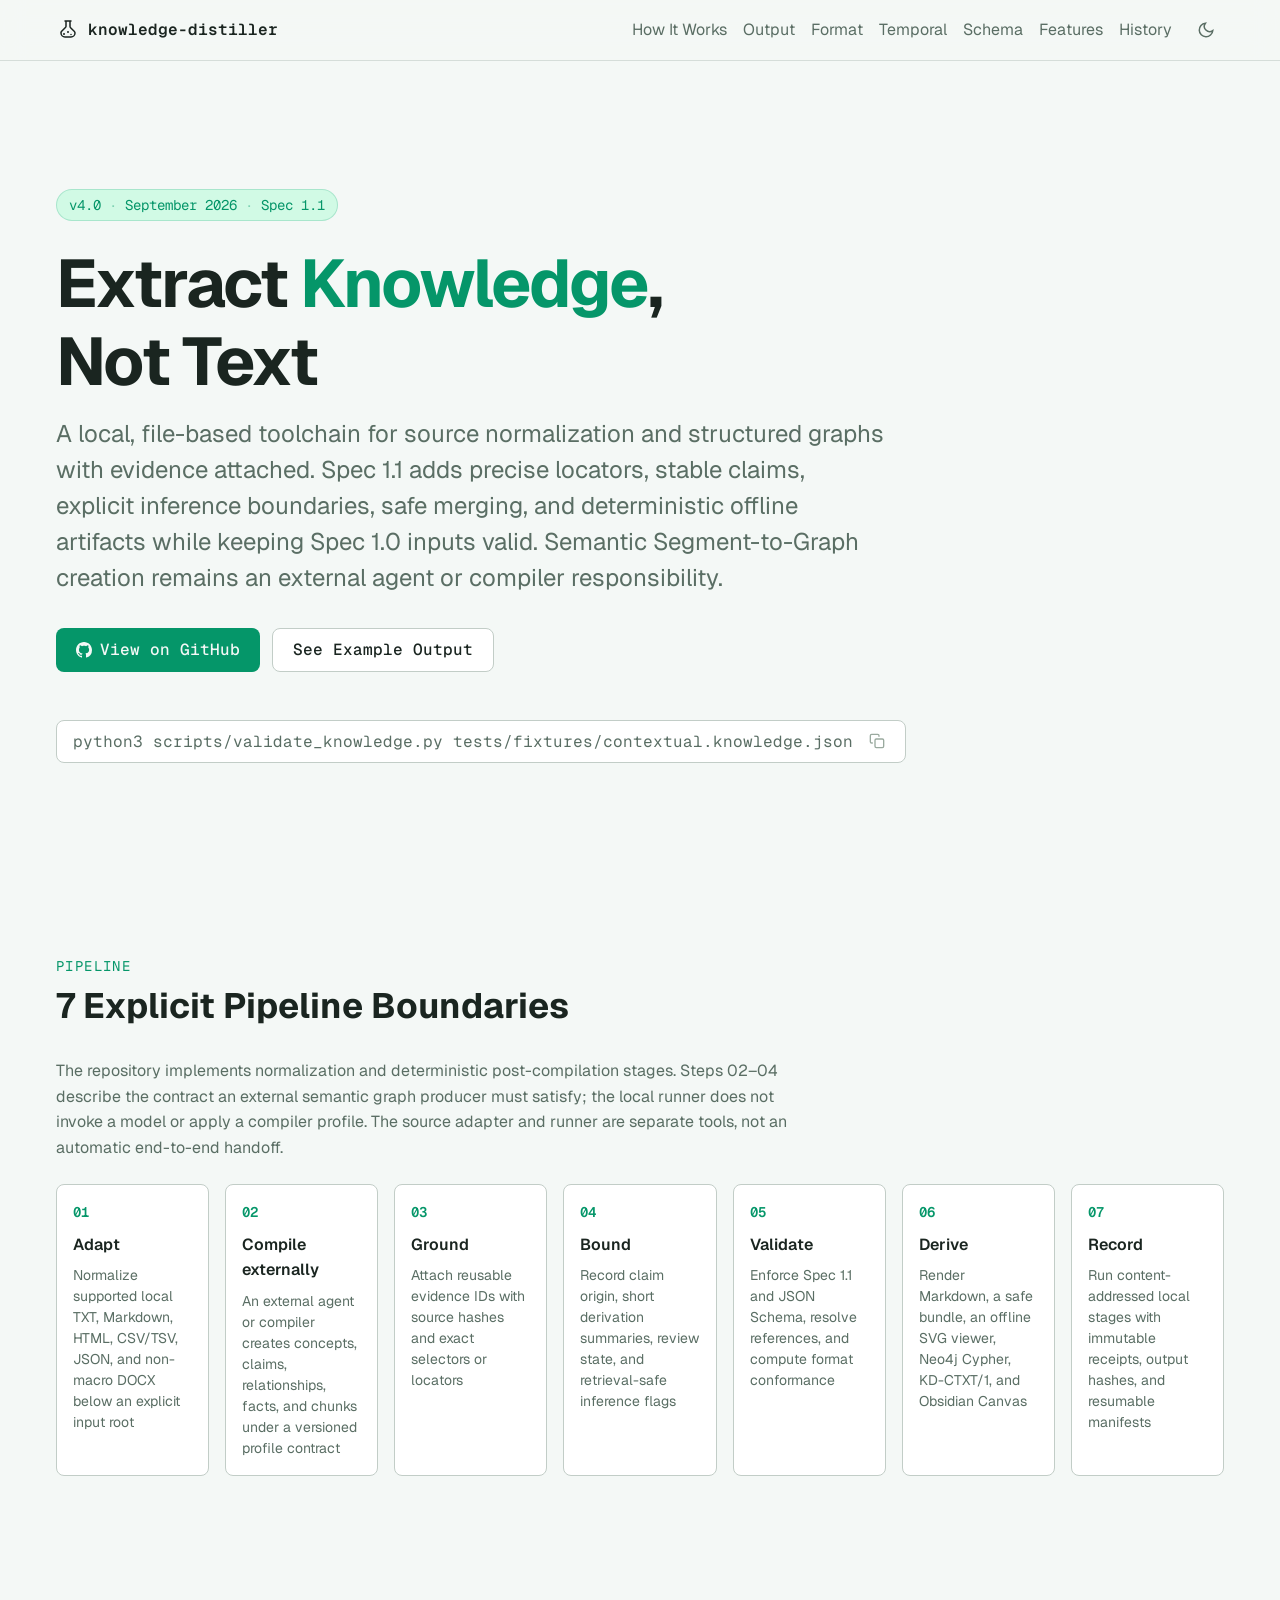
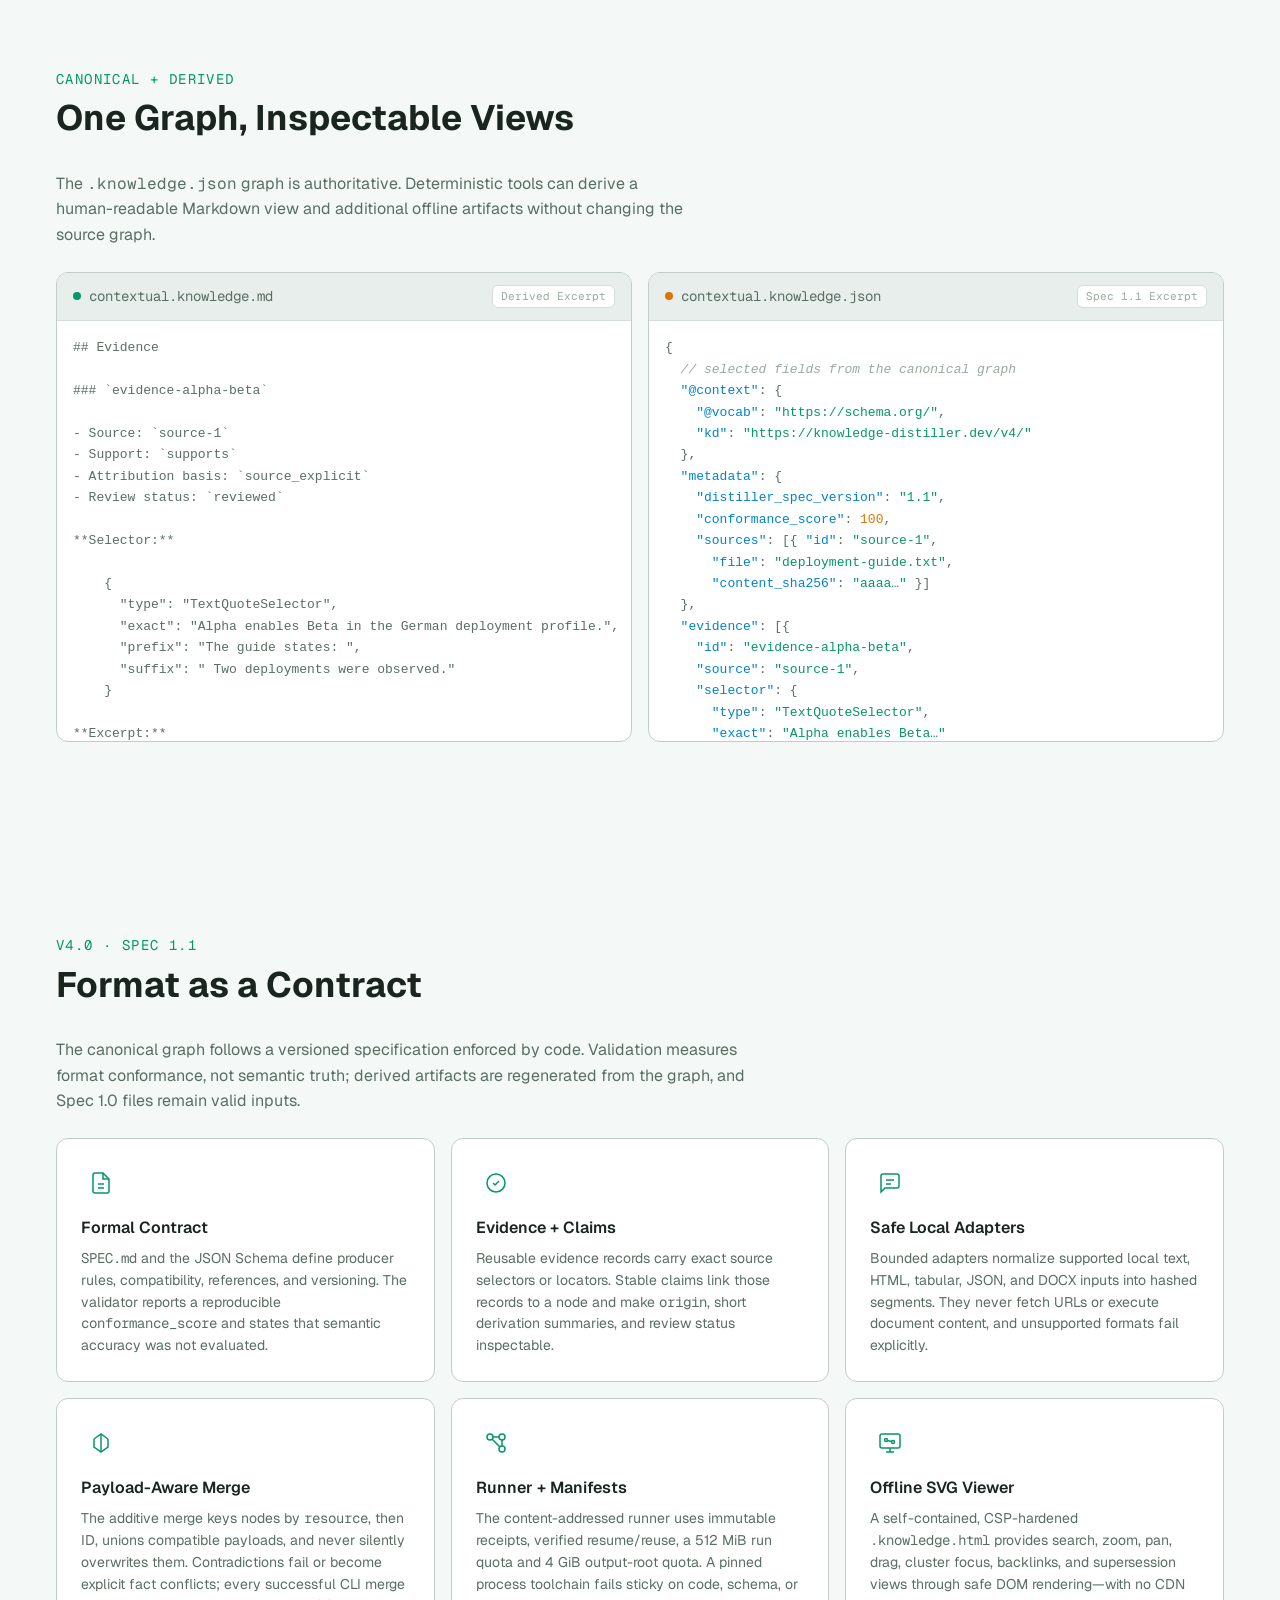
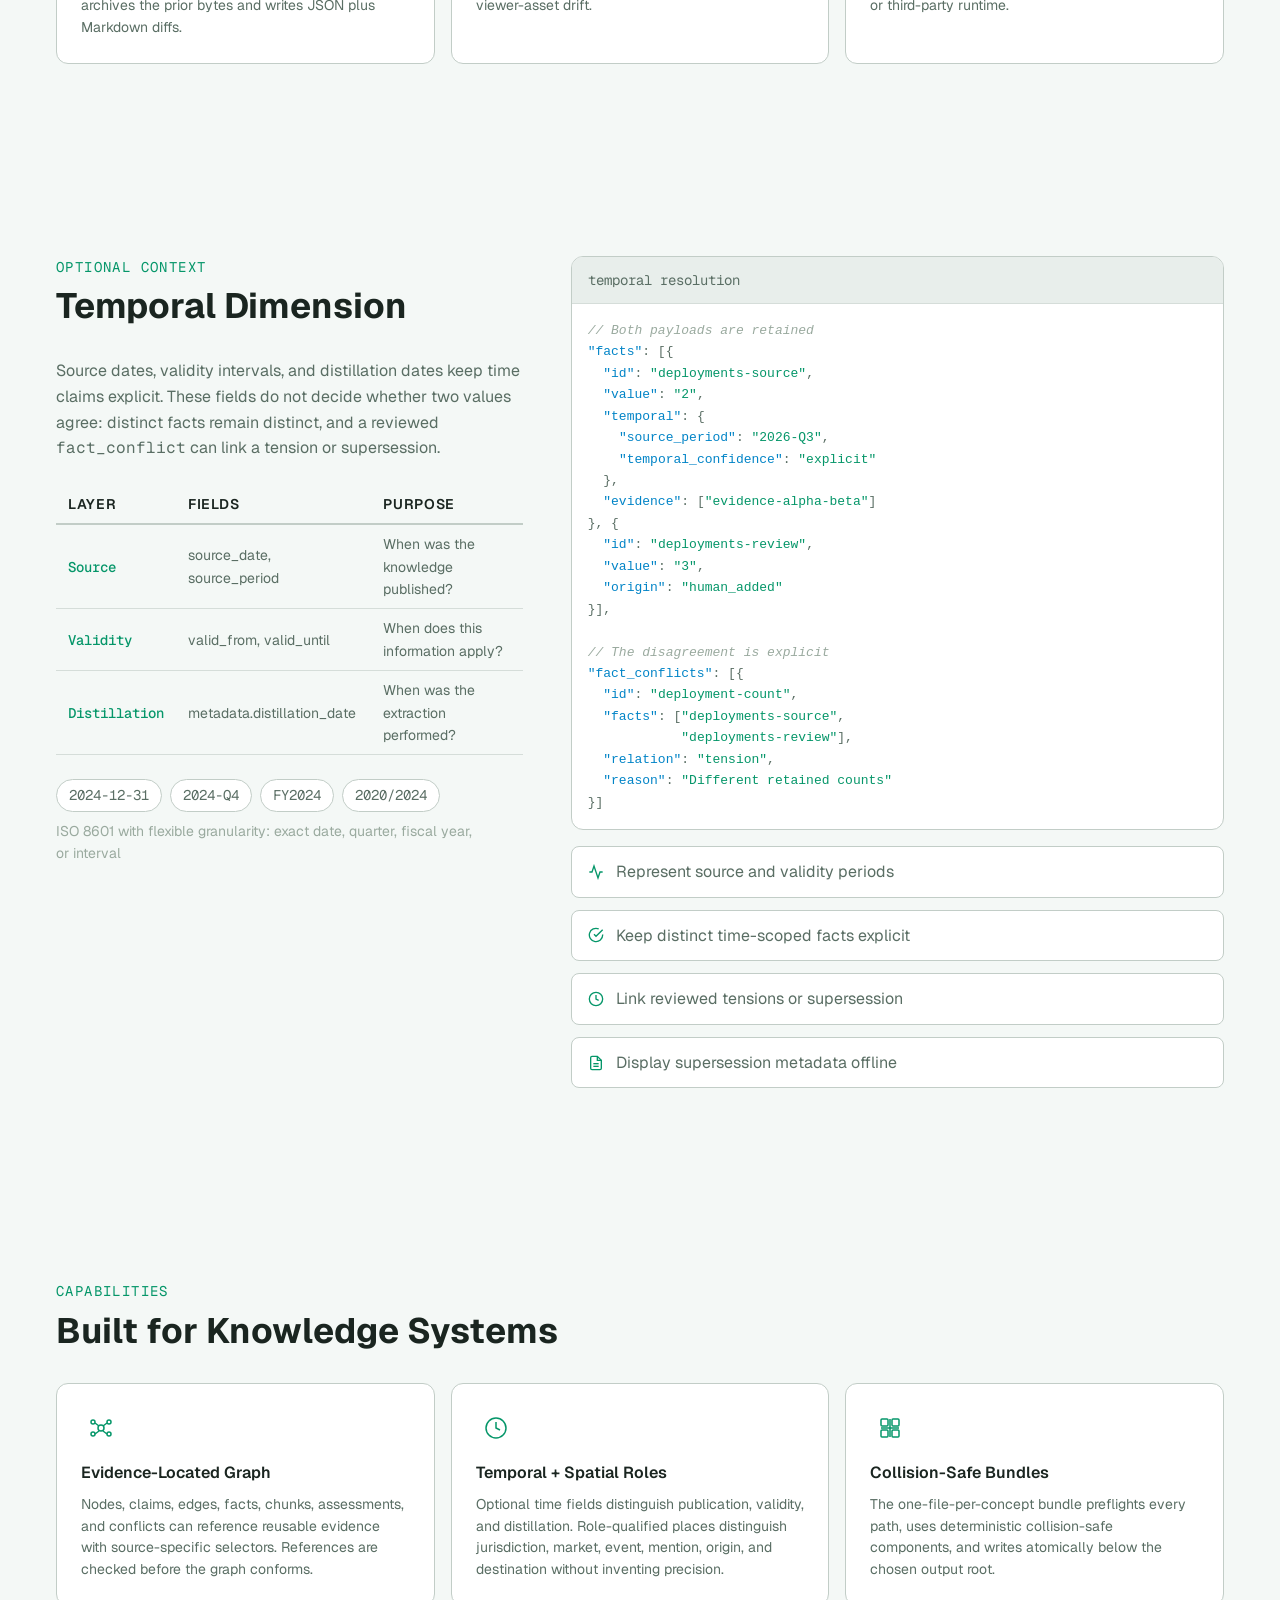
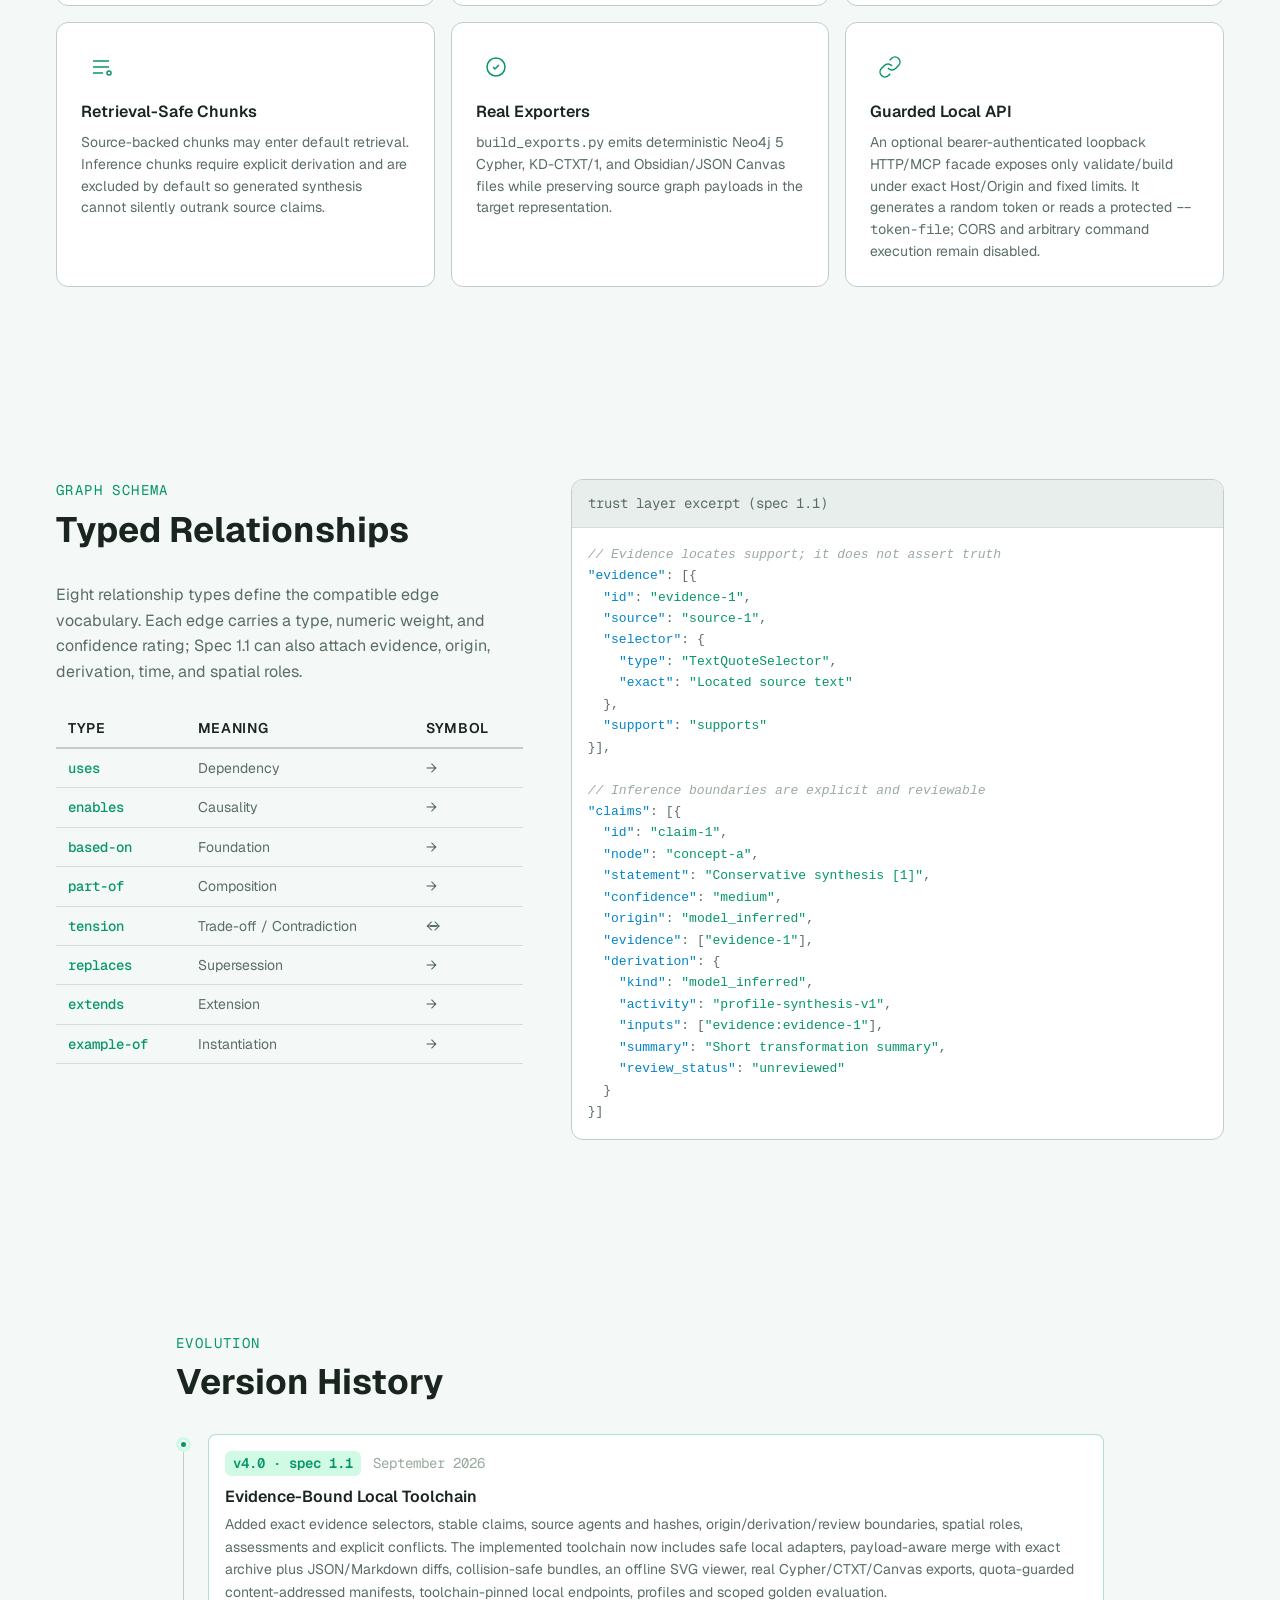
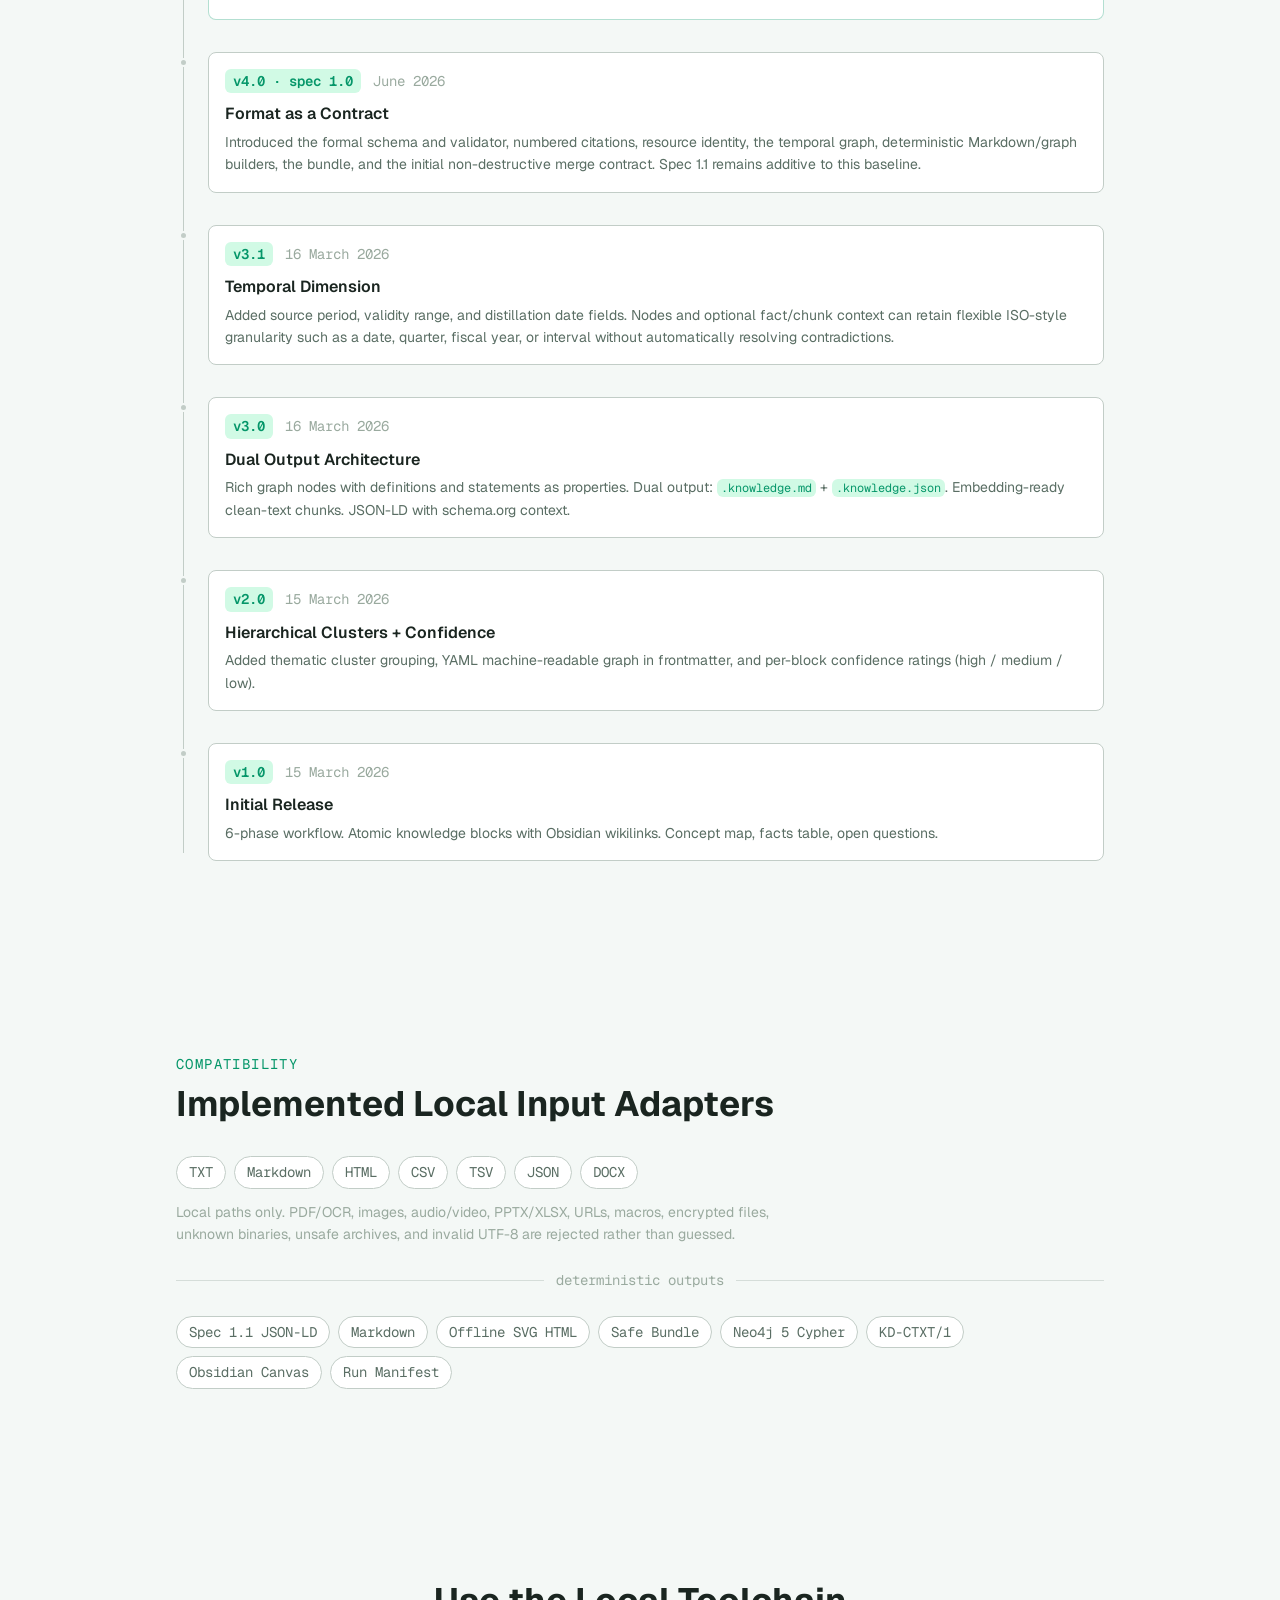
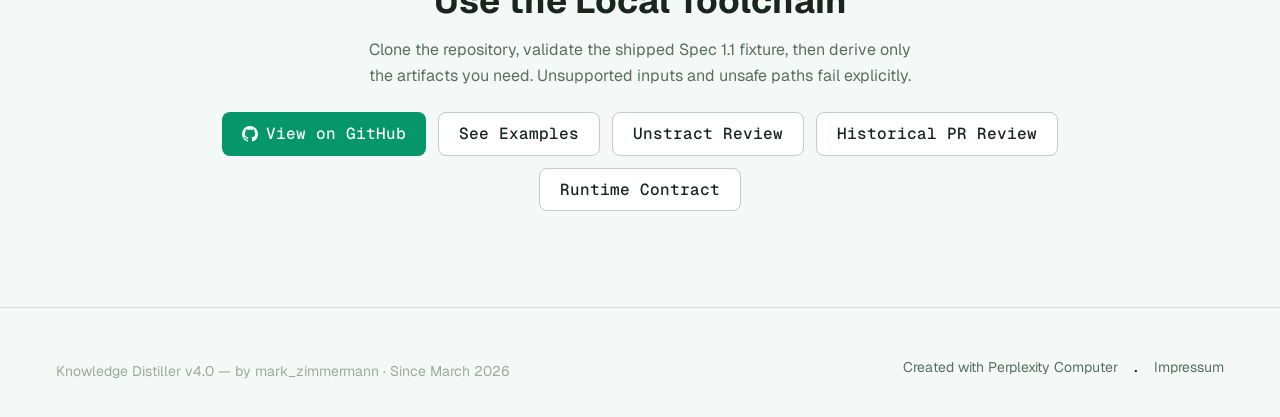
<file: index.html>
<!DOCTYPE html>
<html lang="en">
<head>
<!--
   ______                            __
  / ____/___  ____ ___  ____  __  __/ /____  _____
 / /   / __ \/ __ `__ \/ __ \/ / / / __/ _ \/ ___/
/ /___/ /_/ / / / / / / /_/ / /_/ / /_/  __/ /
\____/\____/_/ /_/ /_/ .___/\__,_/\__/\___/_/
                    /_/
        Created with Perplexity Computer
        https://www.perplexity.ai/computer
-->

<!-- Perplexity Computer Attribution — SEO Meta Tags -->
<meta name="generator" content="Perplexity Computer">
<meta name="author" content="Perplexity Computer">
<meta property="og:see_also" content="https://www.perplexity.ai/computer">
<link rel="author" href="https://www.perplexity.ai/computer">

<meta charset="UTF-8">
<meta name="viewport" content="width=device-width, initial-scale=1.0">
<title>Knowledge Distiller — Extract Knowledge, Not Text</title>
<meta name="description" content="A local graph toolchain with source normalization, evidence-linked Spec 1.1 contracts, deterministic validation, safe merging, offline rendering, and reproducible exports.">

<!-- Open Graph -->
<meta property="og:title" content="Knowledge Distiller v4.0">
<meta property="og:description" content="Normalize supported local sources, then validate and render externally authored evidence-linked Spec 1.1 graphs.">
<meta property="og:type" content="website">

<!-- Fonts: Geist (technical, precise) -->
<link rel="preconnect" href="https://fonts.googleapis.com">
<link rel="preconnect" href="https://fonts.gstatic.com" crossorigin>
<link href="https://fonts.googleapis.com/css2?family=Geist:wght@300..800&family=Geist+Mono:wght@300..700&display=swap" rel="stylesheet">

<!-- Stylesheets -->
<link rel="stylesheet" href="./base.css">
<link rel="stylesheet" href="./style.css">

<!-- JSON-LD -->
<script type="application/ld+json">
{
  "@context": "https://schema.org",
  "@type": "SoftwareSourceCode",
  "name": "Knowledge Distiller",
  "description": "Local toolchain for source normalization plus deterministic validation, safe merging and offline rendering of evidence-linked Spec 1.1 graphs.",
  "programmingLanguage": "Python",
  "codeRepository": "https://github.com/GodModeAI2025/knowledge-distiller",
  "version": "4.0 / Spec 1.1",
  "dateCreated": "2026-03-15",
  "dateModified": "2026-09-04",
  "creator": {
    "@type": "SoftwareApplication",
    "name": "Perplexity Computer",
    "url": "https://www.perplexity.ai/computer"
  }
}
</script>
</head>
<body>

<!-- ===== Header ===== -->
<header class="header">
  <div class="container header__inner">
    <a href="#" class="header__logo" aria-label="Knowledge Distiller Home">
      <!-- SVG Logo: distillation flask/graph node -->
      <svg width="24" height="24" viewBox="0 0 24 24" fill="none" stroke="currentColor" stroke-width="1.5" stroke-linecap="round" stroke-linejoin="round" aria-hidden="true">
        <path d="M9 3h6M10 3v5.172a2 2 0 0 1-.586 1.414L5.414 13.586A2 2 0 0 0 5 15v0a4 4 0 0 0 4 4h6a4 4 0 0 0 4-4v0a2 2 0 0 0-.586-1.414l-3.828-3.828A2 2 0 0 1 14 8.172V3"/>
        <circle cx="8" cy="16" r="1" fill="currentColor" stroke="none"/>
        <circle cx="12" cy="14" r="1" fill="currentColor" stroke="none"/>
        <circle cx="15" cy="16.5" r="0.75" fill="currentColor" stroke="none"/>
      </svg>
      knowledge-distiller
    </a>

    <nav class="header__nav">
      <a href="#how-it-works">How It Works</a>
      <a href="#output">Output</a>
      <a href="#format">Format</a>
      <a href="#temporal">Temporal</a>
      <a href="#schema">Schema</a>
      <a href="#features">Features</a>
      <a href="#history">History</a>
      <button data-theme-toggle aria-label="Switch to light mode" class="theme-toggle">
        <svg width="18" height="18" viewBox="0 0 24 24" fill="none" stroke="currentColor" stroke-width="2"><circle cx="12" cy="12" r="5"/><path d="M12 1v2M12 21v2M4.22 4.22l1.42 1.42M18.36 18.36l1.42 1.42M1 12h2M21 12h2M4.22 19.78l1.42-1.42M18.36 5.64l1.42-1.42"/></svg>
      </button>
    </nav>
  </div>
</header>

<!-- ===== Hero ===== -->
<section class="hero">
  <div class="container">
    <div class="hero__badge">
      <span>v4.0</span>
      <span>September 2026</span>
      <span>Spec 1.1</span>
    </div>
    <h1 class="hero__title">
      Extract <span class="hero__accent">Knowledge</span>, Not&nbsp;Text
    </h1>
    <p class="hero__subtitle">
      A local, file-based toolchain for source normalization and structured graphs with evidence attached.
      Spec 1.1 adds precise locators, stable claims, explicit inference boundaries,
      safe merging, and deterministic offline artifacts while keeping Spec 1.0 inputs valid.
      Semantic Segment-to-Graph creation remains an external agent or compiler responsibility.
    </p>
    <div class="hero__actions">
      <a href="https://github.com/GodModeAI2025/knowledge-distiller" target="_blank" rel="noopener noreferrer" class="btn btn--primary">
        <svg width="16" height="16" viewBox="0 0 24 24" fill="currentColor"><path d="M12 0C5.37 0 0 5.37 0 12c0 5.31 3.435 9.795 8.205 11.385.6.105.825-.255.825-.57 0-.285-.015-1.23-.015-2.235-3.015.555-3.795-.735-4.035-1.41-.135-.345-.72-1.41-1.23-1.695-.42-.225-1.02-.78-.015-.795.945-.015 1.62.87 1.845 1.23 1.08 1.815 2.805 1.305 3.495.99.105-.78.42-1.305.765-1.605-2.67-.3-5.46-1.335-5.46-5.925 0-1.305.465-2.385 1.23-3.225-.12-.3-.54-1.53.12-3.18 0 0 1.005-.315 3.3 1.23.96-.27 1.98-.405 3-.405s2.04.135 3 .405c2.295-1.56 3.3-1.23 3.3-1.23.66 1.65.24 2.88.12 3.18.765.84 1.23 1.905 1.23 3.225 0 4.605-2.805 5.625-5.475 5.925.435.375.81 1.095.81 2.22 0 1.605-.015 2.895-.015 3.3 0 .315.225.69.825.57A12.02 12.02 0 0 0 24 12c0-6.63-5.37-12-12-12z"/></svg>
        View on GitHub
      </a>
      <a href="#output" class="btn btn--secondary">See Example Output</a>
    </div>
    <div class="install-cmd">
      <span class="install-cmd__text">python3 scripts/validate_knowledge.py tests/fixtures/contextual.knowledge.json</span>
      <button class="install-cmd__copy" aria-label="Copy command" onclick="navigator.clipboard&&navigator.clipboard.writeText('python3 scripts/validate_knowledge.py tests/fixtures/contextual.knowledge.json')">
        <svg width="16" height="16" viewBox="0 0 24 24" fill="none" stroke="currentColor" stroke-width="2" stroke-linecap="round" stroke-linejoin="round"><rect x="9" y="9" width="13" height="13" rx="2"/><path d="M5 15H4a2 2 0 0 1-2-2V4a2 2 0 0 1 2-2h9a2 2 0 0 1 2 2v1"/></svg>
      </button>
    </div>
  </div>
</section>

<!-- ===== How It Works ===== -->
<section id="how-it-works" class="section fade-in">
  <div class="container">
    <div class="section__label">Pipeline</div>
    <h2 class="section__title">7 Explicit Pipeline Boundaries</h2>
    <p style="color: var(--color-text-muted); margin-bottom: var(--space-6); max-width: 68ch; font-size: var(--text-sm); line-height: 1.6;">
      The repository implements normalization and deterministic post-compilation stages. Steps 02–04
      describe the contract an external semantic graph producer must satisfy; the local runner does not
      invoke a model or apply a compiler profile. The source adapter and runner are separate tools, not
      an automatic end-to-end handoff.
    </p>
    <div class="pipeline">
      <div class="pipeline__step">
        <span class="pipeline__number">01</span>
        <span class="pipeline__name">Adapt</span>
        <span class="pipeline__desc">Normalize supported local TXT, Markdown, HTML, CSV/TSV, JSON, and non-macro DOCX below an explicit input root</span>
      </div>
      <div class="pipeline__step">
        <span class="pipeline__number">02</span>
        <span class="pipeline__name">Compile externally</span>
        <span class="pipeline__desc">An external agent or compiler creates concepts, claims, relationships, facts, and chunks under a versioned profile contract</span>
      </div>
      <div class="pipeline__step">
        <span class="pipeline__number">03</span>
        <span class="pipeline__name">Ground</span>
        <span class="pipeline__desc">Attach reusable evidence IDs with source hashes and exact selectors or locators</span>
      </div>
      <div class="pipeline__step">
        <span class="pipeline__number">04</span>
        <span class="pipeline__name">Bound</span>
        <span class="pipeline__desc">Record claim origin, short derivation summaries, review state, and retrieval-safe inference flags</span>
      </div>
      <div class="pipeline__step">
        <span class="pipeline__number">05</span>
        <span class="pipeline__name">Validate</span>
        <span class="pipeline__desc">Enforce Spec 1.1 and JSON Schema, resolve references, and compute format conformance</span>
      </div>
      <div class="pipeline__step">
        <span class="pipeline__number">06</span>
        <span class="pipeline__name">Derive</span>
        <span class="pipeline__desc">Render Markdown, a safe bundle, an offline SVG viewer, Neo4j Cypher, KD-CTXT/1, and Obsidian Canvas</span>
      </div>
      <div class="pipeline__step">
        <span class="pipeline__number">07</span>
        <span class="pipeline__name">Record</span>
        <span class="pipeline__desc">Run content-addressed local stages with immutable receipts, output hashes, and resumable manifests</span>
      </div>
    </div>
  </div>
</section>

<!-- ===== Canonical and Derived Example ===== -->
<section id="output" class="dual-output fade-in">
  <div class="container">
    <div class="section__label">Canonical + Derived</div>
    <h2 class="section__title">One Graph, Inspectable Views</h2>
    <p style="color: var(--color-text-muted); margin-bottom: var(--space-6); max-width: 60ch; font-size: var(--text-sm);">
      The <code>.knowledge.json</code> graph is authoritative. Deterministic tools can derive a
      human-readable Markdown view and additional offline artifacts without changing the source graph.
    </p>

    <div class="dual-output__grid">
      <!-- Markdown Card -->
      <div class="output-card">
        <div class="output-card__header">
          <span class="output-card__dot output-card__dot--md"></span>
          <span class="output-card__filename">contextual.knowledge.md</span>
          <span class="output-card__tag">Derived Excerpt</span>
        </div>
        <div class="output-card__body">
<pre id="contextual-markdown-excerpt">## Evidence

### `evidence-alpha-beta`

- Source: `source-1`
- Support: `supports`
- Attribution basis: `source_explicit`
- Review status: `reviewed`

**Selector:**

    {
      "type": "TextQuoteSelector",
      "exact": "Alpha enables Beta in the German deployment profile.",
      "prefix": "The guide states: ",
      "suffix": " Two deployments were observed."
    }

**Excerpt:**

    "Alpha enables Beta in the German deployment profile."</pre>
        </div>
      </div>

      <!-- JSON Card -->
      <div class="output-card">
        <div class="output-card__header">
          <span class="output-card__dot output-card__dot--json"></span>
          <span class="output-card__filename">contextual.knowledge.json</span>
          <span class="output-card__tag">Spec 1.1 Excerpt</span>
        </div>
        <div class="output-card__body">
<pre>{
  <span class="code-comment">// selected fields from the canonical graph</span>
  <span class="code-key">"@context"</span>: {
    <span class="code-key">"@vocab"</span>: <span class="code-str">"https://schema.org/"</span>,
    <span class="code-key">"kd"</span>: <span class="code-str">"https://knowledge-distiller.dev/v4/"</span>
  },
  <span class="code-key">"metadata"</span>: {
    <span class="code-key">"distiller_spec_version"</span>: <span class="code-str">"1.1"</span>,
    <span class="code-key">"conformance_score"</span>: <span class="code-num">100</span>,
    <span class="code-key">"sources"</span>: [{ <span class="code-key">"id"</span>: <span class="code-str">"source-1"</span>,
      <span class="code-key">"file"</span>: <span class="code-str">"deployment-guide.txt"</span>,
      <span class="code-key">"content_sha256"</span>: <span class="code-str">"aaaa…"</span> }]
  },
  <span class="code-key">"evidence"</span>: [{
    <span class="code-key">"id"</span>: <span class="code-str">"evidence-alpha-beta"</span>,
    <span class="code-key">"source"</span>: <span class="code-str">"source-1"</span>,
    <span class="code-key">"selector"</span>: {
      <span class="code-key">"type"</span>: <span class="code-str">"TextQuoteSelector"</span>,
      <span class="code-key">"exact"</span>: <span class="code-str">"Alpha enables Beta…"</span>
    },
    <span class="code-key">"support"</span>: <span class="code-str">"supports"</span>
  }],
  <span class="code-key">"nodes"</span>: [{
    <span class="code-key">"id"</span>: <span class="code-str">"alpha"</span>,
    <span class="code-key">"resource"</span>: <span class="code-str">"urn:kd:concept:alpha"</span>,
    <span class="code-key">"statements"</span>: [<span class="code-str">"Alpha enables Beta… [1]"</span>],
    <span class="code-key">"evidence"</span>: [<span class="code-str">"evidence-alpha-beta"</span>],
    <span class="code-key">"claim_ids"</span>: [<span class="code-str">"claim-alpha-enables-beta"</span>]
  }],
  <span class="code-key">"claims"</span>: [{
    <span class="code-key">"id"</span>: <span class="code-str">"claim-alpha-enables-beta"</span>,
    <span class="code-key">"node"</span>: <span class="code-str">"alpha"</span>,
    <span class="code-key">"origin"</span>: <span class="code-str">"source_stated"</span>,
    <span class="code-key">"evidence"</span>: [<span class="code-str">"evidence-alpha-beta"</span>],
    <span class="code-key">"review_status"</span>: <span class="code-str">"reviewed"</span>
  }]
}</pre>
        </div>
      </div>
    </div>
  </div>
</section>

<!-- ===== Format as a Contract ===== -->
<section id="format" class="section fade-in">
  <div class="container">
    <div class="section__label">v4.0 · Spec 1.1</div>
    <h2 class="section__title">Format as a Contract</h2>
    <p style="color: var(--color-text-muted); margin-bottom: var(--space-6); max-width: 64ch; font-size: var(--text-sm); line-height: 1.6;">
      The canonical graph follows a versioned specification enforced by code. Validation measures
      format conformance, not semantic truth; derived artifacts are regenerated from the graph,
      and Spec 1.0 files remain valid inputs.
    </p>
    <div class="features-grid">
      <div class="feature-card">
        <div class="feature-card__icon">
          <svg width="24" height="24" viewBox="0 0 24 24" fill="none" stroke="currentColor" stroke-width="1.5"><path d="M14 2H6a2 2 0 0 0-2 2v16a2 2 0 0 0 2 2h12a2 2 0 0 0 2-2V8z"/><path d="M14 2v6h6"/><path d="M9 13h6M9 17h6"/></svg>
        </div>
        <div class="feature-card__title">Formal Contract</div>
        <div class="feature-card__desc"><code>SPEC.md</code> and the JSON Schema define producer rules, compatibility, references, and versioning. The validator reports a reproducible <code>conformance_score</code> and states that semantic accuracy was not evaluated.</div>
      </div>
      <div class="feature-card">
        <div class="feature-card__icon">
          <svg width="24" height="24" viewBox="0 0 24 24" fill="none" stroke="currentColor" stroke-width="1.5"><path d="M9 12l2 2 4-4"/><path d="M21 12a9 9 0 1 1-18 0 9 9 0 0 1 18 0z"/></svg>
        </div>
        <div class="feature-card__title">Evidence + Claims</div>
        <div class="feature-card__desc">Reusable evidence records carry exact source selectors or locators. Stable claims link those records to a node and make <code>origin</code>, short derivation summaries, and review status inspectable.</div>
      </div>
      <div class="feature-card">
        <div class="feature-card__icon">
          <svg width="24" height="24" viewBox="0 0 24 24" fill="none" stroke="currentColor" stroke-width="1.5"><path d="M21 15a2 2 0 0 1-2 2H7l-4 4V5a2 2 0 0 1 2-2h14a2 2 0 0 1 2 2z"/><path d="M8 9h8M8 13h5"/></svg>
        </div>
        <div class="feature-card__title">Safe Local Adapters</div>
        <div class="feature-card__desc">Bounded adapters normalize supported local text, HTML, tabular, JSON, and DOCX inputs into hashed segments. They never fetch URLs or execute document content, and unsupported formats fail explicitly.</div>
      </div>
      <div class="feature-card">
        <div class="feature-card__icon">
          <svg width="24" height="24" viewBox="0 0 24 24" fill="none" stroke="currentColor" stroke-width="1.5"><path d="M12 3v18"/><path d="M5 8l7-5 7 5"/><path d="M5 8v8l7 5 7-5V8"/></svg>
        </div>
        <div class="feature-card__title">Payload-Aware Merge</div>
        <div class="feature-card__desc">The additive merge keys nodes by <code>resource</code>, then ID, unions compatible payloads, and never silently overwrites them. Contradictions fail or become explicit fact conflicts; every successful CLI merge archives the prior bytes and writes JSON plus Markdown diffs.</div>
      </div>
      <div class="feature-card">
        <div class="feature-card__icon">
          <svg width="24" height="24" viewBox="0 0 24 24" fill="none" stroke="currentColor" stroke-width="1.5"><circle cx="6" cy="6" r="3"/><circle cx="18" cy="18" r="3"/><circle cx="18" cy="6" r="3"/><path d="M9 6h6M18 9v6M8.5 8.5l7 7"/></svg>
        </div>
        <div class="feature-card__title">Runner + Manifests</div>
        <div class="feature-card__desc">The content-addressed runner uses immutable receipts, verified resume/reuse, a 512 MiB run quota and 4 GiB output-root quota. A pinned process toolchain fails sticky on code, schema, or viewer-asset drift.</div>
      </div>
      <div class="feature-card">
        <div class="feature-card__icon">
          <svg width="24" height="24" viewBox="0 0 24 24" fill="none" stroke="currentColor" stroke-width="1.5"><rect x="2" y="3" width="20" height="14" rx="2"/><path d="M8 21h8M12 17v4"/><circle cx="8" cy="9" r="1.5"/><circle cx="15" cy="11" r="1.5"/><path d="M9.3 9.6l4.4 1"/></svg>
        </div>
        <div class="feature-card__title">Offline SVG Viewer</div>
        <div class="feature-card__desc">A self-contained, CSP-hardened <code>.knowledge.html</code> provides search, zoom, pan, drag, cluster focus, backlinks, and supersession views through safe DOM rendering—with no CDN or third-party runtime.</div>
      </div>
    </div>
  </div>
</section>

<!-- ===== Temporal Dimension ===== -->
<section id="temporal" class="section fade-in">
  <div class="container">
    <div class="two-col--wide-right two-col">
      <div>
        <div class="section__label">Optional Context</div>
        <h2 class="section__title">Temporal Dimension</h2>
        <p style="color: var(--color-text-muted); font-size: var(--text-sm); margin-bottom: var(--space-6); line-height: 1.6;">
          Source dates, validity intervals, and distillation dates keep time claims explicit.
          These fields do not decide whether two values agree: distinct facts remain distinct,
          and a reviewed <code>fact_conflict</code> can link a tension or supersession.
        </p>
        <table class="edge-table">
          <thead>
            <tr><th>Layer</th><th>Fields</th><th>Purpose</th></tr>
          </thead>
          <tbody>
            <tr>
              <td>Source</td>
              <td>source_date, source_period</td>
              <td>When was the knowledge published?</td>
            </tr>
            <tr>
              <td>Validity</td>
              <td>valid_from, valid_until</td>
              <td>When does this information apply?</td>
            </tr>
            <tr>
              <td>Distillation</td>
              <td>metadata.distillation_date</td>
              <td>When was the extraction performed?</td>
            </tr>
          </tbody>
        </table>
        <div style="margin-top: var(--space-6);">
          <div class="temporal-formats">
            <span class="format-tag">2024-12-31</span>
            <span class="format-tag">2024-Q4</span>
            <span class="format-tag">FY2024</span>
            <span class="format-tag">2020/2024</span>
          </div>
          <p style="color: var(--color-text-faint); font-size: var(--text-xs); margin-top: var(--space-2);">
            ISO 8601 with flexible granularity: exact date, quarter, fiscal year, or interval
          </p>
        </div>
      </div>
      <div>
        <div class="schema-block">
          <div class="schema-block__header">
            <span>temporal resolution</span>
          </div>
          <div class="schema-block__body">
<pre><span class="code-comment">// Both payloads are retained</span>
<span class="code-key">"facts"</span>: [{
  <span class="code-key">"id"</span>: <span class="code-str">"deployments-source"</span>,
  <span class="code-key">"value"</span>: <span class="code-str">"2"</span>,
  <span class="code-key">"temporal"</span>: {
    <span class="code-key">"source_period"</span>: <span class="code-str">"2026-Q3"</span>,
    <span class="code-key">"temporal_confidence"</span>: <span class="code-str">"explicit"</span>
  },
  <span class="code-key">"evidence"</span>: [<span class="code-str">"evidence-alpha-beta"</span>]
}, {
  <span class="code-key">"id"</span>: <span class="code-str">"deployments-review"</span>,
  <span class="code-key">"value"</span>: <span class="code-str">"3"</span>,
  <span class="code-key">"origin"</span>: <span class="code-str">"human_added"</span>
}],

<span class="code-comment">// The disagreement is explicit</span>
<span class="code-key">"fact_conflicts"</span>: [{
  <span class="code-key">"id"</span>: <span class="code-str">"deployment-count"</span>,
  <span class="code-key">"facts"</span>: [<span class="code-str">"deployments-source"</span>,
            <span class="code-str">"deployments-review"</span>],
  <span class="code-key">"relation"</span>: <span class="code-str">"tension"</span>,
  <span class="code-key">"reason"</span>: <span class="code-str">"Different retained counts"</span>
}]</pre>
          </div>
        </div>

        <div class="temporal-capabilities" style="margin-top: var(--space-4);">
          <div class="temporal-cap">
            <svg width="16" height="16" viewBox="0 0 24 24" fill="none" stroke="var(--color-primary)" stroke-width="2"><polyline points="22 12 18 12 15 21 9 3 6 12 2 12"/></svg>
            <span>Represent source and validity periods</span>
          </div>
          <div class="temporal-cap">
            <svg width="16" height="16" viewBox="0 0 24 24" fill="none" stroke="var(--color-primary)" stroke-width="2"><path d="M22 11.08V12a10 10 0 1 1-5.93-9.14"/><polyline points="22 4 12 14.01 9 11.01"/></svg>
            <span>Keep distinct time-scoped facts explicit</span>
          </div>
          <div class="temporal-cap">
            <svg width="16" height="16" viewBox="0 0 24 24" fill="none" stroke="var(--color-primary)" stroke-width="2"><circle cx="12" cy="12" r="10"/><polyline points="12 6 12 12 16 14"/></svg>
            <span>Link reviewed tensions or supersession</span>
          </div>
          <div class="temporal-cap">
            <svg width="16" height="16" viewBox="0 0 24 24" fill="none" stroke="var(--color-primary)" stroke-width="2"><path d="M14 2H6a2 2 0 0 0-2 2v16a2 2 0 0 0 2 2h12a2 2 0 0 0 2-2V8z"/><polyline points="14 2 14 8 20 8"/><line x1="16" y1="13" x2="8" y2="13"/><line x1="16" y1="17" x2="8" y2="17"/></svg>
            <span>Display supersession metadata offline</span>
          </div>
        </div>
      </div>
    </div>
  </div>
</section>

<!-- ===== Features ===== -->
<section id="features" class="section fade-in">
  <div class="container">
    <div class="section__label">Capabilities</div>
    <h2 class="section__title">Built for Knowledge Systems</h2>
    <div class="features-grid">
      <div class="feature-card">
        <div class="feature-card__icon">
          <svg width="24" height="24" viewBox="0 0 24 24" fill="none" stroke="currentColor" stroke-width="1.5"><circle cx="12" cy="12" r="3"/><circle cx="4" cy="6" r="2"/><circle cx="20" cy="6" r="2"/><circle cx="4" cy="18" r="2"/><circle cx="20" cy="18" r="2"/><path d="M6 7l4 3M14 15l4 3M18 7l-4 3M10 15l-4 3"/></svg>
        </div>
        <div class="feature-card__title">Evidence-Located Graph</div>
        <div class="feature-card__desc">Nodes, claims, edges, facts, chunks, assessments, and conflicts can reference reusable evidence with source-specific selectors. References are checked before the graph conforms.</div>
      </div>
      <div class="feature-card">
        <div class="feature-card__icon">
          <svg width="24" height="24" viewBox="0 0 24 24" fill="none" stroke="currentColor" stroke-width="1.5"><circle cx="12" cy="12" r="10"/><polyline points="12 6 12 12 16 14"/></svg>
        </div>
        <div class="feature-card__title">Temporal + Spatial Roles</div>
        <div class="feature-card__desc">Optional time fields distinguish publication, validity, and distillation. Role-qualified places distinguish jurisdiction, market, event, mention, origin, and destination without inventing precision.</div>
      </div>
      <div class="feature-card">
        <div class="feature-card__icon">
          <svg width="24" height="24" viewBox="0 0 24 24" fill="none" stroke="currentColor" stroke-width="1.5"><path d="M12 3v18M3 12h18"/><rect x="3" y="3" width="7" height="7" rx="1"/><rect x="14" y="3" width="7" height="7" rx="1"/><rect x="3" y="14" width="7" height="7" rx="1"/><rect x="14" y="14" width="7" height="7" rx="1"/></svg>
        </div>
        <div class="feature-card__title">Collision-Safe Bundles</div>
        <div class="feature-card__desc">The one-file-per-concept bundle preflights every path, uses deterministic collision-safe components, and writes atomically below the chosen output root.</div>
      </div>
      <div class="feature-card">
        <div class="feature-card__icon">
          <svg width="24" height="24" viewBox="0 0 24 24" fill="none" stroke="currentColor" stroke-width="1.5"><path d="M4 6h16M4 12h16M4 18h10"/><circle cx="20" cy="18" r="2"/></svg>
        </div>
        <div class="feature-card__title">Retrieval-Safe Chunks</div>
        <div class="feature-card__desc">Source-backed chunks may enter default retrieval. Inference chunks require explicit derivation and are excluded by default so generated synthesis cannot silently outrank source claims.</div>
      </div>
      <div class="feature-card">
        <div class="feature-card__icon">
          <svg width="24" height="24" viewBox="0 0 24 24" fill="none" stroke="currentColor" stroke-width="1.5"><path d="M9 12l2 2 4-4"/><path d="M21 12a9 9 0 1 1-18 0 9 9 0 0 1 18 0z"/></svg>
        </div>
        <div class="feature-card__title">Real Exporters</div>
        <div class="feature-card__desc"><code>build_exports.py</code> emits deterministic Neo4j 5 Cypher, KD-CTXT/1, and Obsidian/JSON Canvas files while preserving source graph payloads in the target representation.</div>
      </div>
      <div class="feature-card">
        <div class="feature-card__icon">
          <svg width="24" height="24" viewBox="0 0 24 24" fill="none" stroke="currentColor" stroke-width="1.5"><path d="M10 13a5 5 0 0 0 7.54.54l3-3a5 5 0 0 0-7.07-7.07l-1.72 1.71"/><path d="M14 11a5 5 0 0 0-7.54-.54l-3 3a5 5 0 0 0 7.07 7.07l1.71-1.71"/></svg>
        </div>
        <div class="feature-card__title">Guarded Local API</div>
        <div class="feature-card__desc">An optional bearer-authenticated loopback HTTP/MCP facade exposes only validate/build under exact Host/Origin and fixed limits. It generates a random token or reads a protected <code>--token-file</code>; CORS and arbitrary command execution remain disabled.</div>
      </div>
    </div>
  </div>
</section>

<!-- ===== Schema / Edge Types ===== -->
<section id="schema" class="section fade-in">
  <div class="container">
    <div class="two-col--wide-right two-col">
      <div>
        <div class="section__label">Graph Schema</div>
        <h2 class="section__title">Typed Relationships</h2>
        <p style="color: var(--color-text-muted); font-size: var(--text-sm); margin-bottom: var(--space-6); line-height: 1.6;">
          Eight relationship types define the compatible edge vocabulary.
          Each edge carries a type, numeric weight, and confidence rating; Spec 1.1 can also attach evidence, origin, derivation, time, and spatial roles.
        </p>
        <table class="edge-table">
          <thead>
            <tr><th>Type</th><th>Meaning</th><th>Symbol</th></tr>
          </thead>
          <tbody>
            <tr><td>uses</td><td>Dependency</td><td>&rarr;</td></tr>
            <tr><td>enables</td><td>Causality</td><td>&rarr;</td></tr>
            <tr><td>based-on</td><td>Foundation</td><td>&rarr;</td></tr>
            <tr><td>part-of</td><td>Composition</td><td>&rarr;</td></tr>
            <tr><td>tension</td><td>Trade-off / Contradiction</td><td>&harr;</td></tr>
            <tr><td>replaces</td><td>Supersession</td><td>&rarr;</td></tr>
            <tr><td>extends</td><td>Extension</td><td>&rarr;</td></tr>
            <tr><td>example-of</td><td>Instantiation</td><td>&rarr;</td></tr>
          </tbody>
        </table>
      </div>
      <div>
        <div class="schema-block">
          <div class="schema-block__header">
            <span>trust layer excerpt (spec 1.1)</span>
          </div>
          <div class="schema-block__body">
<pre><span class="code-comment">// Evidence locates support; it does not assert truth</span>
<span class="code-key">"evidence"</span>: [{
  <span class="code-key">"id"</span>: <span class="code-str">"evidence-1"</span>,
  <span class="code-key">"source"</span>: <span class="code-str">"source-1"</span>,
  <span class="code-key">"selector"</span>: {
    <span class="code-key">"type"</span>: <span class="code-str">"TextQuoteSelector"</span>,
    <span class="code-key">"exact"</span>: <span class="code-str">"Located source text"</span>
  },
  <span class="code-key">"support"</span>: <span class="code-str">"supports"</span>
}],

<span class="code-comment">// Inference boundaries are explicit and reviewable</span>
<span class="code-key">"claims"</span>: [{
  <span class="code-key">"id"</span>: <span class="code-str">"claim-1"</span>,
  <span class="code-key">"node"</span>: <span class="code-str">"concept-a"</span>,
  <span class="code-key">"statement"</span>: <span class="code-str">"Conservative synthesis [1]"</span>,
  <span class="code-key">"confidence"</span>: <span class="code-str">"medium"</span>,
  <span class="code-key">"origin"</span>: <span class="code-str">"model_inferred"</span>,
  <span class="code-key">"evidence"</span>: [<span class="code-str">"evidence-1"</span>],
  <span class="code-key">"derivation"</span>: {
    <span class="code-key">"kind"</span>: <span class="code-str">"model_inferred"</span>,
    <span class="code-key">"activity"</span>: <span class="code-str">"profile-synthesis-v1"</span>,
    <span class="code-key">"inputs"</span>: [<span class="code-str">"evidence:evidence-1"</span>],
    <span class="code-key">"summary"</span>: <span class="code-str">"Short transformation summary"</span>,
    <span class="code-key">"review_status"</span>: <span class="code-str">"unreviewed"</span>
  }
}]</pre>
          </div>
        </div>
      </div>
    </div>
  </div>
</section>

<!-- ===== Version History ===== -->
<section id="history" class="section fade-in">
  <div class="container container--narrow">
    <div class="section__label">Evolution</div>
    <h2 class="section__title">Version History</h2>
    <div class="timeline">
      <div class="timeline__item timeline__item--active">
        <div class="timeline__marker"></div>
        <div class="timeline__content">
          <div class="timeline__header">
            <span class="timeline__version">v4.0 · spec 1.1</span>
            <time class="timeline__date" datetime="2026-09-04">September 2026</time>
          </div>
          <div class="timeline__title">Evidence-Bound Local Toolchain</div>
          <div class="timeline__desc">
            Added exact evidence selectors, stable claims, source agents and hashes,
            origin/derivation/review boundaries, spatial roles, assessments and explicit conflicts.
            The implemented toolchain now includes safe local adapters, payload-aware merge with exact archive
            plus JSON/Markdown diffs,
            collision-safe bundles, an offline SVG viewer, real Cypher/CTXT/Canvas exports,
            quota-guarded content-addressed manifests, toolchain-pinned local endpoints, profiles and scoped golden evaluation.
          </div>
        </div>
      </div>
      <div class="timeline__item">
        <div class="timeline__marker"></div>
        <div class="timeline__content">
          <div class="timeline__header">
            <span class="timeline__version">v4.0 · spec 1.0</span>
            <time class="timeline__date" datetime="2026-06-26">June 2026</time>
          </div>
          <div class="timeline__title">Format as a Contract</div>
          <div class="timeline__desc">
            Introduced the formal schema and validator, numbered citations, resource identity,
            the temporal graph, deterministic Markdown/graph builders, the bundle, and the initial
            non-destructive merge contract. Spec 1.1 remains additive to this baseline.
          </div>
        </div>
      </div>
      <div class="timeline__item">
        <div class="timeline__marker"></div>
        <div class="timeline__content">
          <div class="timeline__header">
            <span class="timeline__version">v3.1</span>
            <time class="timeline__date" datetime="2026-03-16">16 March 2026</time>
          </div>
          <div class="timeline__title">Temporal Dimension</div>
          <div class="timeline__desc">
            Added source period, validity range, and distillation date fields.
            Nodes and optional fact/chunk context can retain flexible ISO-style granularity
            such as a date, quarter, fiscal year, or interval without automatically resolving contradictions.
          </div>
        </div>
      </div>
      <div class="timeline__item">
        <div class="timeline__marker"></div>
        <div class="timeline__content">
          <div class="timeline__header">
            <span class="timeline__version">v3.0</span>
            <time class="timeline__date" datetime="2026-03-16">16 March 2026</time>
          </div>
          <div class="timeline__title">Dual Output Architecture</div>
          <div class="timeline__desc">
            Rich graph nodes with definitions and statements as properties.
            Dual output: <code>.knowledge.md</code> + <code>.knowledge.json</code>.
            Embedding-ready clean-text chunks. JSON-LD with schema.org context.
          </div>
        </div>
      </div>
      <div class="timeline__item">
        <div class="timeline__marker"></div>
        <div class="timeline__content">
          <div class="timeline__header">
            <span class="timeline__version">v2.0</span>
            <time class="timeline__date" datetime="2026-03-15">15 March 2026</time>
          </div>
          <div class="timeline__title">Hierarchical Clusters + Confidence</div>
          <div class="timeline__desc">
            Added thematic cluster grouping, YAML machine-readable graph in frontmatter,
            and per-block confidence ratings (high / medium / low).
          </div>
        </div>
      </div>
      <div class="timeline__item">
        <div class="timeline__marker"></div>
        <div class="timeline__content">
          <div class="timeline__header">
            <span class="timeline__version">v1.0</span>
            <time class="timeline__date" datetime="2026-03-15">15 March 2026</time>
          </div>
          <div class="timeline__title">Initial Release</div>
          <div class="timeline__desc">
            6-phase workflow. Atomic knowledge blocks with Obsidian wikilinks.
            Concept map, facts table, open questions.
          </div>
        </div>
      </div>
    </div>
  </div>
</section>

<!-- ===== Implemented Inputs and Outputs ===== -->
<section class="section fade-in">
  <div class="container container--narrow">
    <div class="section__label">Compatibility</div>
    <h2 class="section__title">Implemented Local Input Adapters</h2>
    <div class="formats-list">
      <span class="format-tag">TXT</span>
      <span class="format-tag">Markdown</span>
      <span class="format-tag">HTML</span>
      <span class="format-tag">CSV</span>
      <span class="format-tag">TSV</span>
      <span class="format-tag">JSON</span>
      <span class="format-tag">DOCX</span>
    </div>
    <p style="color: var(--color-text-faint); font-size: var(--text-xs); margin-top: var(--space-3);">
      Local paths only. PDF/OCR, images, audio/video, PPTX/XLSX, URLs, macros, encrypted files,
      unknown binaries, unsafe archives, and invalid UTF-8 are rejected rather than guessed.
    </p>

    <div class="divider-label">deterministic outputs</div>

    <div class="formats-list">
      <span class="format-tag">Spec 1.1 JSON-LD</span>
      <span class="format-tag">Markdown</span>
      <span class="format-tag">Offline SVG HTML</span>
      <span class="format-tag">Safe Bundle</span>
      <span class="format-tag">Neo4j 5 Cypher</span>
      <span class="format-tag">KD-CTXT/1</span>
      <span class="format-tag">Obsidian Canvas</span>
      <span class="format-tag">Run Manifest</span>
    </div>
  </div>
</section>

<!-- ===== CTA ===== -->
<section class="section fade-in">
  <div class="container container--narrow" style="text-align: center;">
    <h2 class="section__title" style="margin-bottom: var(--space-4);">Use the Local Toolchain</h2>
    <p style="color: var(--color-text-muted); font-size: var(--text-sm); margin-bottom: var(--space-6); max-width: 50ch; margin-inline: auto;">
      Clone the repository, validate the shipped Spec 1.1 fixture, then derive only the artifacts you need.
      Unsupported inputs and unsafe paths fail explicitly.
    </p>
    <div style="display: flex; justify-content: center; gap: var(--space-3); flex-wrap: wrap;">
      <a href="https://github.com/GodModeAI2025/knowledge-distiller" target="_blank" rel="noopener noreferrer" class="btn btn--primary">
        <svg width="16" height="16" viewBox="0 0 24 24" fill="currentColor"><path d="M12 0C5.37 0 0 5.37 0 12c0 5.31 3.435 9.795 8.205 11.385.6.105.825-.255.825-.57 0-.285-.015-1.23-.015-2.235-3.015.555-3.795-.735-4.035-1.41-.135-.345-.72-1.41-1.23-1.695-.42-.225-1.02-.78-.015-.795.945-.015 1.62.87 1.845 1.23 1.08 1.815 2.805 1.305 3.495.99.105-.78.42-1.305.765-1.605-2.67-.3-5.46-1.335-5.46-5.925 0-1.305.465-2.385 1.23-3.225-.12-.3-.54-1.53.12-3.18 0 0 1.005-.315 3.3 1.23.96-.27 1.98-.405 3-.405s2.04.135 3 .405c2.295-1.56 3.3-1.23 3.3-1.23.66 1.65.24 2.88.12 3.18.765.84 1.23 1.905 1.23 3.225 0 4.605-2.805 5.625-5.475 5.925.435.375.81 1.095.81 2.22 0 1.605-.015 2.895-.015 3.3 0 .315.225.69.825.57A12.02 12.02 0 0 0 24 12c0-6.63-5.37-12-12-12z"/></svg>
        View on GitHub
      </a>
      <a href="#output" class="btn btn--secondary">See Examples</a>
      <a href="https://github.com/GodModeAI2025/knowledge-distiller/blob/feat/okf-learnings-spec-validator/docs/UNSTRACT_LEARNINGS.md" target="_blank" rel="noopener noreferrer" class="btn btn--secondary">Unstract Review</a>
      <a href="https://github.com/GodModeAI2025/knowledge-distiller/blob/feat/okf-learnings-spec-validator/docs/HISTORICAL_PR_REVIEW.md" target="_blank" rel="noopener noreferrer" class="btn btn--secondary">Historical PR Review</a>
      <a href="https://github.com/GodModeAI2025/knowledge-distiller/blob/feat/okf-learnings-spec-validator/docs/RUNNER.md" target="_blank" rel="noopener noreferrer" class="btn btn--secondary">Runtime Contract</a>
    </div>
  </div>
</section>

<!-- ===== Footer ===== -->
<footer class="footer">
  <div class="container footer__inner">
    <div class="footer__text">
      Knowledge Distiller v4.0 — by mark_zimmermann &middot; Since March 2026
    </div>
    <div class="footer__links">
      <a href="https://www.perplexity.ai/computer" target="_blank" rel="noopener noreferrer">Created with Perplexity Computer</a>
 · <a href="https://godmodeai2025.github.io/MarkZimmermann/">Impressum</a>    </div>
  </div>
</footer>

<!-- ===== Scripts ===== -->
<script>
// Theme toggle
(function(){
  const t = document.querySelector('[data-theme-toggle]');
  const r = document.documentElement;
  let d = matchMedia('(prefers-color-scheme: dark)').matches ? 'dark' : 'light';
  r.setAttribute('data-theme', d);
  updateIcon();
  t && t.addEventListener('click', () => {
    d = d === 'dark' ? 'light' : 'dark';
    r.setAttribute('data-theme', d);
    t.setAttribute('aria-label', 'Switch to ' + (d === 'dark' ? 'light' : 'dark') + ' mode');
    updateIcon();
  });
  function updateIcon() {
    if (!t) return;
    t.innerHTML = d === 'dark'
      ? '<svg width="18" height="18" viewBox="0 0 24 24" fill="none" stroke="currentColor" stroke-width="2"><circle cx="12" cy="12" r="5"/><path d="M12 1v2M12 21v2M4.22 4.22l1.42 1.42M18.36 18.36l1.42 1.42M1 12h2M21 12h2M4.22 19.78l1.42-1.42M18.36 5.64l1.42-1.42"/></svg>'
      : '<svg width="18" height="18" viewBox="0 0 24 24" fill="none" stroke="currentColor" stroke-width="2"><path d="M21 12.79A9 9 0 1 1 11.21 3 7 7 0 0 0 21 12.79z"/></svg>';
  }
})();

// Scroll-reveal
(function(){
  const els = document.querySelectorAll('.fade-in');
  if (!els.length) return;
  const obs = new IntersectionObserver((entries) => {
    entries.forEach(e => {
      if (e.isIntersecting) {
        e.target.classList.add('visible');
        obs.unobserve(e.target);
      }
    });
  }, { threshold: 0.1, rootMargin: '0px 0px -40px 0px' });
  els.forEach(el => obs.observe(el));
})();
</script>

</body>
</html>
</file>
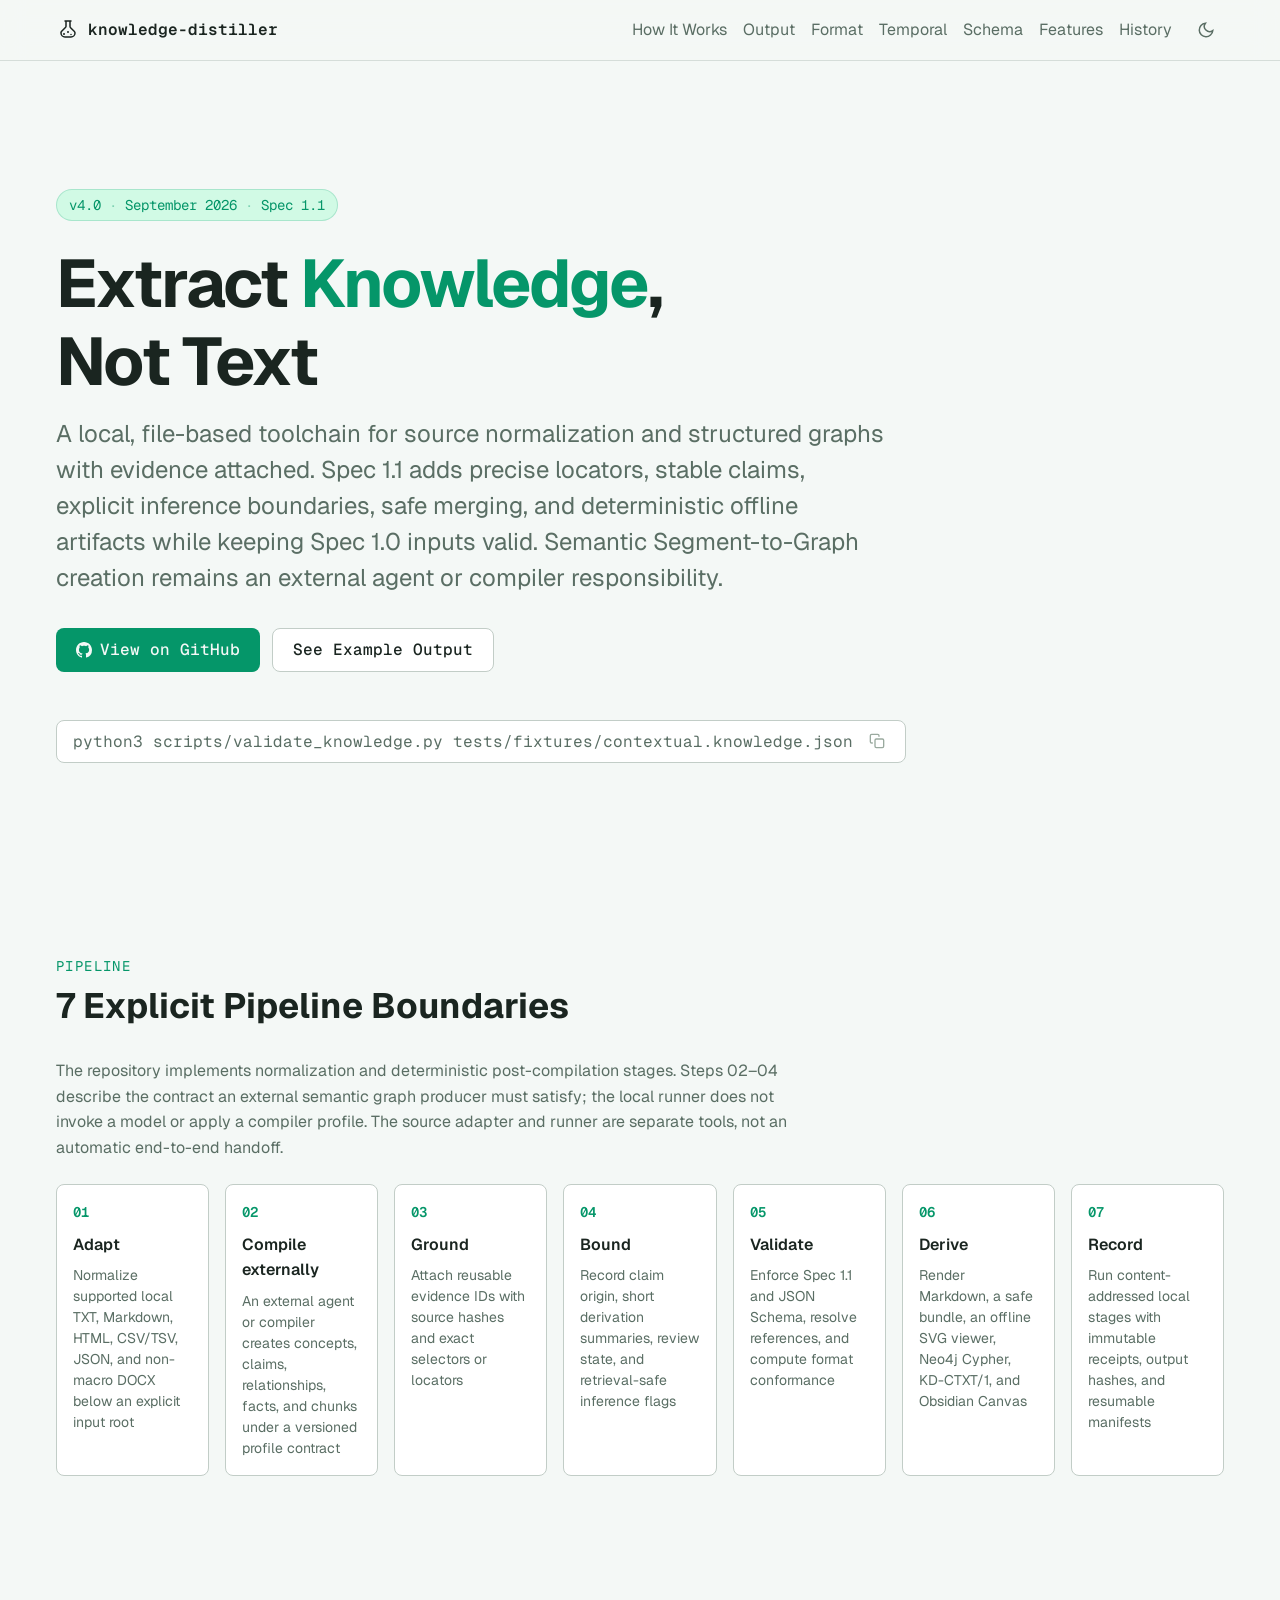
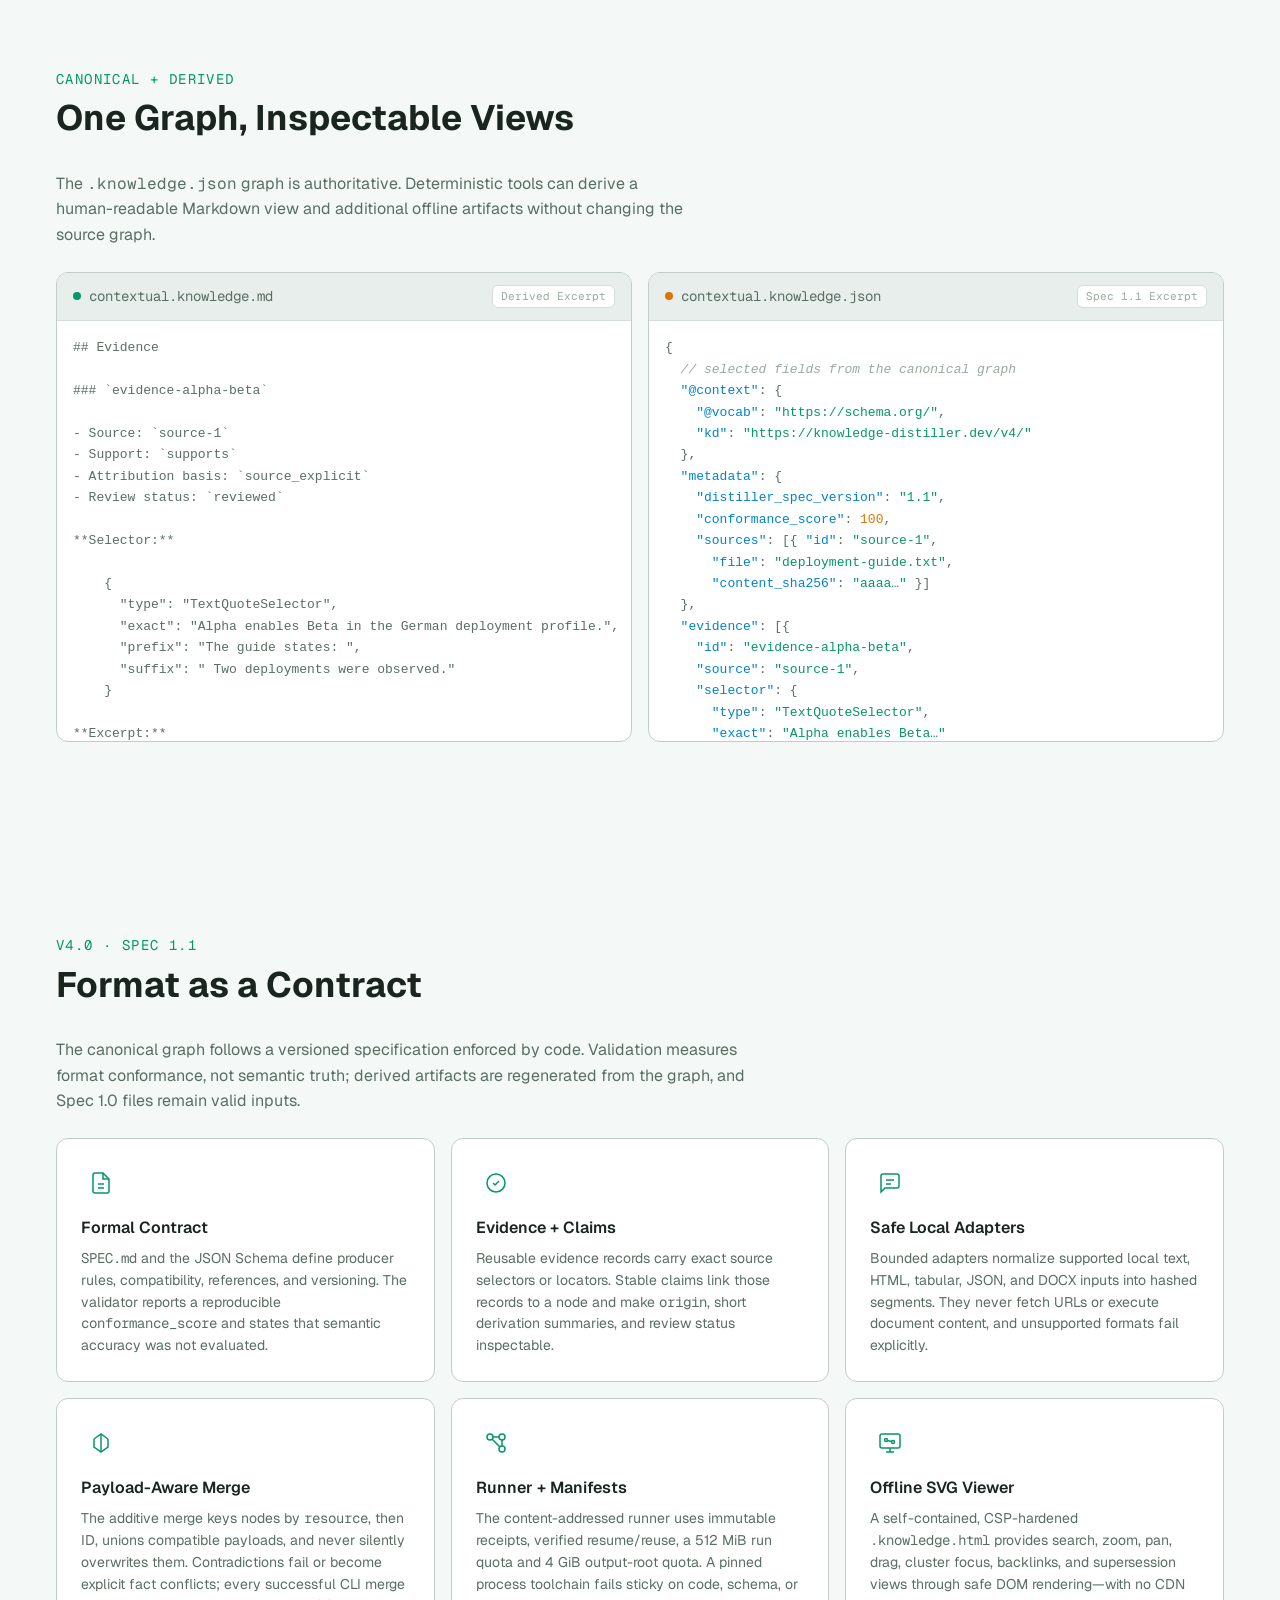
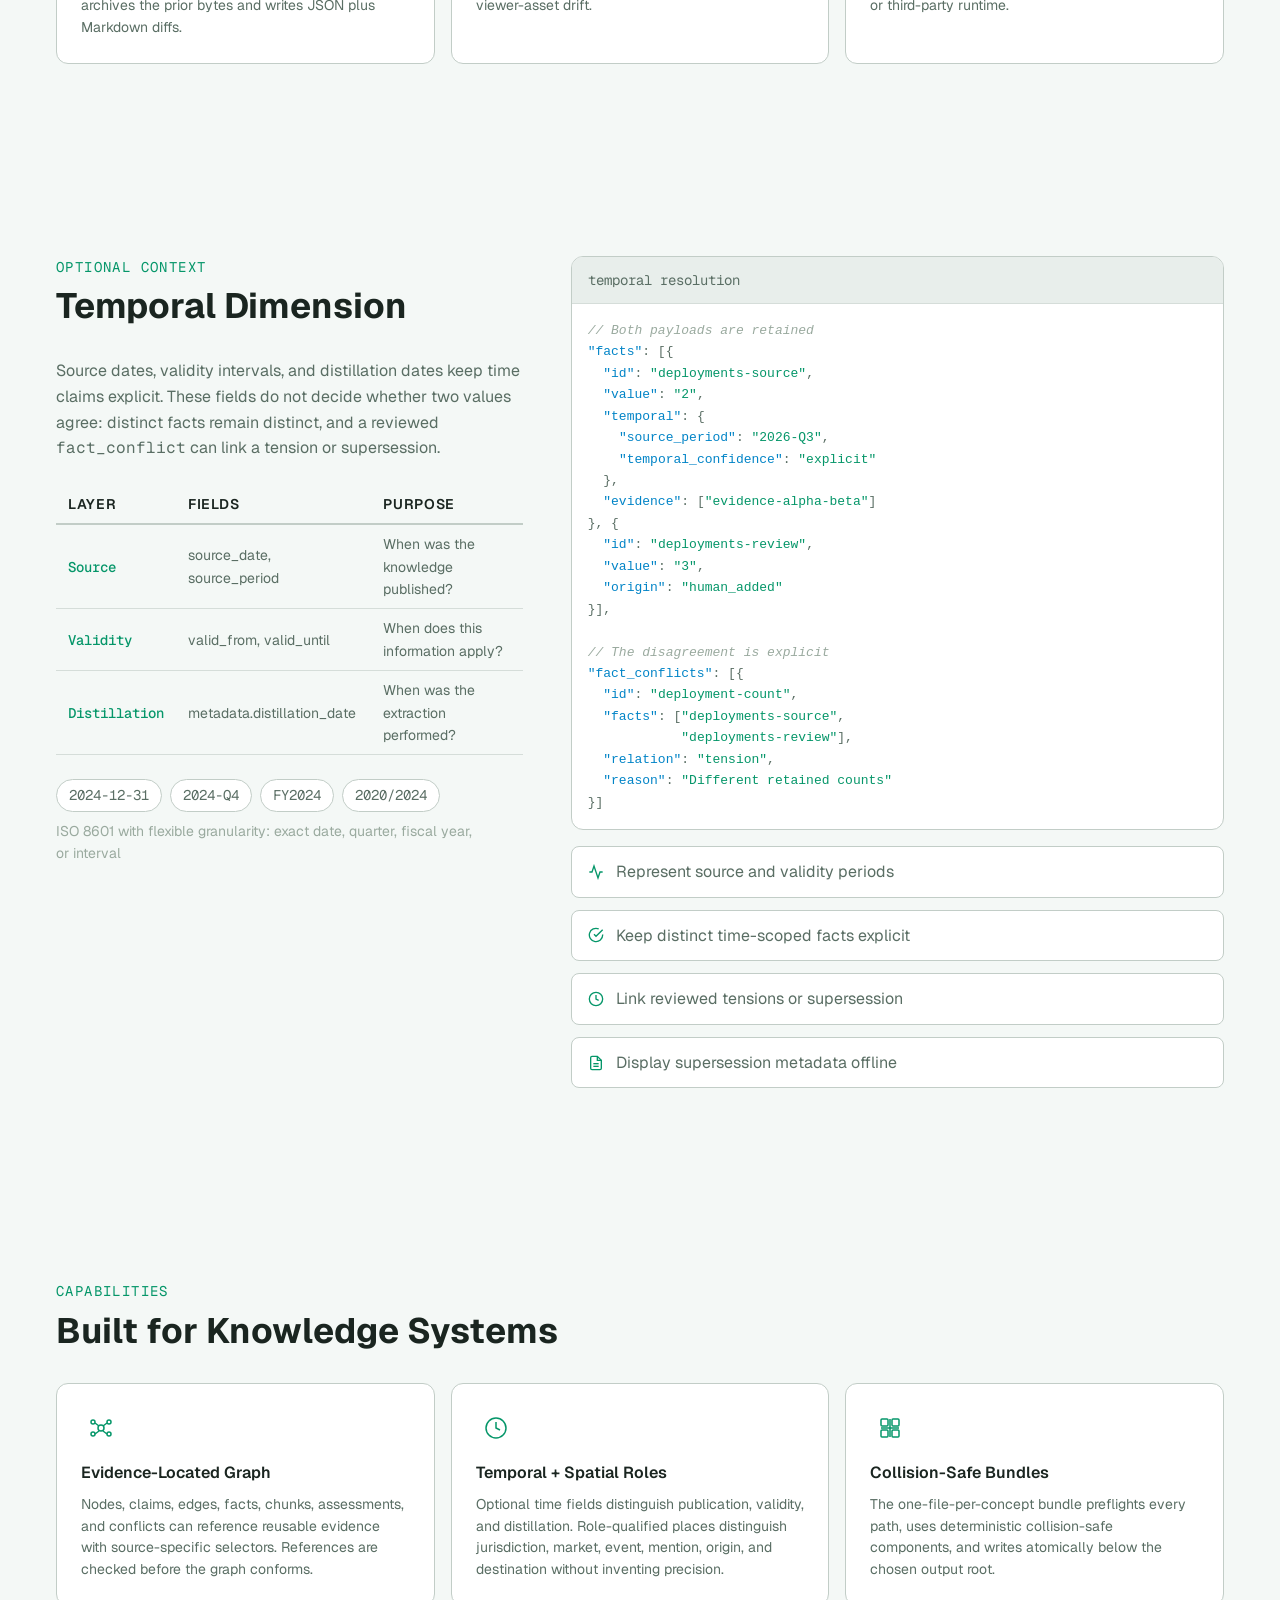
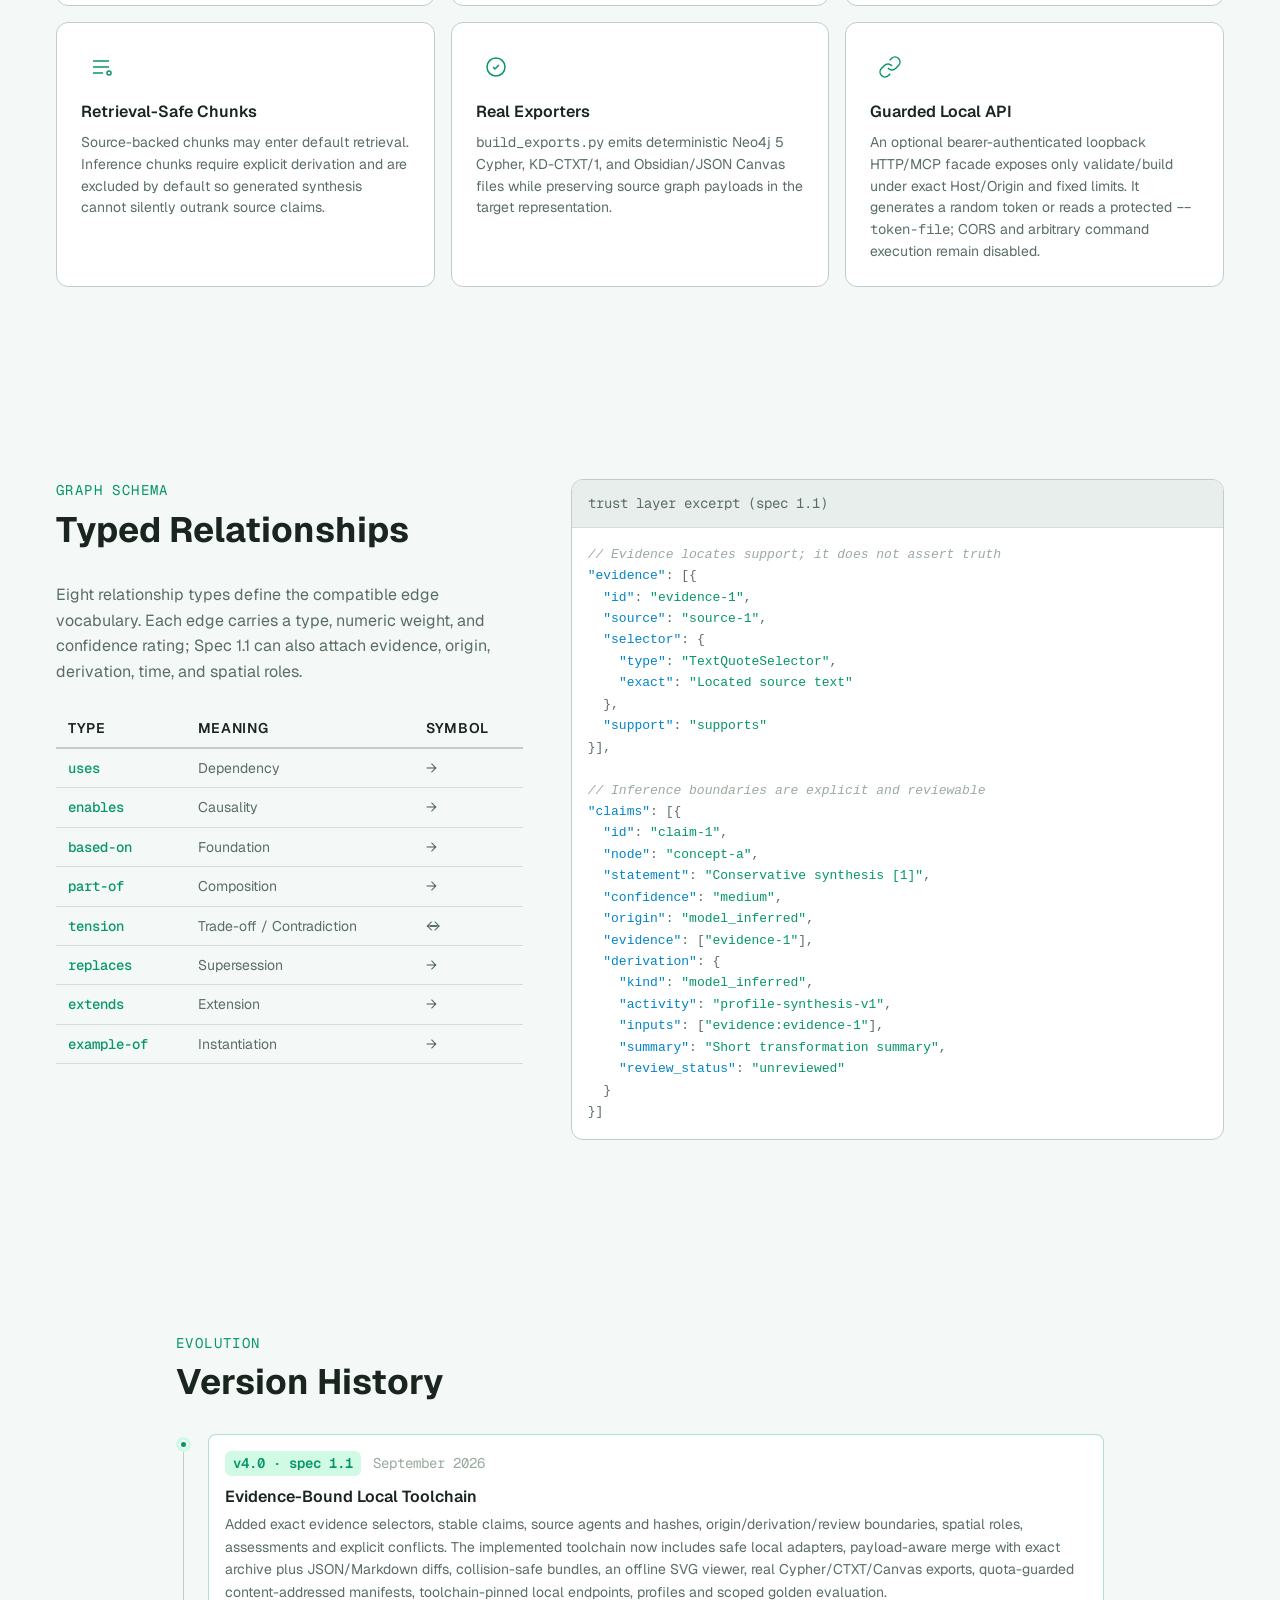
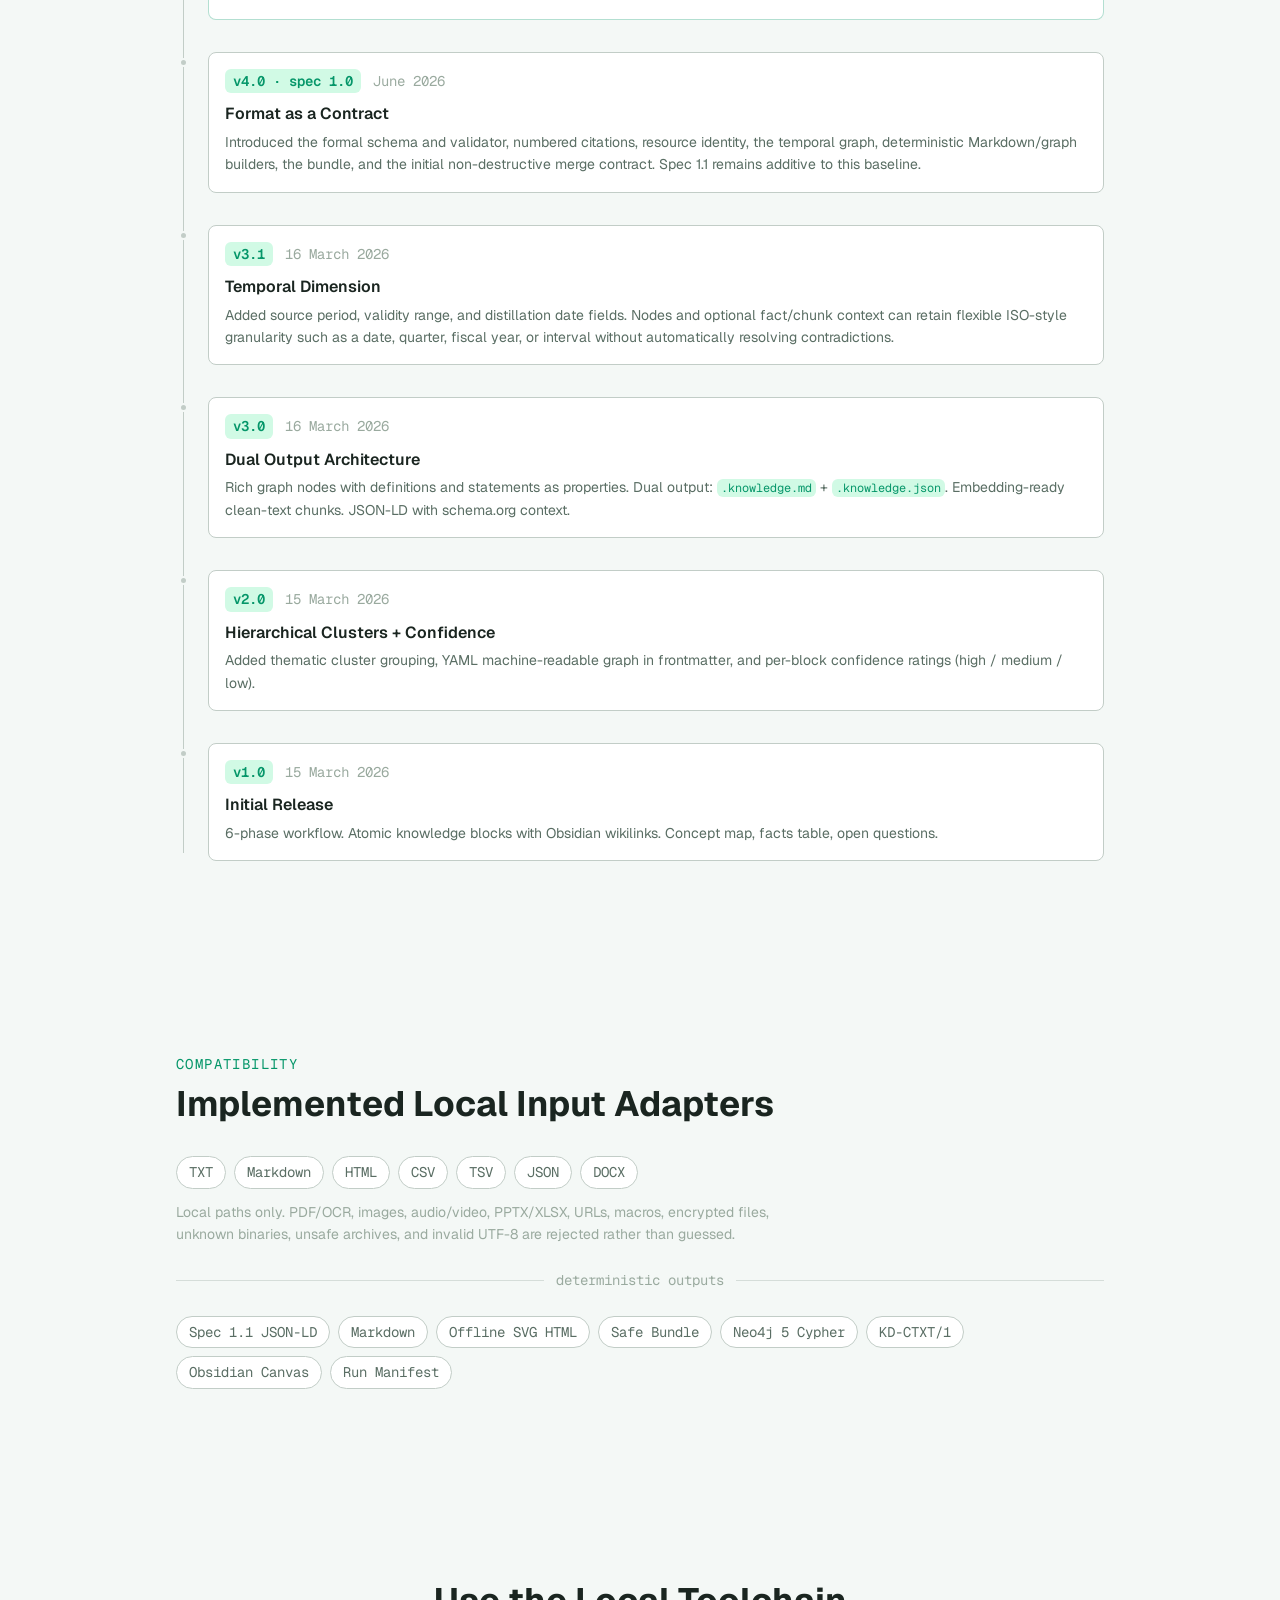
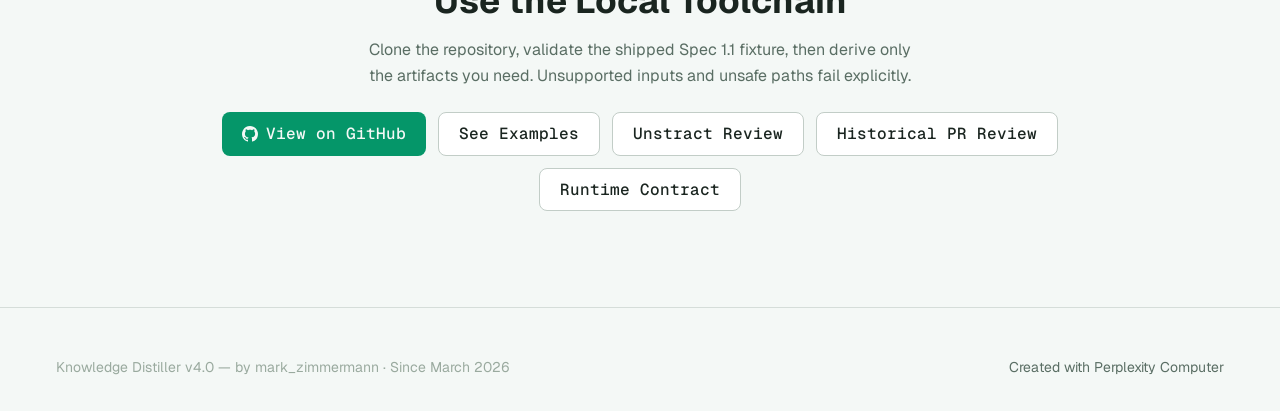
<file: docs/index.html>
<!DOCTYPE html>
<html lang="en">
<head>
<!--
   ______                            __
  / ____/___  ____ ___  ____  __  __/ /____  _____
 / /   / __ \/ __ `__ \/ __ \/ / / / __/ _ \/ ___/
/ /___/ /_/ / / / / / / /_/ / /_/ / /_/  __/ /
\____/\____/_/ /_/ /_/ .___/\__,_/\__/\___/_/
                    /_/
        Created with Perplexity Computer
        https://www.perplexity.ai/computer
-->

<!-- Perplexity Computer Attribution — SEO Meta Tags -->
<meta name="generator" content="Perplexity Computer">
<meta name="author" content="Perplexity Computer">
<meta property="og:see_also" content="https://www.perplexity.ai/computer">
<link rel="author" href="https://www.perplexity.ai/computer">

<meta charset="UTF-8">
<meta name="viewport" content="width=device-width, initial-scale=1.0">
<title>Knowledge Distiller — Extract Knowledge, Not Text</title>
<meta name="description" content="A local graph toolchain with source normalization, evidence-linked Spec 1.1 contracts, deterministic validation, safe merging, offline rendering, and reproducible exports.">

<!-- Open Graph -->
<meta property="og:title" content="Knowledge Distiller v4.0">
<meta property="og:description" content="Normalize supported local sources, then validate and render externally authored evidence-linked Spec 1.1 graphs.">
<meta property="og:type" content="website">

<!-- Fonts: Geist (technical, precise) -->
<link rel="preconnect" href="https://fonts.googleapis.com">
<link rel="preconnect" href="https://fonts.gstatic.com" crossorigin>
<link href="https://fonts.googleapis.com/css2?family=Geist:wght@300..800&family=Geist+Mono:wght@300..700&display=swap" rel="stylesheet">

<!-- Stylesheets -->
<link rel="stylesheet" href="./base.css">
<link rel="stylesheet" href="./style.css">

<!-- JSON-LD -->
<script type="application/ld+json">
{
  "@context": "https://schema.org",
  "@type": "SoftwareSourceCode",
  "name": "Knowledge Distiller",
  "description": "Local toolchain for source normalization plus deterministic validation, safe merging and offline rendering of evidence-linked Spec 1.1 graphs.",
  "programmingLanguage": "Python",
  "codeRepository": "https://github.com/GodModeAI2025/knowledge-distiller",
  "version": "4.0 / Spec 1.1",
  "dateCreated": "2026-03-15",
  "dateModified": "2026-09-04",
  "creator": {
    "@type": "SoftwareApplication",
    "name": "Perplexity Computer",
    "url": "https://www.perplexity.ai/computer"
  }
}
</script>
</head>
<body>

<!-- ===== Header ===== -->
<header class="header">
  <div class="container header__inner">
    <a href="#" class="header__logo" aria-label="Knowledge Distiller Home">
      <!-- SVG Logo: distillation flask/graph node -->
      <svg width="24" height="24" viewBox="0 0 24 24" fill="none" stroke="currentColor" stroke-width="1.5" stroke-linecap="round" stroke-linejoin="round" aria-hidden="true">
        <path d="M9 3h6M10 3v5.172a2 2 0 0 1-.586 1.414L5.414 13.586A2 2 0 0 0 5 15v0a4 4 0 0 0 4 4h6a4 4 0 0 0 4-4v0a2 2 0 0 0-.586-1.414l-3.828-3.828A2 2 0 0 1 14 8.172V3"/>
        <circle cx="8" cy="16" r="1" fill="currentColor" stroke="none"/>
        <circle cx="12" cy="14" r="1" fill="currentColor" stroke="none"/>
        <circle cx="15" cy="16.5" r="0.75" fill="currentColor" stroke="none"/>
      </svg>
      knowledge-distiller
    </a>

    <nav class="header__nav">
      <a href="#how-it-works">How It Works</a>
      <a href="#output">Output</a>
      <a href="#format">Format</a>
      <a href="#temporal">Temporal</a>
      <a href="#schema">Schema</a>
      <a href="#features">Features</a>
      <a href="#history">History</a>
      <button data-theme-toggle aria-label="Switch to light mode" class="theme-toggle">
        <svg width="18" height="18" viewBox="0 0 24 24" fill="none" stroke="currentColor" stroke-width="2"><circle cx="12" cy="12" r="5"/><path d="M12 1v2M12 21v2M4.22 4.22l1.42 1.42M18.36 18.36l1.42 1.42M1 12h2M21 12h2M4.22 19.78l1.42-1.42M18.36 5.64l1.42-1.42"/></svg>
      </button>
    </nav>
  </div>
</header>

<!-- ===== Hero ===== -->
<section class="hero">
  <div class="container">
    <div class="hero__badge">
      <span>v4.0</span>
      <span>September 2026</span>
      <span>Spec 1.1</span>
    </div>
    <h1 class="hero__title">
      Extract <span class="hero__accent">Knowledge</span>, Not&nbsp;Text
    </h1>
    <p class="hero__subtitle">
      A local, file-based toolchain for source normalization and structured graphs with evidence attached.
      Spec 1.1 adds precise locators, stable claims, explicit inference boundaries,
      safe merging, and deterministic offline artifacts while keeping Spec 1.0 inputs valid.
      Semantic Segment-to-Graph creation remains an external agent or compiler responsibility.
    </p>
    <div class="hero__actions">
      <a href="https://github.com/GodModeAI2025/knowledge-distiller" target="_blank" rel="noopener noreferrer" class="btn btn--primary">
        <svg width="16" height="16" viewBox="0 0 24 24" fill="currentColor"><path d="M12 0C5.37 0 0 5.37 0 12c0 5.31 3.435 9.795 8.205 11.385.6.105.825-.255.825-.57 0-.285-.015-1.23-.015-2.235-3.015.555-3.795-.735-4.035-1.41-.135-.345-.72-1.41-1.23-1.695-.42-.225-1.02-.78-.015-.795.945-.015 1.62.87 1.845 1.23 1.08 1.815 2.805 1.305 3.495.99.105-.78.42-1.305.765-1.605-2.67-.3-5.46-1.335-5.46-5.925 0-1.305.465-2.385 1.23-3.225-.12-.3-.54-1.53.12-3.18 0 0 1.005-.315 3.3 1.23.96-.27 1.98-.405 3-.405s2.04.135 3 .405c2.295-1.56 3.3-1.23 3.3-1.23.66 1.65.24 2.88.12 3.18.765.84 1.23 1.905 1.23 3.225 0 4.605-2.805 5.625-5.475 5.925.435.375.81 1.095.81 2.22 0 1.605-.015 2.895-.015 3.3 0 .315.225.69.825.57A12.02 12.02 0 0 0 24 12c0-6.63-5.37-12-12-12z"/></svg>
        View on GitHub
      </a>
      <a href="#output" class="btn btn--secondary">See Example Output</a>
    </div>
    <div class="install-cmd">
      <span class="install-cmd__text">python3 scripts/validate_knowledge.py tests/fixtures/contextual.knowledge.json</span>
      <button class="install-cmd__copy" aria-label="Copy command" onclick="navigator.clipboard&&navigator.clipboard.writeText('python3 scripts/validate_knowledge.py tests/fixtures/contextual.knowledge.json')">
        <svg width="16" height="16" viewBox="0 0 24 24" fill="none" stroke="currentColor" stroke-width="2" stroke-linecap="round" stroke-linejoin="round"><rect x="9" y="9" width="13" height="13" rx="2"/><path d="M5 15H4a2 2 0 0 1-2-2V4a2 2 0 0 1 2-2h9a2 2 0 0 1 2 2v1"/></svg>
      </button>
    </div>
  </div>
</section>

<!-- ===== How It Works ===== -->
<section id="how-it-works" class="section fade-in">
  <div class="container">
    <div class="section__label">Pipeline</div>
    <h2 class="section__title">7 Explicit Pipeline Boundaries</h2>
    <p style="color: var(--color-text-muted); margin-bottom: var(--space-6); max-width: 68ch; font-size: var(--text-sm); line-height: 1.6;">
      The repository implements normalization and deterministic post-compilation stages. Steps 02–04
      describe the contract an external semantic graph producer must satisfy; the local runner does not
      invoke a model or apply a compiler profile. The source adapter and runner are separate tools, not
      an automatic end-to-end handoff.
    </p>
    <div class="pipeline">
      <div class="pipeline__step">
        <span class="pipeline__number">01</span>
        <span class="pipeline__name">Adapt</span>
        <span class="pipeline__desc">Normalize supported local TXT, Markdown, HTML, CSV/TSV, JSON, and non-macro DOCX below an explicit input root</span>
      </div>
      <div class="pipeline__step">
        <span class="pipeline__number">02</span>
        <span class="pipeline__name">Compile externally</span>
        <span class="pipeline__desc">An external agent or compiler creates concepts, claims, relationships, facts, and chunks under a versioned profile contract</span>
      </div>
      <div class="pipeline__step">
        <span class="pipeline__number">03</span>
        <span class="pipeline__name">Ground</span>
        <span class="pipeline__desc">Attach reusable evidence IDs with source hashes and exact selectors or locators</span>
      </div>
      <div class="pipeline__step">
        <span class="pipeline__number">04</span>
        <span class="pipeline__name">Bound</span>
        <span class="pipeline__desc">Record claim origin, short derivation summaries, review state, and retrieval-safe inference flags</span>
      </div>
      <div class="pipeline__step">
        <span class="pipeline__number">05</span>
        <span class="pipeline__name">Validate</span>
        <span class="pipeline__desc">Enforce Spec 1.1 and JSON Schema, resolve references, and compute format conformance</span>
      </div>
      <div class="pipeline__step">
        <span class="pipeline__number">06</span>
        <span class="pipeline__name">Derive</span>
        <span class="pipeline__desc">Render Markdown, a safe bundle, an offline SVG viewer, Neo4j Cypher, KD-CTXT/1, and Obsidian Canvas</span>
      </div>
      <div class="pipeline__step">
        <span class="pipeline__number">07</span>
        <span class="pipeline__name">Record</span>
        <span class="pipeline__desc">Run content-addressed local stages with immutable receipts, output hashes, and resumable manifests</span>
      </div>
    </div>
  </div>
</section>

<!-- ===== Canonical and Derived Example ===== -->
<section id="output" class="dual-output fade-in">
  <div class="container">
    <div class="section__label">Canonical + Derived</div>
    <h2 class="section__title">One Graph, Inspectable Views</h2>
    <p style="color: var(--color-text-muted); margin-bottom: var(--space-6); max-width: 60ch; font-size: var(--text-sm);">
      The <code>.knowledge.json</code> graph is authoritative. Deterministic tools can derive a
      human-readable Markdown view and additional offline artifacts without changing the source graph.
    </p>

    <div class="dual-output__grid">
      <!-- Markdown Card -->
      <div class="output-card">
        <div class="output-card__header">
          <span class="output-card__dot output-card__dot--md"></span>
          <span class="output-card__filename">contextual.knowledge.md</span>
          <span class="output-card__tag">Derived Excerpt</span>
        </div>
        <div class="output-card__body">
<pre id="contextual-markdown-excerpt">## Evidence

### `evidence-alpha-beta`

- Source: `source-1`
- Support: `supports`
- Attribution basis: `source_explicit`
- Review status: `reviewed`

**Selector:**

    {
      "type": "TextQuoteSelector",
      "exact": "Alpha enables Beta in the German deployment profile.",
      "prefix": "The guide states: ",
      "suffix": " Two deployments were observed."
    }

**Excerpt:**

    "Alpha enables Beta in the German deployment profile."</pre>
        </div>
      </div>

      <!-- JSON Card -->
      <div class="output-card">
        <div class="output-card__header">
          <span class="output-card__dot output-card__dot--json"></span>
          <span class="output-card__filename">contextual.knowledge.json</span>
          <span class="output-card__tag">Spec 1.1 Excerpt</span>
        </div>
        <div class="output-card__body">
<pre>{
  <span class="code-comment">// selected fields from the canonical graph</span>
  <span class="code-key">"@context"</span>: {
    <span class="code-key">"@vocab"</span>: <span class="code-str">"https://schema.org/"</span>,
    <span class="code-key">"kd"</span>: <span class="code-str">"https://knowledge-distiller.dev/v4/"</span>
  },
  <span class="code-key">"metadata"</span>: {
    <span class="code-key">"distiller_spec_version"</span>: <span class="code-str">"1.1"</span>,
    <span class="code-key">"conformance_score"</span>: <span class="code-num">100</span>,
    <span class="code-key">"sources"</span>: [{ <span class="code-key">"id"</span>: <span class="code-str">"source-1"</span>,
      <span class="code-key">"file"</span>: <span class="code-str">"deployment-guide.txt"</span>,
      <span class="code-key">"content_sha256"</span>: <span class="code-str">"aaaa…"</span> }]
  },
  <span class="code-key">"evidence"</span>: [{
    <span class="code-key">"id"</span>: <span class="code-str">"evidence-alpha-beta"</span>,
    <span class="code-key">"source"</span>: <span class="code-str">"source-1"</span>,
    <span class="code-key">"selector"</span>: {
      <span class="code-key">"type"</span>: <span class="code-str">"TextQuoteSelector"</span>,
      <span class="code-key">"exact"</span>: <span class="code-str">"Alpha enables Beta…"</span>
    },
    <span class="code-key">"support"</span>: <span class="code-str">"supports"</span>
  }],
  <span class="code-key">"nodes"</span>: [{
    <span class="code-key">"id"</span>: <span class="code-str">"alpha"</span>,
    <span class="code-key">"resource"</span>: <span class="code-str">"urn:kd:concept:alpha"</span>,
    <span class="code-key">"statements"</span>: [<span class="code-str">"Alpha enables Beta… [1]"</span>],
    <span class="code-key">"evidence"</span>: [<span class="code-str">"evidence-alpha-beta"</span>],
    <span class="code-key">"claim_ids"</span>: [<span class="code-str">"claim-alpha-enables-beta"</span>]
  }],
  <span class="code-key">"claims"</span>: [{
    <span class="code-key">"id"</span>: <span class="code-str">"claim-alpha-enables-beta"</span>,
    <span class="code-key">"node"</span>: <span class="code-str">"alpha"</span>,
    <span class="code-key">"origin"</span>: <span class="code-str">"source_stated"</span>,
    <span class="code-key">"evidence"</span>: [<span class="code-str">"evidence-alpha-beta"</span>],
    <span class="code-key">"review_status"</span>: <span class="code-str">"reviewed"</span>
  }]
}</pre>
        </div>
      </div>
    </div>
  </div>
</section>

<!-- ===== Format as a Contract ===== -->
<section id="format" class="section fade-in">
  <div class="container">
    <div class="section__label">v4.0 · Spec 1.1</div>
    <h2 class="section__title">Format as a Contract</h2>
    <p style="color: var(--color-text-muted); margin-bottom: var(--space-6); max-width: 64ch; font-size: var(--text-sm); line-height: 1.6;">
      The canonical graph follows a versioned specification enforced by code. Validation measures
      format conformance, not semantic truth; derived artifacts are regenerated from the graph,
      and Spec 1.0 files remain valid inputs.
    </p>
    <div class="features-grid">
      <div class="feature-card">
        <div class="feature-card__icon">
          <svg width="24" height="24" viewBox="0 0 24 24" fill="none" stroke="currentColor" stroke-width="1.5"><path d="M14 2H6a2 2 0 0 0-2 2v16a2 2 0 0 0 2 2h12a2 2 0 0 0 2-2V8z"/><path d="M14 2v6h6"/><path d="M9 13h6M9 17h6"/></svg>
        </div>
        <div class="feature-card__title">Formal Contract</div>
        <div class="feature-card__desc"><code>SPEC.md</code> and the JSON Schema define producer rules, compatibility, references, and versioning. The validator reports a reproducible <code>conformance_score</code> and states that semantic accuracy was not evaluated.</div>
      </div>
      <div class="feature-card">
        <div class="feature-card__icon">
          <svg width="24" height="24" viewBox="0 0 24 24" fill="none" stroke="currentColor" stroke-width="1.5"><path d="M9 12l2 2 4-4"/><path d="M21 12a9 9 0 1 1-18 0 9 9 0 0 1 18 0z"/></svg>
        </div>
        <div class="feature-card__title">Evidence + Claims</div>
        <div class="feature-card__desc">Reusable evidence records carry exact source selectors or locators. Stable claims link those records to a node and make <code>origin</code>, short derivation summaries, and review status inspectable.</div>
      </div>
      <div class="feature-card">
        <div class="feature-card__icon">
          <svg width="24" height="24" viewBox="0 0 24 24" fill="none" stroke="currentColor" stroke-width="1.5"><path d="M21 15a2 2 0 0 1-2 2H7l-4 4V5a2 2 0 0 1 2-2h14a2 2 0 0 1 2 2z"/><path d="M8 9h8M8 13h5"/></svg>
        </div>
        <div class="feature-card__title">Safe Local Adapters</div>
        <div class="feature-card__desc">Bounded adapters normalize supported local text, HTML, tabular, JSON, and DOCX inputs into hashed segments. They never fetch URLs or execute document content, and unsupported formats fail explicitly.</div>
      </div>
      <div class="feature-card">
        <div class="feature-card__icon">
          <svg width="24" height="24" viewBox="0 0 24 24" fill="none" stroke="currentColor" stroke-width="1.5"><path d="M12 3v18"/><path d="M5 8l7-5 7 5"/><path d="M5 8v8l7 5 7-5V8"/></svg>
        </div>
        <div class="feature-card__title">Payload-Aware Merge</div>
        <div class="feature-card__desc">The additive merge keys nodes by <code>resource</code>, then ID, unions compatible payloads, and never silently overwrites them. Contradictions fail or become explicit fact conflicts; every successful CLI merge archives the prior bytes and writes JSON plus Markdown diffs.</div>
      </div>
      <div class="feature-card">
        <div class="feature-card__icon">
          <svg width="24" height="24" viewBox="0 0 24 24" fill="none" stroke="currentColor" stroke-width="1.5"><circle cx="6" cy="6" r="3"/><circle cx="18" cy="18" r="3"/><circle cx="18" cy="6" r="3"/><path d="M9 6h6M18 9v6M8.5 8.5l7 7"/></svg>
        </div>
        <div class="feature-card__title">Runner + Manifests</div>
        <div class="feature-card__desc">The content-addressed runner uses immutable receipts, verified resume/reuse, a 512 MiB run quota and 4 GiB output-root quota. A pinned process toolchain fails sticky on code, schema, or viewer-asset drift.</div>
      </div>
      <div class="feature-card">
        <div class="feature-card__icon">
          <svg width="24" height="24" viewBox="0 0 24 24" fill="none" stroke="currentColor" stroke-width="1.5"><rect x="2" y="3" width="20" height="14" rx="2"/><path d="M8 21h8M12 17v4"/><circle cx="8" cy="9" r="1.5"/><circle cx="15" cy="11" r="1.5"/><path d="M9.3 9.6l4.4 1"/></svg>
        </div>
        <div class="feature-card__title">Offline SVG Viewer</div>
        <div class="feature-card__desc">A self-contained, CSP-hardened <code>.knowledge.html</code> provides search, zoom, pan, drag, cluster focus, backlinks, and supersession views through safe DOM rendering—with no CDN or third-party runtime.</div>
      </div>
    </div>
  </div>
</section>

<!-- ===== Temporal Dimension ===== -->
<section id="temporal" class="section fade-in">
  <div class="container">
    <div class="two-col--wide-right two-col">
      <div>
        <div class="section__label">Optional Context</div>
        <h2 class="section__title">Temporal Dimension</h2>
        <p style="color: var(--color-text-muted); font-size: var(--text-sm); margin-bottom: var(--space-6); line-height: 1.6;">
          Source dates, validity intervals, and distillation dates keep time claims explicit.
          These fields do not decide whether two values agree: distinct facts remain distinct,
          and a reviewed <code>fact_conflict</code> can link a tension or supersession.
        </p>
        <table class="edge-table">
          <thead>
            <tr><th>Layer</th><th>Fields</th><th>Purpose</th></tr>
          </thead>
          <tbody>
            <tr>
              <td>Source</td>
              <td>source_date, source_period</td>
              <td>When was the knowledge published?</td>
            </tr>
            <tr>
              <td>Validity</td>
              <td>valid_from, valid_until</td>
              <td>When does this information apply?</td>
            </tr>
            <tr>
              <td>Distillation</td>
              <td>metadata.distillation_date</td>
              <td>When was the extraction performed?</td>
            </tr>
          </tbody>
        </table>
        <div style="margin-top: var(--space-6);">
          <div class="temporal-formats">
            <span class="format-tag">2024-12-31</span>
            <span class="format-tag">2024-Q4</span>
            <span class="format-tag">FY2024</span>
            <span class="format-tag">2020/2024</span>
          </div>
          <p style="color: var(--color-text-faint); font-size: var(--text-xs); margin-top: var(--space-2);">
            ISO 8601 with flexible granularity: exact date, quarter, fiscal year, or interval
          </p>
        </div>
      </div>
      <div>
        <div class="schema-block">
          <div class="schema-block__header">
            <span>temporal resolution</span>
          </div>
          <div class="schema-block__body">
<pre><span class="code-comment">// Both payloads are retained</span>
<span class="code-key">"facts"</span>: [{
  <span class="code-key">"id"</span>: <span class="code-str">"deployments-source"</span>,
  <span class="code-key">"value"</span>: <span class="code-str">"2"</span>,
  <span class="code-key">"temporal"</span>: {
    <span class="code-key">"source_period"</span>: <span class="code-str">"2026-Q3"</span>,
    <span class="code-key">"temporal_confidence"</span>: <span class="code-str">"explicit"</span>
  },
  <span class="code-key">"evidence"</span>: [<span class="code-str">"evidence-alpha-beta"</span>]
}, {
  <span class="code-key">"id"</span>: <span class="code-str">"deployments-review"</span>,
  <span class="code-key">"value"</span>: <span class="code-str">"3"</span>,
  <span class="code-key">"origin"</span>: <span class="code-str">"human_added"</span>
}],

<span class="code-comment">// The disagreement is explicit</span>
<span class="code-key">"fact_conflicts"</span>: [{
  <span class="code-key">"id"</span>: <span class="code-str">"deployment-count"</span>,
  <span class="code-key">"facts"</span>: [<span class="code-str">"deployments-source"</span>,
            <span class="code-str">"deployments-review"</span>],
  <span class="code-key">"relation"</span>: <span class="code-str">"tension"</span>,
  <span class="code-key">"reason"</span>: <span class="code-str">"Different retained counts"</span>
}]</pre>
          </div>
        </div>

        <div class="temporal-capabilities" style="margin-top: var(--space-4);">
          <div class="temporal-cap">
            <svg width="16" height="16" viewBox="0 0 24 24" fill="none" stroke="var(--color-primary)" stroke-width="2"><polyline points="22 12 18 12 15 21 9 3 6 12 2 12"/></svg>
            <span>Represent source and validity periods</span>
          </div>
          <div class="temporal-cap">
            <svg width="16" height="16" viewBox="0 0 24 24" fill="none" stroke="var(--color-primary)" stroke-width="2"><path d="M22 11.08V12a10 10 0 1 1-5.93-9.14"/><polyline points="22 4 12 14.01 9 11.01"/></svg>
            <span>Keep distinct time-scoped facts explicit</span>
          </div>
          <div class="temporal-cap">
            <svg width="16" height="16" viewBox="0 0 24 24" fill="none" stroke="var(--color-primary)" stroke-width="2"><circle cx="12" cy="12" r="10"/><polyline points="12 6 12 12 16 14"/></svg>
            <span>Link reviewed tensions or supersession</span>
          </div>
          <div class="temporal-cap">
            <svg width="16" height="16" viewBox="0 0 24 24" fill="none" stroke="var(--color-primary)" stroke-width="2"><path d="M14 2H6a2 2 0 0 0-2 2v16a2 2 0 0 0 2 2h12a2 2 0 0 0 2-2V8z"/><polyline points="14 2 14 8 20 8"/><line x1="16" y1="13" x2="8" y2="13"/><line x1="16" y1="17" x2="8" y2="17"/></svg>
            <span>Display supersession metadata offline</span>
          </div>
        </div>
      </div>
    </div>
  </div>
</section>

<!-- ===== Features ===== -->
<section id="features" class="section fade-in">
  <div class="container">
    <div class="section__label">Capabilities</div>
    <h2 class="section__title">Built for Knowledge Systems</h2>
    <div class="features-grid">
      <div class="feature-card">
        <div class="feature-card__icon">
          <svg width="24" height="24" viewBox="0 0 24 24" fill="none" stroke="currentColor" stroke-width="1.5"><circle cx="12" cy="12" r="3"/><circle cx="4" cy="6" r="2"/><circle cx="20" cy="6" r="2"/><circle cx="4" cy="18" r="2"/><circle cx="20" cy="18" r="2"/><path d="M6 7l4 3M14 15l4 3M18 7l-4 3M10 15l-4 3"/></svg>
        </div>
        <div class="feature-card__title">Evidence-Located Graph</div>
        <div class="feature-card__desc">Nodes, claims, edges, facts, chunks, assessments, and conflicts can reference reusable evidence with source-specific selectors. References are checked before the graph conforms.</div>
      </div>
      <div class="feature-card">
        <div class="feature-card__icon">
          <svg width="24" height="24" viewBox="0 0 24 24" fill="none" stroke="currentColor" stroke-width="1.5"><circle cx="12" cy="12" r="10"/><polyline points="12 6 12 12 16 14"/></svg>
        </div>
        <div class="feature-card__title">Temporal + Spatial Roles</div>
        <div class="feature-card__desc">Optional time fields distinguish publication, validity, and distillation. Role-qualified places distinguish jurisdiction, market, event, mention, origin, and destination without inventing precision.</div>
      </div>
      <div class="feature-card">
        <div class="feature-card__icon">
          <svg width="24" height="24" viewBox="0 0 24 24" fill="none" stroke="currentColor" stroke-width="1.5"><path d="M12 3v18M3 12h18"/><rect x="3" y="3" width="7" height="7" rx="1"/><rect x="14" y="3" width="7" height="7" rx="1"/><rect x="3" y="14" width="7" height="7" rx="1"/><rect x="14" y="14" width="7" height="7" rx="1"/></svg>
        </div>
        <div class="feature-card__title">Collision-Safe Bundles</div>
        <div class="feature-card__desc">The one-file-per-concept bundle preflights every path, uses deterministic collision-safe components, and writes atomically below the chosen output root.</div>
      </div>
      <div class="feature-card">
        <div class="feature-card__icon">
          <svg width="24" height="24" viewBox="0 0 24 24" fill="none" stroke="currentColor" stroke-width="1.5"><path d="M4 6h16M4 12h16M4 18h10"/><circle cx="20" cy="18" r="2"/></svg>
        </div>
        <div class="feature-card__title">Retrieval-Safe Chunks</div>
        <div class="feature-card__desc">Source-backed chunks may enter default retrieval. Inference chunks require explicit derivation and are excluded by default so generated synthesis cannot silently outrank source claims.</div>
      </div>
      <div class="feature-card">
        <div class="feature-card__icon">
          <svg width="24" height="24" viewBox="0 0 24 24" fill="none" stroke="currentColor" stroke-width="1.5"><path d="M9 12l2 2 4-4"/><path d="M21 12a9 9 0 1 1-18 0 9 9 0 0 1 18 0z"/></svg>
        </div>
        <div class="feature-card__title">Real Exporters</div>
        <div class="feature-card__desc"><code>build_exports.py</code> emits deterministic Neo4j 5 Cypher, KD-CTXT/1, and Obsidian/JSON Canvas files while preserving source graph payloads in the target representation.</div>
      </div>
      <div class="feature-card">
        <div class="feature-card__icon">
          <svg width="24" height="24" viewBox="0 0 24 24" fill="none" stroke="currentColor" stroke-width="1.5"><path d="M10 13a5 5 0 0 0 7.54.54l3-3a5 5 0 0 0-7.07-7.07l-1.72 1.71"/><path d="M14 11a5 5 0 0 0-7.54-.54l-3 3a5 5 0 0 0 7.07 7.07l1.71-1.71"/></svg>
        </div>
        <div class="feature-card__title">Guarded Local API</div>
        <div class="feature-card__desc">An optional bearer-authenticated loopback HTTP/MCP facade exposes only validate/build under exact Host/Origin and fixed limits. It generates a random token or reads a protected <code>--token-file</code>; CORS and arbitrary command execution remain disabled.</div>
      </div>
    </div>
  </div>
</section>

<!-- ===== Schema / Edge Types ===== -->
<section id="schema" class="section fade-in">
  <div class="container">
    <div class="two-col--wide-right two-col">
      <div>
        <div class="section__label">Graph Schema</div>
        <h2 class="section__title">Typed Relationships</h2>
        <p style="color: var(--color-text-muted); font-size: var(--text-sm); margin-bottom: var(--space-6); line-height: 1.6;">
          Eight relationship types define the compatible edge vocabulary.
          Each edge carries a type, numeric weight, and confidence rating; Spec 1.1 can also attach evidence, origin, derivation, time, and spatial roles.
        </p>
        <table class="edge-table">
          <thead>
            <tr><th>Type</th><th>Meaning</th><th>Symbol</th></tr>
          </thead>
          <tbody>
            <tr><td>uses</td><td>Dependency</td><td>&rarr;</td></tr>
            <tr><td>enables</td><td>Causality</td><td>&rarr;</td></tr>
            <tr><td>based-on</td><td>Foundation</td><td>&rarr;</td></tr>
            <tr><td>part-of</td><td>Composition</td><td>&rarr;</td></tr>
            <tr><td>tension</td><td>Trade-off / Contradiction</td><td>&harr;</td></tr>
            <tr><td>replaces</td><td>Supersession</td><td>&rarr;</td></tr>
            <tr><td>extends</td><td>Extension</td><td>&rarr;</td></tr>
            <tr><td>example-of</td><td>Instantiation</td><td>&rarr;</td></tr>
          </tbody>
        </table>
      </div>
      <div>
        <div class="schema-block">
          <div class="schema-block__header">
            <span>trust layer excerpt (spec 1.1)</span>
          </div>
          <div class="schema-block__body">
<pre><span class="code-comment">// Evidence locates support; it does not assert truth</span>
<span class="code-key">"evidence"</span>: [{
  <span class="code-key">"id"</span>: <span class="code-str">"evidence-1"</span>,
  <span class="code-key">"source"</span>: <span class="code-str">"source-1"</span>,
  <span class="code-key">"selector"</span>: {
    <span class="code-key">"type"</span>: <span class="code-str">"TextQuoteSelector"</span>,
    <span class="code-key">"exact"</span>: <span class="code-str">"Located source text"</span>
  },
  <span class="code-key">"support"</span>: <span class="code-str">"supports"</span>
}],

<span class="code-comment">// Inference boundaries are explicit and reviewable</span>
<span class="code-key">"claims"</span>: [{
  <span class="code-key">"id"</span>: <span class="code-str">"claim-1"</span>,
  <span class="code-key">"node"</span>: <span class="code-str">"concept-a"</span>,
  <span class="code-key">"statement"</span>: <span class="code-str">"Conservative synthesis [1]"</span>,
  <span class="code-key">"confidence"</span>: <span class="code-str">"medium"</span>,
  <span class="code-key">"origin"</span>: <span class="code-str">"model_inferred"</span>,
  <span class="code-key">"evidence"</span>: [<span class="code-str">"evidence-1"</span>],
  <span class="code-key">"derivation"</span>: {
    <span class="code-key">"kind"</span>: <span class="code-str">"model_inferred"</span>,
    <span class="code-key">"activity"</span>: <span class="code-str">"profile-synthesis-v1"</span>,
    <span class="code-key">"inputs"</span>: [<span class="code-str">"evidence:evidence-1"</span>],
    <span class="code-key">"summary"</span>: <span class="code-str">"Short transformation summary"</span>,
    <span class="code-key">"review_status"</span>: <span class="code-str">"unreviewed"</span>
  }
}]</pre>
          </div>
        </div>
      </div>
    </div>
  </div>
</section>

<!-- ===== Version History ===== -->
<section id="history" class="section fade-in">
  <div class="container container--narrow">
    <div class="section__label">Evolution</div>
    <h2 class="section__title">Version History</h2>
    <div class="timeline">
      <div class="timeline__item timeline__item--active">
        <div class="timeline__marker"></div>
        <div class="timeline__content">
          <div class="timeline__header">
            <span class="timeline__version">v4.0 · spec 1.1</span>
            <time class="timeline__date" datetime="2026-09-04">September 2026</time>
          </div>
          <div class="timeline__title">Evidence-Bound Local Toolchain</div>
          <div class="timeline__desc">
            Added exact evidence selectors, stable claims, source agents and hashes,
            origin/derivation/review boundaries, spatial roles, assessments and explicit conflicts.
            The implemented toolchain now includes safe local adapters, payload-aware merge with exact archive
            plus JSON/Markdown diffs,
            collision-safe bundles, an offline SVG viewer, real Cypher/CTXT/Canvas exports,
            quota-guarded content-addressed manifests, toolchain-pinned local endpoints, profiles and scoped golden evaluation.
          </div>
        </div>
      </div>
      <div class="timeline__item">
        <div class="timeline__marker"></div>
        <div class="timeline__content">
          <div class="timeline__header">
            <span class="timeline__version">v4.0 · spec 1.0</span>
            <time class="timeline__date" datetime="2026-06-26">June 2026</time>
          </div>
          <div class="timeline__title">Format as a Contract</div>
          <div class="timeline__desc">
            Introduced the formal schema and validator, numbered citations, resource identity,
            the temporal graph, deterministic Markdown/graph builders, the bundle, and the initial
            non-destructive merge contract. Spec 1.1 remains additive to this baseline.
          </div>
        </div>
      </div>
      <div class="timeline__item">
        <div class="timeline__marker"></div>
        <div class="timeline__content">
          <div class="timeline__header">
            <span class="timeline__version">v3.1</span>
            <time class="timeline__date" datetime="2026-03-16">16 March 2026</time>
          </div>
          <div class="timeline__title">Temporal Dimension</div>
          <div class="timeline__desc">
            Added source period, validity range, and distillation date fields.
            Nodes and optional fact/chunk context can retain flexible ISO-style granularity
            such as a date, quarter, fiscal year, or interval without automatically resolving contradictions.
          </div>
        </div>
      </div>
      <div class="timeline__item">
        <div class="timeline__marker"></div>
        <div class="timeline__content">
          <div class="timeline__header">
            <span class="timeline__version">v3.0</span>
            <time class="timeline__date" datetime="2026-03-16">16 March 2026</time>
          </div>
          <div class="timeline__title">Dual Output Architecture</div>
          <div class="timeline__desc">
            Rich graph nodes with definitions and statements as properties.
            Dual output: <code>.knowledge.md</code> + <code>.knowledge.json</code>.
            Embedding-ready clean-text chunks. JSON-LD with schema.org context.
          </div>
        </div>
      </div>
      <div class="timeline__item">
        <div class="timeline__marker"></div>
        <div class="timeline__content">
          <div class="timeline__header">
            <span class="timeline__version">v2.0</span>
            <time class="timeline__date" datetime="2026-03-15">15 March 2026</time>
          </div>
          <div class="timeline__title">Hierarchical Clusters + Confidence</div>
          <div class="timeline__desc">
            Added thematic cluster grouping, YAML machine-readable graph in frontmatter,
            and per-block confidence ratings (high / medium / low).
          </div>
        </div>
      </div>
      <div class="timeline__item">
        <div class="timeline__marker"></div>
        <div class="timeline__content">
          <div class="timeline__header">
            <span class="timeline__version">v1.0</span>
            <time class="timeline__date" datetime="2026-03-15">15 March 2026</time>
          </div>
          <div class="timeline__title">Initial Release</div>
          <div class="timeline__desc">
            6-phase workflow. Atomic knowledge blocks with Obsidian wikilinks.
            Concept map, facts table, open questions.
          </div>
        </div>
      </div>
    </div>
  </div>
</section>

<!-- ===== Implemented Inputs and Outputs ===== -->
<section class="section fade-in">
  <div class="container container--narrow">
    <div class="section__label">Compatibility</div>
    <h2 class="section__title">Implemented Local Input Adapters</h2>
    <div class="formats-list">
      <span class="format-tag">TXT</span>
      <span class="format-tag">Markdown</span>
      <span class="format-tag">HTML</span>
      <span class="format-tag">CSV</span>
      <span class="format-tag">TSV</span>
      <span class="format-tag">JSON</span>
      <span class="format-tag">DOCX</span>
    </div>
    <p style="color: var(--color-text-faint); font-size: var(--text-xs); margin-top: var(--space-3);">
      Local paths only. PDF/OCR, images, audio/video, PPTX/XLSX, URLs, macros, encrypted files,
      unknown binaries, unsafe archives, and invalid UTF-8 are rejected rather than guessed.
    </p>

    <div class="divider-label">deterministic outputs</div>

    <div class="formats-list">
      <span class="format-tag">Spec 1.1 JSON-LD</span>
      <span class="format-tag">Markdown</span>
      <span class="format-tag">Offline SVG HTML</span>
      <span class="format-tag">Safe Bundle</span>
      <span class="format-tag">Neo4j 5 Cypher</span>
      <span class="format-tag">KD-CTXT/1</span>
      <span class="format-tag">Obsidian Canvas</span>
      <span class="format-tag">Run Manifest</span>
    </div>
  </div>
</section>

<!-- ===== CTA ===== -->
<section class="section fade-in">
  <div class="container container--narrow" style="text-align: center;">
    <h2 class="section__title" style="margin-bottom: var(--space-4);">Use the Local Toolchain</h2>
    <p style="color: var(--color-text-muted); font-size: var(--text-sm); margin-bottom: var(--space-6); max-width: 50ch; margin-inline: auto;">
      Clone the repository, validate the shipped Spec 1.1 fixture, then derive only the artifacts you need.
      Unsupported inputs and unsafe paths fail explicitly.
    </p>
    <div style="display: flex; justify-content: center; gap: var(--space-3); flex-wrap: wrap;">
      <a href="https://github.com/GodModeAI2025/knowledge-distiller" target="_blank" rel="noopener noreferrer" class="btn btn--primary">
        <svg width="16" height="16" viewBox="0 0 24 24" fill="currentColor"><path d="M12 0C5.37 0 0 5.37 0 12c0 5.31 3.435 9.795 8.205 11.385.6.105.825-.255.825-.57 0-.285-.015-1.23-.015-2.235-3.015.555-3.795-.735-4.035-1.41-.135-.345-.72-1.41-1.23-1.695-.42-.225-1.02-.78-.015-.795.945-.015 1.62.87 1.845 1.23 1.08 1.815 2.805 1.305 3.495.99.105-.78.42-1.305.765-1.605-2.67-.3-5.46-1.335-5.46-5.925 0-1.305.465-2.385 1.23-3.225-.12-.3-.54-1.53.12-3.18 0 0 1.005-.315 3.3 1.23.96-.27 1.98-.405 3-.405s2.04.135 3 .405c2.295-1.56 3.3-1.23 3.3-1.23.66 1.65.24 2.88.12 3.18.765.84 1.23 1.905 1.23 3.225 0 4.605-2.805 5.625-5.475 5.925.435.375.81 1.095.81 2.22 0 1.605-.015 2.895-.015 3.3 0 .315.225.69.825.57A12.02 12.02 0 0 0 24 12c0-6.63-5.37-12-12-12z"/></svg>
        View on GitHub
      </a>
      <a href="#output" class="btn btn--secondary">See Examples</a>
      <a href="https://github.com/GodModeAI2025/knowledge-distiller/blob/feat/okf-learnings-spec-validator/docs/UNSTRACT_LEARNINGS.md" target="_blank" rel="noopener noreferrer" class="btn btn--secondary">Unstract Review</a>
      <a href="https://github.com/GodModeAI2025/knowledge-distiller/blob/feat/okf-learnings-spec-validator/docs/HISTORICAL_PR_REVIEW.md" target="_blank" rel="noopener noreferrer" class="btn btn--secondary">Historical PR Review</a>
      <a href="https://github.com/GodModeAI2025/knowledge-distiller/blob/feat/okf-learnings-spec-validator/docs/RUNNER.md" target="_blank" rel="noopener noreferrer" class="btn btn--secondary">Runtime Contract</a>
    </div>
  </div>
</section>

<!-- ===== Footer ===== -->
<footer class="footer">
  <div class="container footer__inner">
    <div class="footer__text">
      Knowledge Distiller v4.0 — by mark_zimmermann &middot; Since March 2026
    </div>
    <div class="footer__links">
      <a href="https://www.perplexity.ai/computer" target="_blank" rel="noopener noreferrer">Created with Perplexity Computer</a>
    </div>
  </div>
</footer>

<!-- ===== Scripts ===== -->
<script>
// Theme toggle
(function(){
  const t = document.querySelector('[data-theme-toggle]');
  const r = document.documentElement;
  let d = matchMedia('(prefers-color-scheme: dark)').matches ? 'dark' : 'light';
  r.setAttribute('data-theme', d);
  updateIcon();
  t && t.addEventListener('click', () => {
    d = d === 'dark' ? 'light' : 'dark';
    r.setAttribute('data-theme', d);
    t.setAttribute('aria-label', 'Switch to ' + (d === 'dark' ? 'light' : 'dark') + ' mode');
    updateIcon();
  });
  function updateIcon() {
    if (!t) return;
    t.innerHTML = d === 'dark'
      ? '<svg width="18" height="18" viewBox="0 0 24 24" fill="none" stroke="currentColor" stroke-width="2"><circle cx="12" cy="12" r="5"/><path d="M12 1v2M12 21v2M4.22 4.22l1.42 1.42M18.36 18.36l1.42 1.42M1 12h2M21 12h2M4.22 19.78l1.42-1.42M18.36 5.64l1.42-1.42"/></svg>'
      : '<svg width="18" height="18" viewBox="0 0 24 24" fill="none" stroke="currentColor" stroke-width="2"><path d="M21 12.79A9 9 0 1 1 11.21 3 7 7 0 0 0 21 12.79z"/></svg>';
  }
})();

// Scroll-reveal
(function(){
  const els = document.querySelectorAll('.fade-in');
  if (!els.length) return;
  const obs = new IntersectionObserver((entries) => {
    entries.forEach(e => {
      if (e.isIntersecting) {
        e.target.classList.add('visible');
        obs.unobserve(e.target);
      }
    });
  }, { threshold: 0.1, rootMargin: '0px 0px -40px 0px' });
  els.forEach(el => obs.observe(el));
})();
</script>

</body>
</html>
</file>
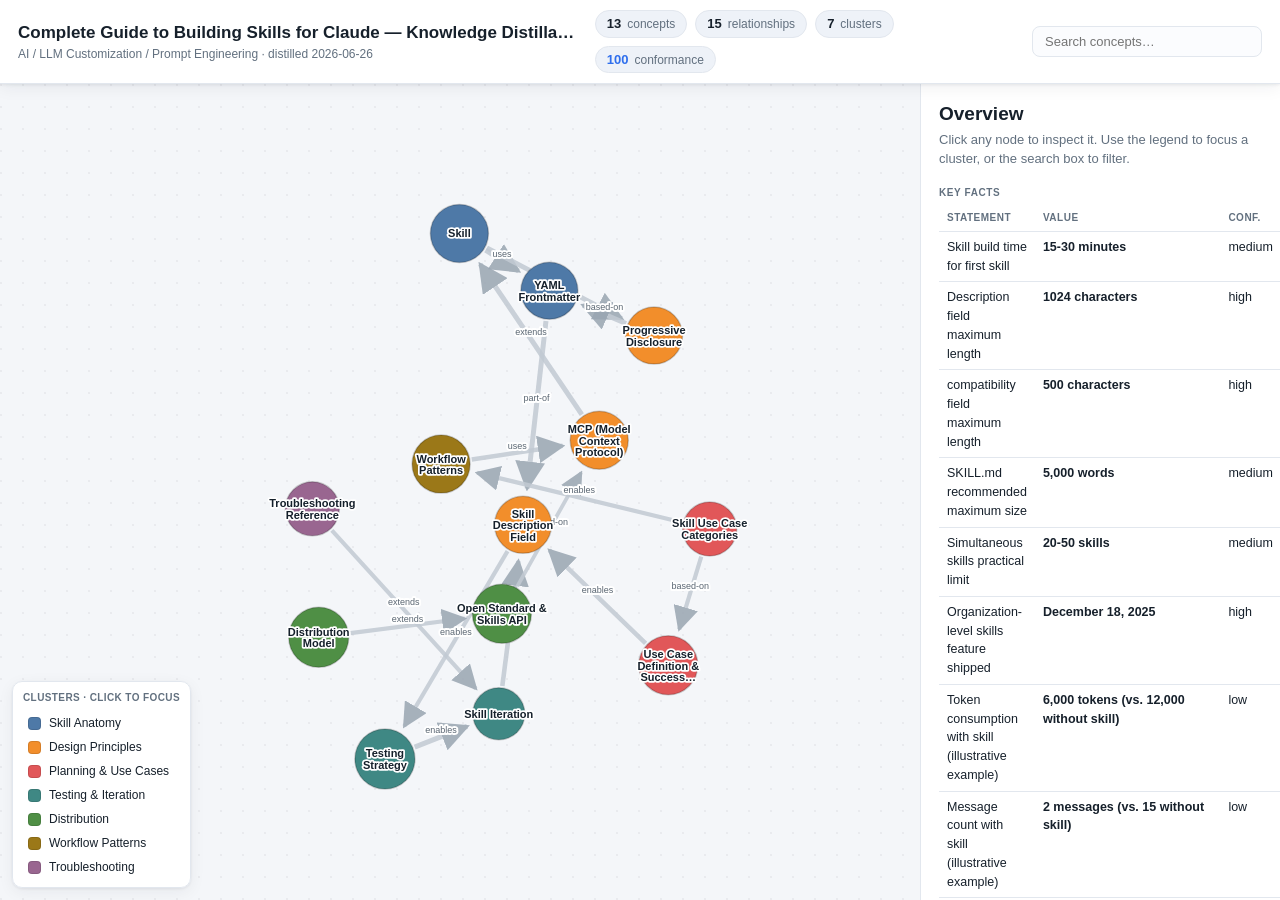
<file: examples/claude-skills-guide.knowledge.html>
<!DOCTYPE html>
<html lang="en">
<head>
  <meta charset="utf-8">
  <meta name="viewport" content="width=device-width, initial-scale=1">
  <meta http-equiv="Content-Security-Policy" content="default-src 'none'; script-src 'unsafe-inline'; style-src 'unsafe-inline'; img-src data:; connect-src 'none'; object-src 'none'; base-uri 'none'; form-action 'none'">
  <meta name="referrer" content="no-referrer">
  <title>Knowledge Graph</title>
  <style>
/* Knowledge Distiller — viewer styles (inlined into the single output HTML) */

:root {
  --bg: #f4f6f9;
  --panel: #ffffff;
  --ink: #16202b;
  --muted: #62707f;
  --line: #e2e7ee;
  --accent: #2f6fed;
  --chip-bg: #eef2f8;
  --shadow: 0 1px 3px rgba(20, 30, 45, .08), 0 4px 16px rgba(20, 30, 45, .06);
}

* { box-sizing: border-box; }

html, body {
  margin: 0;
  height: 100%;
}

body {
  font-family: -apple-system, BlinkMacSystemFont, "Segoe UI", Roboto, Helvetica, Arial, sans-serif;
  color: var(--ink);
  background: var(--bg);
  display: flex;
  flex-direction: column;
  height: 100vh;
  overflow: hidden;
  font-size: 14px;
  line-height: 1.5;
}

/* ---------- Header ---------- */
#topbar {
  flex: 0 0 auto;
  display: flex;
  align-items: center;
  gap: 18px;
  padding: 10px 18px;
  background: var(--panel);
  border-bottom: 1px solid var(--line);
  box-shadow: var(--shadow);
  z-index: 5;
}

#title-block { min-width: 0; flex: 0 1 auto; }

#kg-title {
  margin: 0;
  font-size: 17px;
  font-weight: 650;
  white-space: nowrap;
  overflow: hidden;
  text-overflow: ellipsis;
  max-width: 46vw;
}

#kg-sub {
  font-size: 12px;
  color: var(--muted);
  white-space: nowrap;
  overflow: hidden;
  text-overflow: ellipsis;
}

#kg-chips {
  display: flex;
  gap: 8px;
  flex: 1 1 auto;
  flex-wrap: wrap;
}

.chip {
  display: inline-flex;
  align-items: baseline;
  gap: 6px;
  background: var(--chip-bg);
  border: 1px solid var(--line);
  border-radius: 999px;
  padding: 3px 11px;
  font-size: 12px;
  color: var(--muted);
  white-space: nowrap;
}

.chip b { color: var(--ink); font-weight: 650; font-size: 13px; }
.chip.conformance b { color: var(--accent); }

#search {
  flex: 0 0 auto;
  width: 230px;
  padding: 7px 12px;
  border: 1px solid var(--line);
  border-radius: 8px;
  font-size: 13px;
  outline: none;
  background: #fbfcfe;
}
#search:focus { border-color: var(--accent); background: #fff; }

/* ---------- Main layout ---------- */
#main {
  flex: 1 1 auto;
  display: flex;
  min-height: 0;
}

#graph-wrap {
  position: relative;
  flex: 1 1 auto;
  min-width: 0;
  background:
    radial-gradient(circle at 1px 1px, rgba(20,30,45,.05) 1px, transparent 0) 0 0 / 22px 22px,
    var(--bg);
}

#cy {
  position: absolute;
  inset: 0;
}

.graph-canvas {
  display: block;
  width: 100%;
  height: 100%;
  overflow: hidden;
  cursor: grab;
  touch-action: none;
  user-select: none;
}
.graph-canvas:active { cursor: grabbing; }
.graph-canvas:focus-visible { outline: 3px solid rgba(47, 111, 237, .35); outline-offset: -3px; }
#kd-arrow path { fill: #9aa6b2; }

.graph-edge {
  stroke: #c2cad3;
  opacity: .86;
  transition: opacity .16s ease;
  vector-effect: non-scaling-stroke;
}
.graph-edge.tension { stroke: #e15759; stroke-dasharray: 7 5; }
.edge-label {
  fill: #5a6672;
  font-size: 9px;
  text-anchor: middle;
  paint-order: stroke;
  stroke: #fff;
  stroke-width: 4px;
  stroke-linejoin: round;
  pointer-events: none;
  transition: opacity .16s ease;
}

.graph-node {
  cursor: pointer;
  opacity: 1;
  transition: opacity .16s ease;
  outline: none;
}
.graph-node .node-circle {
  stroke: rgba(0, 0, 0, .2);
  stroke-width: 1.5;
  vector-effect: non-scaling-stroke;
}
.graph-node:hover .node-circle,
.graph-node:focus-visible .node-circle { stroke: #2f6fed; stroke-width: 3; }
.graph-node.is-selected .node-circle { stroke: #2f6fed; stroke-width: 4; }
.graph-node.superseded { opacity: .55; }
.graph-node.superseded .node-circle { fill: #c2c9d1; stroke-dasharray: 5 3; }
.graph-node.dragging { cursor: grabbing; }
.node-label {
  fill: #15202b;
  font-size: 11px;
  font-weight: 550;
  text-anchor: middle;
  dominant-baseline: central;
  paint-order: stroke;
  stroke: #fff;
  stroke-width: 3.5px;
  stroke-linejoin: round;
  pointer-events: none;
}
.graph-node.is-hidden,
.graph-edge.is-hidden,
.edge-label.is-hidden { display: none; }
.graph-node.is-dim,
.graph-edge.is-dim,
.edge-label.is-dim { opacity: .12; }
.graph-empty {
  fill: var(--muted);
  font-size: 15px;
  text-anchor: middle;
}

.load-error {
  position: absolute;
  inset: 0;
  display: flex;
  align-items: center;
  justify-content: center;
  text-align: center;
  padding: 40px;
  color: var(--muted);
  font-size: 15px;
  line-height: 1.6;
}
.load-error b { color: var(--ink); display: block; margin-bottom: 6px; font-size: 16px; }

/* ---------- Legend ---------- */
#legend {
  position: absolute;
  left: 12px;
  bottom: 12px;
  max-width: 260px;
  max-height: 45%;
  overflow: auto;
  background: rgba(255, 255, 255, .94);
  border: 1px solid var(--line);
  border-radius: 10px;
  box-shadow: var(--shadow);
  padding: 8px 10px;
  font-size: 12px;
  backdrop-filter: blur(4px);
}
#legend .legend-title {
  font-weight: 650;
  color: var(--muted);
  text-transform: uppercase;
  letter-spacing: .04em;
  font-size: 10px;
  margin-bottom: 6px;
}
.legend-item {
  display: flex;
  align-items: center;
  gap: 8px;
  width: 100%;
  padding: 3px 5px;
  border: 0;
  border-radius: 6px;
  background: transparent;
  color: inherit;
  font: inherit;
  text-align: left;
  cursor: pointer;
  user-select: none;
}
.legend-item:hover { background: var(--chip-bg); }
.legend-item.active { background: #e4ecfd; }
.legend-swatch {
  width: 13px;
  height: 13px;
  border-radius: 4px;
  flex: 0 0 auto;
  border: 1px solid rgba(0,0,0,.12);
}
.legend-item span { white-space: nowrap; overflow: hidden; text-overflow: ellipsis; }

/* ---------- Side detail pane ---------- */
#side {
  flex: 0 0 360px;
  width: 360px;
  background: var(--panel);
  border-left: 1px solid var(--line);
  overflow-y: auto;
  padding: 18px;
}

#detail h2 {
  margin: 0 0 2px;
  font-size: 19px;
  line-height: 1.25;
}

#detail .pane-hint {
  color: var(--muted);
  font-size: 13px;
  margin-top: 4px;
}

.meta-row {
  display: flex;
  flex-wrap: wrap;
  gap: 6px;
  align-items: center;
  margin: 8px 0 4px;
}

.badge {
  display: inline-block;
  font-size: 11px;
  padding: 2px 9px;
  border-radius: 999px;
  background: var(--chip-bg);
  color: var(--muted);
  border: 1px solid var(--line);
}
.badge.cluster { background: var(--cluster-bg, #eef2f8); color: #fff; border: none; font-weight: 600; }
.badge.conf-high { background: #e6f4ec; color: #1c7a45; border-color: #c5e6d3; }
.badge.conf-medium { background: #fff4e0; color: #9a6400; border-color: #f3e0b8; }
.badge.conf-low { background: #fdecec; color: #b23b3b; border-color: #f4cccc; }
.badge.superseded { background: #eceff3; color: #6b7785; border-color: #d9dee6; }

.temporal-line {
  font-size: 12px;
  color: var(--muted);
  background: var(--chip-bg);
  border-radius: 8px;
  padding: 6px 10px;
  margin: 8px 0;
}
.temporal-line code { color: var(--ink); }

.section-label {
  font-size: 10px;
  font-weight: 700;
  text-transform: uppercase;
  letter-spacing: .06em;
  color: var(--muted);
  margin: 16px 0 4px;
}

.detail-md { font-size: 13.5px; }
.detail-md p { margin: 4px 0; }
.detail-md ul { margin: 4px 0; padding-left: 20px; }
.detail-md li { margin: 3px 0; }
.detail-md code { background: var(--chip-bg); padding: 1px 5px; border-radius: 4px; font-size: 12px; }
.detail-md a { color: var(--accent); text-decoration: none; }
.detail-md a:hover { text-decoration: underline; }
.detail-md h3, .detail-md h4 { margin: 10px 0 4px; font-size: 14px; }
.detail-md blockquote {
  margin: 6px 0;
  padding: 4px 10px;
  border-left: 3px solid var(--line);
  color: var(--muted);
}

.cite-list, .link-list { list-style: none; margin: 4px 0; padding: 0; }
.cite-list li { margin: 5px 0; font-size: 12.5px; color: var(--muted); }
.cite-list .cn { color: var(--accent); font-weight: 700; margin-right: 4px; }
.cite-list a { color: var(--accent); text-decoration: none; }
.cite-list a:hover { text-decoration: underline; }

.link-list li { margin: 4px 0; font-size: 13px; }
.link-list a, .node-link {
  color: var(--accent);
  cursor: pointer;
  text-decoration: none;
}
.node-link {
  appearance: none;
  border: 0;
  padding: 0;
  background: transparent;
  font: inherit;
}
.link-list a:hover, .node-link:hover { text-decoration: underline; }
.edge-type {
  display: inline-block;
  font-size: 10px;
  color: var(--muted);
  background: var(--chip-bg);
  border-radius: 4px;
  padding: 0 6px;
  margin-right: 6px;
}

/* ---------- Overview (facts / open questions) ---------- */
.facts-table {
  width: 100%;
  border-collapse: collapse;
  font-size: 12.5px;
  margin: 4px 0;
}
.facts-table th, .facts-table td {
  text-align: left;
  padding: 6px 8px;
  border-bottom: 1px solid var(--line);
  vertical-align: top;
}
.facts-table th {
  font-size: 10px;
  text-transform: uppercase;
  letter-spacing: .05em;
  color: var(--muted);
}
.facts-table td.v { font-weight: 600; }

.oq-list { margin: 4px 0; padding-left: 18px; font-size: 13px; }
.oq-list li { margin: 6px 0; }

.empty { color: var(--muted); font-size: 13px; font-style: italic; }

  </style>
</head>
<body>
  <header id="topbar">
    <div id="title-block">
      <h1 id="kg-title">Knowledge Graph</h1>
      <div id="kg-sub"></div>
    </div>
    <div id="kg-chips"></div>
    <input id="search" type="search" placeholder="Search concepts…" autocomplete="off" spellcheck="false">
  </header>

  <div id="main">
    <div id="graph-wrap">
      <div id="cy"></div>
      <div id="legend"></div>
    </div>
    <aside id="side">
      <div id="detail"></div>
    </aside>
  </div>

  <script id="kd-graph-data" type="application/json">{"@context": {"@vocab": "https://schema.org/", "kd": "https://knowledge-distiller.dev/v4/", "nodes": "kd:nodes", "edges": "kd:edges", "chunks": "kd:chunks", "confidence": "kd:confidence", "temporal": "kd:temporal", "cluster": "kd:cluster", "weight": "kd:weight", "sources": "kd:sources", "citations": "kd:citations", "resource": "schema:url"}, "metadata": {"title": "Complete Guide to Building Skills for Claude — Knowledge Distillation", "distiller_version": "4.0", "distiller_spec_version": "1.0", "sources": [{"id": "s1", "file": "building-skills-for-claude.pdf", "type": "pdf", "date": "2026-01", "url": null}], "distillation_date": "2026-06-26", "domain": "AI / LLM Customization / Prompt Engineering", "language": "en", "depth": "deep", "mode": "fresh", "quality_score": 100, "temporal_confidence": "inferred", "concept_count": 13, "relationship_count": 15, "cluster_count": 7, "fact_count": 13, "conformance_score": 100}, "clusters": [{"id": "skill-anatomy", "label": "Skill Anatomy", "description": "What a skill is and how it is structured technically", "concepts": ["skill", "yaml-frontmatter"]}, {"id": "design-principles", "label": "Design Principles", "description": "Core design philosophy governing how skills should be built", "concepts": ["progressive-disclosure", "mcp", "skill-description-field"]}, {"id": "planning-use-cases", "label": "Planning \u0026 Use Cases", "description": "How to identify and define what a skill should do", "concepts": ["skill-use-case-categories", "use-case-definition"]}, {"id": "testing-iteration", "label": "Testing \u0026 Iteration", "description": "How to validate, debug, and improve skills over time", "concepts": ["testing-strategy", "skill-iteration"]}, {"id": "distribution", "label": "Distribution", "description": "How skills are shared, installed, and used programmatically", "concepts": ["distribution-model", "open-standard-skills-api"]}, {"id": "workflow-patterns", "label": "Workflow Patterns", "description": "Proven structural patterns for skill instructions", "concepts": ["workflow-patterns"]}, {"id": "troubleshooting", "label": "Troubleshooting", "description": "Common failure modes and their solutions", "concepts": ["troubleshooting-reference"]}], "nodes": [{"id": "skill", "label": "Skill", "cluster": "skill-anatomy", "confidence": "high", "definition": "A skill is a folder-based instruction package that teaches Claude how to handle specific tasks or workflows. It consists of a required SKILL.md file (Markdown with YAML frontmatter) and optional subdirectories: scripts/ (executable code), references/ (documentation), and assets/ (templates, fonts, icons).", "relevance": "Skills eliminate the need to re-explain preferences and workflows in every conversation. They encode repeatable processes once, making Claude's behavior consistent and automating multi-step workflows. For MCP builders, skills add the knowledge layer on top of raw tool access.", "resource": null, "statements": ["A skill must contain exactly one SKILL.md file (case-sensitive); the folder name must be kebab-case. [1]", "Skills work identically across Claude.ai, Claude Code, and the API without modification.", "Claude can load multiple skills simultaneously; each skill must work alongside others.", "Skills are most powerful for repeatable workflows: document generation, consistent research methodology, multi-step process orchestration.", "A first working skill can be built and tested in 15-30 minutes using the skill-creator skill."], "temporal": {"source_date": "2026-01", "source_period": null, "valid_from": "2025", "valid_until": null, "temporal_confidence": "inferred"}, "sources": ["s1"], "citations": [{"n": 1, "source": "s1", "locator": null, "label": "Building Skills for Claude — Complete Guide", "url": null}], "note": "The guide uses a kitchen analogy: MCP is the professional kitchen (tools and ingredients); skills are the recipes (how to use them). This cleanly separates connectivity concerns from workflow knowledge."}, {"id": "yaml-frontmatter", "label": "YAML Frontmatter", "cluster": "skill-anatomy", "confidence": "high", "definition": "The YAML frontmatter block (delimited by ---) at the top of SKILL.md is the metadata section that Claude reads to decide whether to load the skill. It is the first level of the progressive disclosure system, always loaded into the system prompt even before the full skill body.", "relevance": "The frontmatter is the most critical part of a skill. A poorly written description causes under-triggering (skill never loads) or over-triggering (skill loads for unrelated tasks). The description field is the primary trigger mechanism.", "resource": null, "statements": ["Only two fields are required: name (kebab-case) and description (what it does + when to use it, under 1024 characters, no XML angle brackets). [1]", "description MUST include both what the skill does and trigger conditions with specific phrases users would say.", "Optional fields: license, allowed-tools, compatibility (1-500 chars), metadata (author, version, mcp-server, category, tags).", "Forbidden in frontmatter: XML angle brackets \u003c \u003e and skill names containing 'claude' or 'anthropic' (reserved namespace).", "Debugging: Ask Claude 'When would you use the [skill name] skill?' to surface what is triggering or not triggering it."], "temporal": {"source_date": "2026-01", "source_period": null, "valid_from": "2025", "valid_until": null, "temporal_confidence": "inferred"}, "sources": ["s1"], "citations": [{"n": 1, "source": "s1", "locator": null, "label": "Building Skills for Claude — Complete Guide", "url": null}]}, {"id": "progressive-disclosure", "label": "Progressive Disclosure", "cluster": "design-principles", "confidence": "high", "definition": "A three-level loading system that minimizes token consumption while preserving specialized expertise. Level 1 (YAML frontmatter) is always loaded. Level 2 (SKILL.md body) loads when Claude judges the skill relevant. Level 3 (linked files in references/) loads only when specifically needed within a task.", "relevance": "Without progressive disclosure, having many skills enabled would flood the system prompt with irrelevant instructions, degrading performance. This system allows 20-50 skills to coexist without interference.", "resource": null, "statements": ["Keep SKILL.md under 5,000 words; move detailed documentation to references/. [1]", "The practical limit before context degradation is 20-50 simultaneously enabled skills.", "References/ files are Claude-navigable: Claude discovers and loads them only as needed.", "Critical instructions should appear at the top of SKILL.md, not buried in later sections."], "temporal": {"source_date": "2026-01", "source_period": null, "valid_from": "2025", "valid_until": null, "temporal_confidence": "inferred"}, "sources": ["s1"], "citations": [{"n": 1, "source": "s1", "locator": null, "label": "Building Skills for Claude — Complete Guide", "url": null}]}, {"id": "mcp", "label": "MCP (Model Context Protocol)", "cluster": "design-principles", "confidence": "high", "definition": "The Model Context Protocol (MCP) is a connectivity layer that gives Claude access to external services and tools (Notion, Asana, Linear, etc.) and provides real-time data access and tool invocation. In the skills ecosystem, MCP answers 'what Claude can do' while skills answer 'how Claude should do it'.", "relevance": "For skill builders working with MCP integrations, skills serve as the knowledge and workflow layer on top of raw MCP tool access. Without skills, MCP users face a blank slate — they have tool access but no workflow guidance.", "resource": "https://modelcontextprotocol.io", "statements": ["MCP provides connectivity; skills provide the workflow knowledge and best practices on top. [1]", "Without skills, MCP users face each conversation from scratch, inconsistent results, and support requests about how to use the integration.", "With skills, pre-built workflows activate automatically, best practices are embedded in every interaction, and the learning curve is reduced.", "Skills for MCP (Category 3) coordinate multiple MCP calls in sequence and embed domain expertise.", "MCP connection issues should be tested independently from the skill — call an MCP tool directly without the skill to isolate whether the failure is in MCP or the skill."], "temporal": {"source_date": "2026-01", "source_period": null, "valid_from": "2025", "valid_until": null, "temporal_confidence": "inferred"}, "sources": ["s1"], "citations": [{"n": 1, "source": "s1", "locator": null, "label": "Building Skills for Claude — Complete Guide", "url": null}]}, {"id": "skill-use-case-categories", "label": "Skill Use Case Categories", "cluster": "planning-use-cases", "confidence": "high", "definition": "Anthropic has identified three canonical skill use case categories based on patterns observed across early adopters and internal teams: (1) Document and Asset Creation, (2) Workflow Automation, and (3) MCP Enhancement.", "relevance": "Knowing which category a skill belongs to determines the right design patterns, technical approach, and test strategy. Categories are not mutually exclusive but most skills lean toward one.", "resource": null, "statements": ["Category 1 — Document and Asset Creation: embedded style guides and templates, quality checklists, no external tools required. Real example: frontend-design skill. [1]", "Category 2 — Workflow Automation: step-by-step workflows with validation gates, iterative refinement loops, built-in review suggestions. Real example: skill-creator skill.", "Category 3 — MCP Enhancement: coordinates multiple MCP calls in sequence, embeds domain expertise, handles common MCP errors. Real example: sentry-code-review skill from Sentry.", "Problem-first framing: user describes outcome, skill orchestrates tools. Tool-first framing: user has tool access, skill provides workflow expertise.", "Most skills lean one direction; knowing which framing fits the use case helps choose the right workflow pattern."], "temporal": {"source_date": "2026-01", "source_period": null, "valid_from": "2025", "valid_until": null, "temporal_confidence": "inferred"}, "sources": ["s1"], "citations": [{"n": 1, "source": "s1", "locator": null, "label": "Building Skills for Claude — Complete Guide", "url": null}]}, {"id": "use-case-definition", "label": "Use Case Definition \u0026 Success Criteria", "cluster": "planning-use-cases", "confidence": "high", "definition": "Before writing any skill instructions, identify 2-3 concrete use cases. A good use case definition specifies: trigger phrase, ordered steps, tools required, and expected result. Success criteria are defined both quantitatively (trigger rate, tool call count, API error rate) and qualitatively (user autonomy, output consistency).", "relevance": "Skills without defined use cases tend to be vague, triggering incorrectly or failing to complete workflows. Success criteria create measurable targets and a feedback loop for iteration.", "resource": null, "statements": ["Quantitative targets: 90% trigger rate on relevant queries; zero failed API calls per workflow; measurable token reduction vs. baseline. [1]", "Qualitative targets: users never need to prompt next steps; workflows complete without user correction; consistent results across sessions.", "Performance comparison benchmark: without skill = 15 messages, 3 failed API calls, 12,000 tokens; with skill = 2 questions, 0 failures, 6,000 tokens.", "Success measurement is partly vibes-based — Anthropic acknowledges active development of more robust tooling.", "Use case definition should answer: what does a user want to accomplish, what multi-step workflows are required, which tools are needed, what domain knowledge should be embedded."], "temporal": {"source_date": "2026-01", "source_period": null, "valid_from": "2025", "valid_until": null, "temporal_confidence": "inferred"}, "sources": ["s1"], "citations": [{"n": 1, "source": "s1", "locator": null, "label": "Building Skills for Claude — Complete Guide", "url": null}]}, {"id": "skill-description-field", "label": "Skill Description Field", "cluster": "design-principles", "confidence": "high", "definition": "The description field in YAML frontmatter is the primary mechanism by which Claude decides whether to activate a skill. It must follow the structure: [What it does] + [When to use it] + [Key capabilities]. It must include natural-language trigger phrases that real users would say.", "relevance": "This single field determines whether a skill is effective in practice. Vague descriptions lead to under-triggering; overly broad descriptions cause over-triggering.", "resource": null, "statements": ["Good description: specific, includes trigger phrases users say, mentions file types if relevant, under 1024 characters. [1]", "Bad description examples: 'Helps with projects' (too vague), 'Creates sophisticated multi-page documentation systems' (missing triggers), 'Implements the Project entity model' (too technical).", "Add negative triggers to prevent over-triggering: 'Do NOT use for simple data exploration (use data-viz skill instead).'", "For under-triggering: add more detail and domain-specific keywords. For over-triggering: add negative triggers and scope constraints.", "The description field appears in Claude's system prompt as the first level of progressive disclosure."], "temporal": {"source_date": "2026-01", "source_period": null, "valid_from": "2025", "valid_until": null, "temporal_confidence": "inferred"}, "sources": ["s1"], "citations": [{"n": 1, "source": "s1", "locator": null, "label": "Building Skills for Claude — Complete Guide", "url": null}]}, {"id": "testing-strategy", "label": "Testing Strategy", "cluster": "testing-iteration", "confidence": "high", "definition": "Skills should be tested at three increasing levels of rigor: (1) manual testing in Claude.ai for fast iteration, (2) scripted testing in Claude Code for repeatable validation, and (3) programmatic testing via the Skills API for systematic evaluation suites. Effective testing covers three areas: triggering tests, functional tests, and performance comparison.", "relevance": "Skills are living documents that degrade or drift without testing. The recommended approach of iterating on one challenging task until it works before broadening coverage provides faster signal.", "resource": null, "statements": ["Triggering tests: verify the skill loads on obvious tasks, paraphrased requests, and does NOT load on unrelated queries. Run 10-20 test queries. [1]", "Functional tests: verify correct outputs, successful API calls, error handling, and edge case coverage.", "Performance comparison: count messages, failed API calls, and tokens consumed with vs. without the skill enabled.", "The skill-creator skill helps design and refine skills but does NOT run automated test suites or produce quantitative evaluation results.", "Pro tip: iterate on a single challenging task to success before expanding to coverage testing — this leverages Claude's in-context learning."], "temporal": {"source_date": "2026-01", "source_period": null, "valid_from": "2025", "valid_until": null, "temporal_confidence": "inferred"}, "sources": ["s1"], "citations": [{"n": 1, "source": "s1", "locator": null, "label": "Building Skills for Claude — Complete Guide", "url": null}]}, {"id": "skill-iteration", "label": "Skill Iteration", "cluster": "testing-iteration", "confidence": "high", "definition": "Skills are living documents that should be iteratively improved based on operational signals. Three failure modes each have distinct solutions: under-triggering, over-triggering, and execution issues.", "relevance": "A skill that worked at launch may degrade as users discover edge cases. Iteration based on clear diagnostic signals prevents skill abandonment.", "resource": null, "statements": ["Under-triggering signals: skill doesn't load automatically, users manually enabling it, support questions about when to use it. Solution: enrich description with more keywords. [1]", "Over-triggering signals: skill loads for irrelevant queries, users disabling it, confusion about purpose. Solution: add negative triggers, be more specific about scope.", "Execution issues: inconsistent results, API failures, user corrections needed. Solution: improve instructions, add error handling.", "Advanced technique: for critical validations, use a bundled script rather than language instructions — code is deterministic, language interpretation is not."], "temporal": {"source_date": "2026-01", "source_period": null, "valid_from": "2025", "valid_until": null, "temporal_confidence": "inferred"}, "sources": ["s1"], "citations": [{"n": 1, "source": "s1", "locator": null, "label": "Building Skills for Claude — Complete Guide", "url": null}]}, {"id": "distribution-model", "label": "Distribution Model", "cluster": "distribution", "confidence": "high", "definition": "As of January 2026, skills are distributed by downloading and zipping a skill folder, then uploading to Claude.ai via Settings \u003e Capabilities \u003e Skills, or placing in the Claude Code skills directory. Organization-level deployment (shipped December 18, 2025) allows admins to deploy skills workspace-wide with automatic updates and centralized management.", "relevance": "Understanding the distribution model is necessary for both individual use and enterprise rollout. The API path enables production deployments and automated pipelines.", "resource": null, "statements": ["Individual installation: Download folder, zip, upload to Claude.ai, or place in Claude Code skills directory. [1]", "Organization deployment (since December 18, 2025): admins deploy workspace-wide with automatic updates.", "Recommended distribution: host on GitHub (public repo + clear README for humans), document in MCP repo, create installation guide.", "Skills should be positioned by outcomes, not technical details: focus on what users can accomplish, not on the folder structure.", "Note: the skill folder itself should NOT contain a README.md; the repo-level README is for human visitors only."], "temporal": {"source_date": "2026-01", "source_period": null, "valid_from": "2025-12-18", "valid_until": null, "temporal_confidence": "explicit"}, "sources": ["s1"], "citations": [{"n": 1, "source": "s1", "locator": null, "label": "Building Skills for Claude — Complete Guide", "url": null}]}, {"id": "open-standard-skills-api", "label": "Open Standard \u0026 Skills API", "cluster": "distribution", "confidence": "high", "definition": "Anthropic has published Agent Skills as an open standard with the aspiration that skills should be portable across AI platforms (analogous to MCP). The Skills API provides programmatic control via /v1/skills endpoint, container.skills parameter in Messages API, version control through Claude Console, and integration with the Claude Agent SDK.", "relevance": "The open standard signals Anthropic's intent for skills to be an ecosystem-level primitive. The API path unlocks production-scale deployment and agent-system integration beyond Claude.ai.", "resource": null, "statements": ["API use cases: applications using skills programmatically, production deployments at scale, automated pipelines and agent systems. Requires Code Execution Tool beta. [1]", "Claude.ai / Claude Code use cases: end users interacting directly, manual testing during development, individual ad-hoc workflows.", "Skills can note platform-specific capabilities in the compatibility field.", "Like MCP, the goal is for skills to be portable — the same skill should work whether using Claude or other AI platforms.", "Public reference: GitHub anthropics/skills repository contains Anthropic-created skills available for customization."], "temporal": {"source_date": "2026-01", "source_period": null, "valid_from": "2026-01", "valid_until": null, "temporal_confidence": "inferred"}, "sources": ["s1"], "citations": [{"n": 1, "source": "s1", "locator": null, "label": "Building Skills for Claude — Complete Guide", "url": null}]}, {"id": "workflow-patterns", "label": "Workflow Patterns", "cluster": "workflow-patterns", "confidence": "high", "definition": "Five recurring structural patterns for skill instructions, distilled from early adopters and internal teams: (1) Sequential Workflow Orchestration, (2) Multi-MCP Coordination, (3) Iterative Refinement, (4) Context-Aware Tool Selection, (5) Domain-Specific Intelligence. These are heuristics, not prescriptive templates.", "relevance": "Choosing the wrong pattern leads to brittle or incomplete skills. Each pattern targets a specific class of workflow complexity.", "resource": null, "statements": ["Pattern 1 — Sequential Workflow Orchestration: multi-step processes in a specific order. Key: explicit step ordering, dependencies, validation gates, rollback instructions. [1]", "Pattern 2 — Multi-MCP Coordination: workflows spanning multiple services (e.g., Figma to Drive to Linear to Slack). Key: clear phase separation, data passing between MCPs, centralized error handling.", "Pattern 3 — Iterative Refinement: quality improves with iteration loops (initial draft, quality check, refinement, finalization). Key: explicit quality criteria, validation scripts, termination condition.", "Pattern 4 — Context-Aware Tool Selection: same outcome, different tools depending on context (e.g., file size determines cloud vs. local storage). Key: decision tree, fallback options, transparency.", "Pattern 5 — Domain-Specific Intelligence: skill adds specialized knowledge beyond tool access (e.g., compliance rules, brand standards). Key: domain expertise embedded in logic, compliance-before-action ordering, audit trail."], "temporal": {"source_date": "2026-01", "source_period": null, "valid_from": "2025", "valid_until": null, "temporal_confidence": "inferred"}, "sources": ["s1"], "citations": [{"n": 1, "source": "s1", "locator": null, "label": "Building Skills for Claude — Complete Guide", "url": null}], "note": "The Home Depot framing: problem-first means user describes outcome and skill orchestrates tools; tool-first means user has tool access and skill provides workflow expertise. Most skills lean one direction."}, {"id": "troubleshooting-reference", "label": "Troubleshooting Reference", "cluster": "troubleshooting", "confidence": "high", "definition": "A structured catalog of common skill failures mapped to causes and solutions. Covers upload errors, triggering issues, MCP connection failures, instruction non-compliance, and context/performance degradation.", "relevance": "Skill failures are often silent (no error, just wrong behavior). Knowing the failure taxonomy enables faster diagnosis without trial-and-error.", "resource": null, "statements": ["Upload errors: SKILL.md must be exactly this spelling (case-sensitive); YAML must have --- delimiters; name must be kebab-case; no XML angle brackets. [1]", "Skill does not trigger: description too generic, missing trigger phrases. Fix by asking Claude 'When would you use [skill name]?' and revising.", "Skill triggers too often: add negative triggers, be more specific, clarify scope explicitly.", "MCP connection issues: verify server connected, check auth tokens, test MCP independently without the skill, verify tool names are case-sensitive.", "Instructions not followed: keep concise, put critical instructions at top with Critical headers, use deterministic language, add performance notes in user prompts rather than SKILL.md.", "Large context / performance degradation: keep SKILL.md under 5,000 words, limit simultaneous skills to 20-50, use progressive disclosure."], "temporal": {"source_date": "2026-01", "source_period": null, "valid_from": "2025", "valid_until": null, "temporal_confidence": "inferred"}, "sources": ["s1"], "citations": [{"n": 1, "source": "s1", "locator": null, "label": "Building Skills for Claude — Complete Guide", "url": null}]}], "edges": [{"source": "skill", "target": "yaml-frontmatter", "type": "uses", "label": "A skill uses YAML frontmatter as its primary metadata and trigger mechanism", "weight": 1.0, "confidence": "high", "id": "skill__uses__yaml-frontmatter"}, {"source": "skill", "target": "progressive-disclosure", "type": "enables", "label": "The skill folder structure enables three-level progressive disclosure", "weight": 1.0, "confidence": "high", "id": "skill__enables__progressive-disclosure"}, {"source": "yaml-frontmatter", "target": "skill-description-field", "type": "part-of", "label": "The description field is the most important part of YAML frontmatter", "weight": 1.0, "confidence": "high", "id": "yaml-frontmatter__part-of__skill-description-field"}, {"source": "skill-description-field", "target": "testing-strategy", "type": "enables", "label": "The description field is what triggering tests validate", "weight": 0.8, "confidence": "high", "id": "skill-description-field__enables__testing-strategy"}, {"source": "mcp", "target": "skill", "type": "extends", "label": "Skills extend MCP by adding the workflow knowledge layer on top of connectivity", "weight": 1.0, "confidence": "high", "id": "mcp__extends__skill"}, {"source": "skill-use-case-categories", "target": "use-case-definition", "type": "based-on", "label": "Use case categories provide the framework for concrete use case definition", "weight": 0.8, "confidence": "high", "id": "skill-use-case-categories__based-on__use-case-definition"}, {"source": "use-case-definition", "target": "skill-description-field", "type": "enables", "label": "A well-defined use case directly informs the description field content", "weight": 0.9, "confidence": "high", "id": "use-case-definition__enables__skill-description-field"}, {"source": "testing-strategy", "target": "skill-iteration", "type": "enables", "label": "Testing surfaces the signals needed for iteration", "weight": 1.0, "confidence": "high", "id": "testing-strategy__enables__skill-iteration"}, {"source": "skill-iteration", "target": "skill-description-field", "type": "extends", "label": "Iteration typically requires refining the description field", "weight": 0.9, "confidence": "high", "id": "skill-iteration__extends__skill-description-field"}, {"source": "distribution-model", "target": "open-standard-skills-api", "type": "extends", "label": "The API extends the manual distribution model for programmatic use", "weight": 0.8, "confidence": "high", "id": "distribution-model__extends__open-standard-skills-api"}, {"source": "workflow-patterns", "target": "mcp", "type": "uses", "label": "Most workflow patterns orchestrate MCP tool calls", "weight": 0.9, "confidence": "high", "id": "workflow-patterns__uses__mcp"}, {"source": "troubleshooting-reference", "target": "skill-iteration", "type": "extends", "label": "Troubleshooting is the diagnostic phase of the iteration cycle", "weight": 0.8, "confidence": "high", "id": "troubleshooting-reference__extends__skill-iteration"}, {"source": "progressive-disclosure", "target": "yaml-frontmatter", "type": "based-on", "label": "Level 1 of progressive disclosure is the YAML frontmatter", "weight": 1.0, "confidence": "high", "id": "progressive-disclosure__based-on__yaml-frontmatter"}, {"source": "skill-use-case-categories", "target": "workflow-patterns", "type": "enables", "label": "The use case category determines which workflow pattern to apply", "weight": 0.8, "confidence": "medium", "id": "skill-use-case-categories__enables__workflow-patterns"}, {"source": "open-standard-skills-api", "target": "mcp", "type": "based-on", "label": "Agent Skills open standard is designed analogously to MCP as a cross-platform primitive", "weight": 0.7, "confidence": "medium", "id": "open-standard-skills-api__based-on__mcp"}], "facts": [{"id": "f1", "statement": "Skill build time for first skill", "value": "15-30 minutes", "temporal": {"source_date": null, "source_period": null, "valid_from": "2026-01", "valid_until": null, "temporal_confidence": "inferred"}, "confidence": "medium", "source": "s1", "context": "Using the skill-creator skill for an initial working skill"}, {"id": "f2", "statement": "Description field maximum length", "value": "1024 characters", "temporal": {"source_date": null, "source_period": null, "valid_from": "2026-01", "valid_until": null, "temporal_confidence": "inferred"}, "confidence": "high", "source": "s1", "context": "YAML frontmatter description field constraint"}, {"id": "f3", "statement": "compatibility field maximum length", "value": "500 characters", "temporal": {"source_date": null, "source_period": null, "valid_from": "2026-01", "valid_until": null, "temporal_confidence": "inferred"}, "confidence": "high", "source": "s1", "context": "YAML frontmatter optional compatibility field"}, {"id": "f4", "statement": "SKILL.md recommended maximum size", "value": "5,000 words", "temporal": {"source_date": null, "source_period": null, "valid_from": "2026-01", "valid_until": null, "temporal_confidence": "inferred"}, "confidence": "medium", "source": "s1", "context": "Above this limit, context performance degrades; move detailed docs to references/"}, {"id": "f5", "statement": "Simultaneous skills practical limit", "value": "20-50 skills", "temporal": {"source_date": null, "source_period": null, "valid_from": "2026-01", "valid_until": null, "temporal_confidence": "inferred"}, "confidence": "medium", "source": "s1", "context": "Beyond this, context performance degrades; use selective enablement"}, {"id": "f6", "statement": "Organization-level skills feature shipped", "value": "December 18, 2025", "temporal": {"source_date": null, "source_period": null, "valid_from": "2025-12-18", "valid_until": null, "temporal_confidence": "explicit"}, "confidence": "high", "source": "s1", "context": "Workspace-wide admin deployment with automatic updates"}, {"id": "f7", "statement": "Token consumption with skill (illustrative example)", "value": "6,000 tokens (vs. 12,000 without skill)", "temporal": {"source_date": null, "source_period": null, "valid_from": "2026-01", "valid_until": null, "temporal_confidence": "inferred"}, "confidence": "low", "source": "s1", "context": "Performance comparison example in guide; 50% reduction"}, {"id": "f8", "statement": "Message count with skill (illustrative example)", "value": "2 messages (vs. 15 without skill)", "temporal": {"source_date": null, "source_period": null, "valid_from": "2026-01", "valid_until": null, "temporal_confidence": "inferred"}, "confidence": "low", "source": "s1", "context": "Performance comparison example in guide; 87% reduction"}, {"id": "f9", "statement": "Skill triggering aspirational target", "value": "90% on relevant queries", "temporal": {"source_date": null, "source_period": null, "valid_from": "2026-01", "valid_until": null, "temporal_confidence": "inferred"}, "confidence": "medium", "source": "s1", "context": "Aspirational benchmark, not a precise threshold; Anthropic developing better measurement tooling"}, {"id": "f10", "statement": "Skills API endpoint", "value": "/v1/skills", "temporal": {"source_date": null, "source_period": null, "valid_from": "2026-01", "valid_until": null, "temporal_confidence": "inferred"}, "confidence": "high", "source": "s1", "context": "For listing and managing skills programmatically; requires Code Execution Tool beta"}, {"id": "f11", "statement": "API parameter for adding skills to requests", "value": "container.skills", "temporal": {"source_date": null, "source_period": null, "valid_from": "2026-01", "valid_until": null, "temporal_confidence": "inferred"}, "confidence": "high", "source": "s1", "context": "Used in Messages API requests to include skills"}, {"id": "f12", "statement": "Public skills repository", "value": "github.com/anthropics/skills", "temporal": {"source_date": null, "source_period": null, "valid_from": "2026-01", "valid_until": null, "temporal_confidence": "inferred"}, "confidence": "high", "source": "s1", "context": "Anthropic-created reference skills available for customization"}, {"id": "f13", "statement": "Partner skills directory examples", "value": "Asana, Atlassian, Canva, Figma, Sentry, Zapier", "temporal": {"source_date": null, "source_period": null, "valid_from": "2026-01", "valid_until": null, "temporal_confidence": "inferred"}, "confidence": "high", "source": "s1", "context": "Partners with skills in the directory as of guide publication"}], "chunks": [{"id": "skill", "text": "As of early 2026: A skill is a folder-based instruction package that teaches Claude how to handle specific tasks or workflows. It consists of a required SKILL.md file with YAML frontmatter, and optional subdirectories for scripts (executable code), references (documentation), and assets (templates, fonts, icons). Skills eliminate the need to re-explain preferences and workflows in every conversation by encoding repeatable processes once, making Claude's behavior consistent and automating multi-step workflows. For MCP builders, skills add the knowledge layer on top of raw tool access. A skill must contain exactly one SKILL.md file (case-sensitive) and the folder name must be in kebab-case. Skills work identically across Claude.ai, Claude Code, and the API without modification. Claude can load multiple skills simultaneously, so each skill must work alongside others. Skills are most powerful for repeatable workflows such as document generation, consistent research methodology, and multi-step process orchestration. A first working skill can be built and tested in 15 to 30 minutes using the skill-creator skill. The guide uses a kitchen analogy: MCP is the professional kitchen providing tools and ingredients, while skills are the recipes describing how to use them.", "concepts": ["skill"], "temporal_scope": "2026", "token_estimate": 319}, {"id": "yaml-frontmatter", "text": "As of early 2026: The YAML frontmatter block delimited by triple dashes at the top of SKILL.md is the metadata section that Claude reads to decide whether to load the skill. It is always loaded into the system prompt as the first level of progressive disclosure. Only two fields are required: name in kebab-case matching the folder name, and description under 1024 characters with no XML angle brackets. The description must include both what the skill does and specific trigger conditions with phrases users would actually say. Optional fields include license, allowed-tools, compatibility for environment requirements, and metadata fields for author, version, MCP server name, category, and tags. Forbidden content includes XML angle brackets and skill names containing claude or anthropic, which are reserved to prevent prompt injection. A useful debugging technique is to ask Claude when it would use a given skill name, which causes Claude to quote back the description and reveal what is or is not triggering the skill.", "concepts": ["yaml-frontmatter"], "temporal_scope": "2026", "token_estimate": 256}, {"id": "progressive-disclosure", "text": "As of early 2026, and representing a timeless architectural principle: Progressive disclosure is a three-level loading system that minimizes token consumption while preserving specialized expertise. Level one is the YAML frontmatter, which is always loaded into the system prompt. Level two is the SKILL.md body, which loads when Claude judges the skill relevant to the current task. Level three consists of linked files in the references subdirectory, which Claude loads only when specifically needed within a task. Without progressive disclosure, having many skills enabled would flood the system prompt with irrelevant instructions and degrade performance. The system allows 20 to 50 skills to coexist without interference. SKILL.md should be kept under 5,000 words, with detailed documentation moved to references. Critical instructions should appear at the top of SKILL.md, not buried in later sections.", "concepts": ["progressive-disclosure"], "temporal_scope": "2026", "token_estimate": 227}, {"id": "mcp", "text": "As of early 2026: The Model Context Protocol (MCP) is a connectivity layer that gives Claude access to external services and tools such as Notion, Asana, and Linear, providing real-time data access and tool invocation. In the skills ecosystem, MCP answers what Claude can do while skills answer how Claude should do it. Without skills, MCP users face each conversation from scratch with inconsistent results and a steep learning curve. With skills, pre-built workflows activate automatically and best practices are embedded in every interaction. Skills for MCP integrations (Category 3) coordinate multiple MCP calls in sequence and embed domain expertise. When troubleshooting, MCP connection issues should be tested independently from the skill by calling an MCP tool directly without the skill to isolate whether a failure is in MCP or in the skill instructions.", "concepts": ["mcp"], "temporal_scope": "2026", "token_estimate": 216}, {"id": "skill-use-case-categories", "text": "As of early 2026: Anthropic has identified three canonical skill use case categories based on patterns observed across early adopters and internal teams. Category 1 is Document and Asset Creation, used for producing consistent high-quality output including documents, presentations, apps, and designs. It relies on embedded style guides, templates, and quality checklists without requiring external tools. A real example is the frontend-design skill. Category 2 is Workflow Automation, used for multi-step processes benefiting from consistent methodology and coordination across multiple MCP servers. It uses step-by-step workflows with validation gates and iterative refinement. A real example is the skill-creator skill. Category 3 is MCP Enhancement, used for workflow guidance layered on top of MCP tool access. It coordinates multiple MCP calls in sequence and embeds domain expertise. A real example is the sentry-code-review skill from Sentry. Most skills lean toward either a problem-first framing (user describes an outcome and the skill orchestrates tools) or a tool-first framing (user has tool access and the skill provides workflow expertise).", "concepts": ["skill-use-case-categories"], "temporal_scope": "2026", "token_estimate": 289}, {"id": "use-case-definition", "text": "As of early 2026: Before writing any skill instructions, it is important to identify 2 to 3 concrete use cases. A good use case definition specifies the trigger phrase, ordered steps, required tools, and expected result. Success criteria are defined both quantitatively and qualitatively. Quantitative targets include a 90% trigger rate on relevant queries, zero failed API calls per workflow, and a measurable token reduction versus a baseline. Qualitative targets include users never needing to prompt next steps, workflows completing without user correction, and consistent results across sessions. A benchmark in the guide shows that without a skill a task may require 15 back-and-forth messages, 3 failed API calls, and 12,000 tokens, while with a skill the same task requires only 2 clarifying questions, zero failures, and 6,000 tokens. Anthropic acknowledges that success measurement is partly vibes-based and that more robust tooling is under development.", "concepts": ["use-case-definition"], "temporal_scope": "2026", "token_estimate": 241}, {"id": "skill-description-field", "text": "As of early 2026: The description field in YAML frontmatter is the primary mechanism by which Claude decides whether to activate a skill. It must follow the structure of what the skill does, followed by when to use it, followed by key capabilities. It must include natural-language trigger phrases that real users would say. A good description is specific, includes trigger phrases, mentions relevant file types, and stays under 1024 characters. A bad description is too vague such as 'Helps with projects', missing triggers such as 'Creates sophisticated multi-page documentation systems', or too technical without user-facing language. To prevent over-triggering, add negative triggers explicitly stating what the skill should not be used for. For under-triggering, add more domain-specific keywords and phrasing. The description field appears in Claude's system prompt as the first level of progressive disclosure and is what Claude quotes back when asked when it would use a given skill.", "concepts": ["skill-description-field"], "temporal_scope": "2026", "token_estimate": 247}, {"id": "testing-strategy", "text": "As of early 2026: Skills should be tested at three increasing levels of rigor. Manual testing in Claude.ai is fastest with no setup required. Scripted testing in Claude Code automates test cases for repeatable validation. Programmatic testing via the Skills API builds evaluation suites that run systematically against defined test sets. Effective testing covers three areas: triggering tests to ensure the skill loads at the right times, functional tests to verify the skill produces correct outputs with successful API calls and proper error handling, and performance comparison to prove the skill improves results versus baseline. The skill-creator skill helps design and refine skills but does not execute automated test suites or produce quantitative evaluation results. The most effective approach is to iterate on a single challenging task until Claude succeeds, then extract the winning approach into the skill, before broadening to coverage testing.", "concepts": ["testing-strategy"], "temporal_scope": "2026", "token_estimate": 239}, {"id": "skill-iteration", "text": "As of early 2026: Skills are living documents that should be iteratively improved based on operational signals. Three failure modes each have distinct solutions. Under-triggering occurs when the skill doesn't load automatically, users manually enable it, or there are support questions about when to use it; the solution is to add more detail and domain-specific keywords to the description. Over-triggering occurs when the skill loads for irrelevant queries, users disable it, or there is confusion about purpose; the solution is to add negative triggers and be more specific about scope. Execution issues such as inconsistent results, API call failures, and user corrections needed point to instruction quality problems; the solution is to improve instruction clarity and add error handling. An advanced technique for critical validations is to bundle a script that performs checks programmatically rather than relying on language instructions, because code is deterministic while language interpretation is not.", "concepts": ["skill-iteration"], "temporal_scope": "2026", "token_estimate": 253}, {"id": "distribution-model", "text": "As of January 2026: Skills are distributed by downloading and zipping a skill folder, then uploading to Claude.ai via Settings, Capabilities, Skills, or by placing the folder in the Claude Code skills directory. Organization-level deployment, which shipped on December 18, 2025, allows administrators to deploy skills workspace-wide with automatic updates and centralized management. The recommended distribution approach is to host the skill on GitHub in a public repository with a clear README for human visitors (separate from the skill folder, which should not contain a README.md), to document the skill in the MCP repository, and to provide an installation guide. Skills should be positioned by the outcomes they enable for users rather than by their technical structure. Partner skills are available from companies including Asana, Atlassian, Canva, Figma, Sentry, and Zapier.", "concepts": ["distribution-model"], "temporal_scope": "2026", "token_estimate": 220}, {"id": "open-standard-skills-api", "text": "As of early 2026: Anthropic has published Agent Skills as an open standard with the aspiration that skills should be portable across AI platforms, analogous to MCP. The Skills API provides programmatic control through the /v1/skills endpoint for listing and managing skills, the container.skills parameter in Messages API requests, version control through the Claude Console, and integration with the Claude Agent SDK. API access requires the Code Execution Tool beta. The appropriate surface depends on use case: Claude.ai and Claude Code are best for end users interacting directly, manual testing, and individual ad-hoc workflows; the API is best for applications using skills programmatically, production deployments at scale, and automated pipelines and agent systems. Anthropic has been collaborating with ecosystem members on the standard and reports early adoption.", "concepts": ["open-standard-skills-api"], "temporal_scope": "2026", "token_estimate": 218}, {"id": "workflow-patterns", "text": "As of early 2026: Five recurring structural patterns for skill instructions have been distilled from early adopters and internal teams at Anthropic. Pattern 1, Sequential Workflow Orchestration, is used for multi-step processes in a specific order and relies on explicit step ordering, dependencies between steps, validation at each stage, and rollback instructions for failures. Pattern 2, Multi-MCP Coordination, is used when workflows span multiple services such as Figma, Drive, Linear, and Slack, and requires clear phase separation, data passing between MCPs, and centralized error handling. Pattern 3, Iterative Refinement, is used when output quality improves with iteration loops of drafting, quality checking, and refinement until a threshold is met. Pattern 4, Context-Aware Tool Selection, handles the same outcome with different tools depending on context, using a decision tree with fallback options and transparency about choices. Pattern 5, Domain-Specific Intelligence, embeds specialized knowledge beyond tool access such as compliance rules or financial governance, with compliance-before-action ordering and comprehensive audit trails.", "concepts": ["workflow-patterns"], "temporal_scope": "2026", "token_estimate": 288}, {"id": "troubleshooting-reference", "text": "As of early 2026: Common skill failures map to specific causes and solutions. Upload errors are caused by incorrect SKILL.md spelling (must be case-sensitive), missing YAML delimiters (triple dashes), skill names with spaces or capitals instead of kebab-case, or XML angle brackets in the frontmatter. A skill that never loads automatically usually has a description that is too generic or lacks trigger phrases users would actually say; the fix is to revise the description and ask Claude when it would use the skill to see what the model reads. A skill that triggers too often should have negative triggers added and a more specific scope statement. MCP connection failures should be isolated by testing the MCP tool directly without the skill to determine whether the issue is in the MCP server or the skill instructions. Instructions not being followed is usually caused by instructions being too verbose, buried too deep in the file, or using ambiguous language; critical checks should use explicit language such as CRITICAL: Before calling X, verify the following. Large context or performance degradation is caused by SKILL.md being too large, too many skills enabled simultaneously, or all content being loaded rather than using progressive disclosure.", "concepts": ["troubleshooting-reference"], "temporal_scope": "2026", "token_estimate": 315}], "open_questions": ["What exactly constitutes the 'Code Execution Tool beta' required for the Skills API — is this the same as Claude's built-in code execution, or a separate beta program?", "How does the open standard specification for Agent Skills differ from MCP technically? No schema or versioning details provided in this guide.", "The success metric of '90% trigger rate on relevant queries' is described as aspirational — what tooling is Anthropic developing to measure this more precisely?", "The allowed-tools field is listed as optional with example syntax but not fully documented — what is the complete list of allowed tool identifiers?", "How does the three-level progressive disclosure system handle skill conflicts when multiple skills are loaded simultaneously? No conflict resolution mechanism is described.", "The guide claims '15-30 minutes to build and test your first working skill' — this depends heavily on use-case complexity; no complexity classification is provided."]}</script>
  <script>
/* Knowledge Distiller — dependency-free interactive SVG viewer. */
(function () {
  "use strict";

  var SVG_NS = "http://www.w3.org/2000/svg";
  var G = loadGraphData();
  var META = isRecord(G.metadata) ? G.metadata : {};
  var RAW_NODES = Array.isArray(G.nodes) ? G.nodes : [];
  var RAW_EDGES = Array.isArray(G.edges) ? G.edges : [];
  var CLUSTERS = records(G.clusters);
  var FACTS = records(G.facts);
  var OPEN_Q = Array.isArray(G.open_questions) ? G.open_questions : [];

  var detailEl = document.getElementById("detail");
  var cyEl = document.getElementById("cy");
  var legendEl = document.getElementById("legend");
  var searchEl = document.getElementById("search");

  function loadGraphData() {
    var dataElement = document.getElementById("kd-graph-data");
    if (!dataElement) return {};
    try {
      var parsed = JSON.parse(dataElement.textContent || "{}");
      return isRecord(parsed) ? parsed : {};
    } catch (error) {
      return {};
    }
  }

  function isRecord(value) {
    return value !== null && typeof value === "object" && !Array.isArray(value);
  }

  function records(value) {
    return Array.isArray(value) ? value.filter(isRecord) : [];
  }

  function text(value) {
    return value === null || value === undefined ? "" : String(value);
  }

  function present(value) {
    return value !== null && value !== undefined && value !== "";
  }

  function clear(element) {
    if (element) element.replaceChildren();
  }

  function element(tag, className, content) {
    var node = document.createElement(tag);
    if (className) node.className = className;
    if (content !== undefined) node.textContent = text(content);
    return node;
  }

  function svgElement(tag, className) {
    var node = document.createElementNS(SVG_NS, tag);
    if (className) node.setAttribute("class", className);
    return node;
  }

  function appendTextWithBreaks(parent, value) {
    text(value).split("\n").forEach(function (part, index) {
      if (index) parent.appendChild(document.createElement("br"));
      parent.appendChild(document.createTextNode(part));
    });
  }

  /* Only explicit web/mail links are clickable. Other schemes and malformed URLs
     degrade to plain text. Control characters are rejected before URL parsing. */
  function safeUrl(value) {
    if (typeof value !== "string") return null;
    var candidate = value.trim();
    if (!candidate || /[\u0000-\u001f\u007f]/.test(candidate)) return null;
    try {
      var parsed = new URL(candidate, window.location.href);
      if (parsed.protocol === "https:" || parsed.protocol === "http:" || parsed.protocol === "mailto:") {
        if (parsed.username || parsed.password) return null;
        var credentialNames = {
          accesskey: true, apikey: true, auth: true, authorization: true,
          awsaccesskeyid: true, clientsecret: true, credential: true, jwt: true,
          password: true, passwd: true, secret: true, secretkey: true,
          sessionid: true, sig: true, signature: true, token: true
        };
        var credentialSuffixes = ["token", "apikey", "secret", "password", "credential", "signature"];
        var containsCredential = false;
        parsed.searchParams.forEach(function (_value, name) {
          var normalized = name.toLowerCase().replace(/[^a-z0-9]+/g, "");
          if (credentialNames[normalized] || credentialSuffixes.some(function (suffix) {
            return normalized.slice(-suffix.length) === suffix;
          })) containsCredential = true;
        });
        if (containsCredential) return null;
        return parsed.href;
      }
    } catch (error) {
      return null;
    }
    return null;
  }

  function externalLink(label, url) {
    var safe = safeUrl(url);
    if (!safe) return document.createTextNode(text(label));
    var anchor = element("a", "", label);
    anchor.href = safe;
    anchor.target = "_blank";
    anchor.rel = "noopener noreferrer";
    anchor.referrerPolicy = "no-referrer";
    return anchor;
  }

  /* A deliberately small Markdown renderer. It creates DOM nodes directly, so raw
     HTML is displayed as text and cannot become active markup. */
  var INLINE_MARKUP = /(`[^`\n]+`|\*\*[^*\n]+\*\*|__[^_\n]+__|\*[^*\n]+\*|_[^_\n]+_|\[[^\]\n]+\]\([^\)\n]+\))/g;

  function wordLike(character) {
    return !!character && /[A-Za-z0-9_\u00c0-\u024f]/.test(character);
  }

  function validUnderscoreDelimiter(source, match) {
    var token = match[0];
    if (token.charAt(0) !== "_") return true;
    var before = source.charAt(match.index - 1);
    var after = source.charAt(match.index + token.length);
    return !wordLike(before) && !wordLike(after);
  }

  function appendInlineMarkdown(parent, value) {
    var source = text(value);
    var cursor = 0;
    var match;
    INLINE_MARKUP.lastIndex = 0;
    while ((match = INLINE_MARKUP.exec(source)) !== null) {
      /* CommonMark-style underscore delimiters cannot open or close inside a
         word.  If a broad regex candidate spans identifiers such as
         window.__state ... window.__state, restart one character later so
         real markup nested in that text remains independently detectable. */
      if (!validUnderscoreDelimiter(source, match)) {
        INLINE_MARKUP.lastIndex = match.index + 1;
        continue;
      }
      appendTextWithBreaks(parent, source.slice(cursor, match.index));
      var token = match[0];
      if (token.charAt(0) === "`") {
        parent.appendChild(element("code", "", token.slice(1, -1)));
      } else if (token.slice(0, 2) === "**" || token.slice(0, 2) === "__") {
        var strong = element("strong");
        appendTextWithBreaks(strong, token.slice(2, -2));
        parent.appendChild(strong);
      } else if (token.charAt(0) === "*" || token.charAt(0) === "_") {
        var emphasis = element("em");
        appendTextWithBreaks(emphasis, token.slice(1, -1));
        parent.appendChild(emphasis);
      } else {
        var linkMatch = /^\[([^\]]+)\]\(([^)]+)\)$/.exec(token);
        if (linkMatch) parent.appendChild(externalLink(linkMatch[1], linkMatch[2]));
        else appendTextWithBreaks(parent, token);
      }
      cursor = match.index + token.length;
    }
    appendTextWithBreaks(parent, source.slice(cursor));
  }

  function appendMarkdown(parent, value) {
    var lines = text(value).replace(/\r\n?/g, "\n").split("\n");
    var index = 0;
    while (index < lines.length) {
      if (!lines[index].trim()) {
        index += 1;
        continue;
      }

      var bullet = /^\s*[-+*]\s+(.+)$/.exec(lines[index]);
      var numbered = /^\s*\d+[.)]\s+(.+)$/.exec(lines[index]);
      if (bullet || numbered) {
        var list = element(numbered ? "ol" : "ul");
        while (index < lines.length) {
          var itemMatch = numbered
            ? /^\s*\d+[.)]\s+(.+)$/.exec(lines[index])
            : /^\s*[-+*]\s+(.+)$/.exec(lines[index]);
          if (!itemMatch) break;
          var item = element("li");
          appendInlineMarkdown(item, itemMatch[1]);
          list.appendChild(item);
          index += 1;
        }
        parent.appendChild(list);
        continue;
      }

      var heading = /^(#{1,6})\s+(.+)$/.exec(lines[index]);
      if (heading) {
        var headingEl = element(heading[1].length < 3 ? "h3" : "h4");
        appendInlineMarkdown(headingEl, heading[2]);
        parent.appendChild(headingEl);
        index += 1;
        continue;
      }

      if (/^\s*>\s?/.test(lines[index])) {
        var quote = element("blockquote");
        var quoteLines = [];
        while (index < lines.length && /^\s*>\s?/.test(lines[index])) {
          quoteLines.push(lines[index].replace(/^\s*>\s?/, ""));
          index += 1;
        }
        appendInlineMarkdown(quote, quoteLines.join("\n"));
        parent.appendChild(quote);
        continue;
      }

      var paragraphLines = [];
      while (index < lines.length && lines[index].trim() &&
             !/^\s*[-+*]\s+/.test(lines[index]) &&
             !/^\s*\d+[.)]\s+/.test(lines[index]) &&
             !/^(#{1,6})\s+/.test(lines[index]) &&
             !/^\s*>\s?/.test(lines[index])) {
        paragraphLines.push(lines[index]);
        index += 1;
      }
      var paragraph = element("p");
      appendInlineMarkdown(paragraph, paragraphLines.join("\n"));
      parent.appendChild(paragraph);
    }
  }

  function clusterLabel(cluster) {
    return text(cluster && (cluster.label || cluster.name || cluster.id));
  }

  var PALETTE = [
    "#4e79a7", "#f28e2b", "#e15759", "#3f8884", "#4f8f45",
    "#9b7818", "#996690", "#c65f76", "#816052", "#337b78",
    "#4b7d77", "#9b4f70", "#5188ad", "#568c4f", "#806f1f"
  ];
  var DEFAULT_COLOR = "#7b8794";
  var clusterColor = Object.create(null);
  var clusterById = Object.create(null);
  CLUSTERS.forEach(function (cluster, index) {
    if (!present(cluster.id)) return;
    var id = text(cluster.id);
    clusterColor[id] = PALETTE[index % PALETTE.length];
    clusterById[id] = cluster;
  });

  function colorFor(clusterId) {
    return clusterColor[text(clusterId)] || DEFAULT_COLOR;
  }

  var NODES = [];
  var nodeById = Object.create(null);
  RAW_NODES.forEach(function (candidate) {
    if (!isRecord(candidate) || !present(candidate.id)) return;
    var id = text(candidate.id);
    if (Object.prototype.hasOwnProperty.call(nodeById, id)) return;
    nodeById[id] = candidate;
    NODES.push(candidate);
  });

  var EDGES = [];
  RAW_EDGES.forEach(function (candidate) {
    if (!isRecord(candidate)) return;
    var source = text(candidate.source);
    var target = text(candidate.target);
    if (!nodeById[source] || !nodeById[target]) return;
    EDGES.push(candidate);
  });

  var supersededSet = Object.create(null);
  NODES.forEach(function (node) {
    var temporal = isRecord(node.temporal) ? node.temporal : {};
    if (present(temporal.valid_until)) supersededSet[text(node.id)] = true;
  });
  EDGES.forEach(function (edge) {
    if (edge.type === "replaces" && present(edge.target)) supersededSet[text(edge.target)] = true;
  });

  function nodeSize(node) {
    var statementCount = Array.isArray(node.statements) ? node.statements.length : 0;
    var definitionLength = text(node.definition).length;
    var score = statementCount * 18 + definitionLength;
    return Math.max(24, Math.min(92, Math.round(24 + Math.sqrt(score) * 1.7)));
  }

  function setupHeader() {
    var title = text(META.title) || "Knowledge Graph";
    document.title = title;
    var titleEl = document.getElementById("kg-title");
    if (titleEl) titleEl.textContent = title;

    var date = META.distillation_date || META.distilled || META.source_date || "";
    var subParts = [];
    if (present(META.domain)) subParts.push(text(META.domain));
    if (present(date)) subParts.push("distilled " + text(date));
    var subEl = document.getElementById("kg-sub");
    if (subEl) subEl.textContent = subParts.join(" · ");

    var concepts = META.concept_count !== null && META.concept_count !== undefined
      ? META.concept_count : NODES.length;
    var relationships = META.relationship_count !== null && META.relationship_count !== undefined
      ? META.relationship_count : EDGES.length;
    var clusterCount = META.cluster_count !== null && META.cluster_count !== undefined
      ? META.cluster_count : CLUSTERS.length;
    var chipsEl = document.getElementById("kg-chips");
    if (!chipsEl) return;
    clear(chipsEl);
    chipsEl.appendChild(chip(concepts, "concepts"));
    chipsEl.appendChild(chip(relationships, "relationships"));
    chipsEl.appendChild(chip(clusterCount, "clusters"));
    var conformance = META.conformance_score !== null && META.conformance_score !== undefined
      ? META.conformance_score : META.quality_score;
    if (conformance !== null && conformance !== undefined) {
      chipsEl.appendChild(chip(conformance, "conformance", true));
    }
  }

  function chip(value, label, highlighted) {
    var item = element("span", "chip" + (highlighted ? " conformance" : ""));
    item.appendChild(element("b", "", value));
    item.appendChild(document.createTextNode(" " + label));
    return item;
  }

  var svg = null;
  var viewport = null;
  var graphWidth = 900;
  var graphHeight = 650;
  var graphNodes = [];
  var graphEdges = [];
  var graphNodeById = Object.create(null);
  var activeCluster = null;
  var selectedId = null;
  var query = "";
  var view = { x: 0, y: 0, zoom: 1 };
  var pointer = null;

  function hash(value) {
    var result = 2166136261;
    var source = text(value);
    for (var index = 0; index < source.length; index += 1) {
      result ^= source.charCodeAt(index);
      result = Math.imul(result, 16777619);
    }
    return result >>> 0;
  }

  function layoutGraph() {
    var count = graphNodes.length;
    if (!count) return;
    var centerX = graphWidth / 2;
    var centerY = graphHeight / 2;
    var clusterIds = Object.keys(clusterById);
    var clusterCount = Math.max(1, clusterIds.length);
    var clusterIndex = Object.create(null);
    clusterIds.forEach(function (id, index) { clusterIndex[id] = index; });

    graphNodes.forEach(function (node, index) {
      var cid = text(node.raw.cluster);
      var cIndex = Object.prototype.hasOwnProperty.call(clusterIndex, cid)
        ? clusterIndex[cid] : (hash(cid) % clusterCount);
      var clusterAngle = (Math.PI * 2 * cIndex) / clusterCount - Math.PI / 2;
      var clusterRadius = Math.min(graphWidth, graphHeight) * (clusterCount > 1 ? 0.24 : 0);
      var jitterAngle = ((hash(node.id) % 10000) / 10000) * Math.PI * 2;
      var jitterRadius = 30 + ((hash(node.id + ":radius") % 1000) / 1000) *
        Math.min(150, Math.min(graphWidth, graphHeight) * 0.2);
      node.x = centerX + Math.cos(clusterAngle) * clusterRadius + Math.cos(jitterAngle) * jitterRadius;
      node.y = centerY + Math.sin(clusterAngle) * clusterRadius + Math.sin(jitterAngle) * jitterRadius;
      if (count === 1) {
        node.x = centerX;
        node.y = centerY;
      } else if (!clusterIds.length) {
        var angle = (Math.PI * 2 * index) / count - Math.PI / 2;
        node.x = centerX + Math.cos(angle) * Math.min(graphWidth, graphHeight) * 0.3;
        node.y = centerY + Math.sin(angle) * Math.min(graphWidth, graphHeight) * 0.3;
      }
    });

    if (count > 250) return;
    var iterations = count > 120 ? 75 : 150;
    var margin = 58;
    for (var iteration = 0; iteration < iterations; iteration += 1) {
      var forces = graphNodes.map(function () { return { x: 0, y: 0 }; });
      for (var left = 0; left < count; left += 1) {
        for (var right = left + 1; right < count; right += 1) {
          var dx = graphNodes[right].x - graphNodes[left].x;
          var dy = graphNodes[right].y - graphNodes[left].y;
          var distanceSquared = Math.max(36, dx * dx + dy * dy);
          var distance = Math.sqrt(distanceSquared);
          var repulsion = Math.min(18, 7500 / distanceSquared);
          var fx = (dx / distance) * repulsion;
          var fy = (dy / distance) * repulsion;
          forces[left].x -= fx;
          forces[left].y -= fy;
          forces[right].x += fx;
          forces[right].y += fy;
        }
      }
      graphEdges.forEach(function (edge) {
        var source = edge.sourceNode;
        var target = edge.targetNode;
        var dx = target.x - source.x;
        var dy = target.y - source.y;
        var distance = Math.max(1, Math.sqrt(dx * dx + dy * dy));
        var pull = (distance - 145) * 0.007;
        var fx = (dx / distance) * pull;
        var fy = (dy / distance) * pull;
        forces[source.index].x += fx;
        forces[source.index].y += fy;
        forces[target.index].x -= fx;
        forces[target.index].y -= fy;
      });
      graphNodes.forEach(function (node, index) {
        forces[index].x += (centerX - node.x) * 0.0018;
        forces[index].y += (centerY - node.y) * 0.0018;
        var cooling = 1 - iteration / iterations;
        node.x += Math.max(-12, Math.min(12, forces[index].x)) * cooling;
        node.y += Math.max(-12, Math.min(12, forces[index].y)) * cooling;
        node.x = Math.max(margin, Math.min(graphWidth - margin, node.x));
        node.y = Math.max(margin, Math.min(graphHeight - margin, node.y));
      });
    }
  }

  function buildGraph() {
    if (!cyEl) return;
    clear(cyEl);
    var bounds = cyEl.getBoundingClientRect();
    graphWidth = Math.max(520, Math.round(bounds.width || 900));
    graphHeight = Math.max(420, Math.round(bounds.height || 650));

    svg = svgElement("svg", "graph-canvas");
    svg.setAttribute("viewBox", "0 0 " + graphWidth + " " + graphHeight);
    svg.setAttribute("role", "img");
    svg.setAttribute("aria-label", "Interactive knowledge graph");
    svg.setAttribute("tabindex", "0");

    var defs = svgElement("defs");
    var marker = svgElement("marker");
    marker.setAttribute("id", "kd-arrow");
    marker.setAttribute("viewBox", "0 0 10 10");
    marker.setAttribute("refX", "9");
    marker.setAttribute("refY", "5");
    marker.setAttribute("markerWidth", "6");
    marker.setAttribute("markerHeight", "6");
    marker.setAttribute("orient", "auto-start-reverse");
    marker.appendChild(svgElement("path"));
    marker.firstChild.setAttribute("d", "M 0 0 L 10 5 L 0 10 z");
    defs.appendChild(marker);
    svg.appendChild(defs);

    viewport = svgElement("g", "graph-viewport");
    var edgeLayer = svgElement("g", "edge-layer");
    var edgeLabelLayer = svgElement("g", "edge-label-layer");
    var nodeLayer = svgElement("g", "node-layer");
    viewport.appendChild(edgeLayer);
    viewport.appendChild(edgeLabelLayer);
    viewport.appendChild(nodeLayer);
    svg.appendChild(viewport);
    cyEl.appendChild(svg);

    graphNodes = NODES.map(function (raw, index) {
      var item = { id: text(raw.id), raw: raw, index: index, radius: nodeSize(raw) / 2 };
      graphNodeById[item.id] = item;
      return item;
    });
    graphEdges = EDGES.map(function (raw, index) {
      var weight = typeof raw.weight === "number" && Number.isFinite(raw.weight) ? raw.weight : 0.5;
      return {
        raw: raw,
        id: present(raw.id) ? text(raw.id) : "edge-" + index,
        sourceNode: graphNodeById[text(raw.source)],
        targetNode: graphNodeById[text(raw.target)],
        width: 1 + Math.max(0, Math.min(1, weight)) * 4
      };
    }).filter(function (edge) { return edge.sourceNode && edge.targetNode; });

    layoutGraph();

    graphEdges.forEach(function (edge) {
      var line = svgElement("line", "graph-edge" + (edge.raw.type === "tension" ? " tension" : ""));
      line.setAttribute("stroke-width", edge.width);
      if (edge.raw.type !== "tension") line.setAttribute("marker-end", "url(#kd-arrow)");
      edge.line = line;
      edgeLayer.appendChild(line);

      if (present(edge.raw.type)) {
        var label = svgElement("text", "edge-label");
        label.textContent = text(edge.raw.type);
        edge.label = label;
        edgeLabelLayer.appendChild(label);
      }
    });

    graphNodes.forEach(function (node) {
      var group = svgElement("g", "graph-node" + (supersededSet[node.id] ? " superseded" : ""));
      group.setAttribute("data-node-id", node.id);
      group.setAttribute("role", "button");
      group.setAttribute("tabindex", "0");
      group.setAttribute("aria-label", text(node.raw.label) || node.id);

      var circle = svgElement("circle", "node-circle");
      circle.setAttribute("r", node.radius);
      circle.setAttribute("fill", colorFor(node.raw.cluster));
      group.appendChild(circle);

      var label = svgElement("text", "node-label");
      appendSvgLabel(label, text(node.raw.label) || node.id, node.radius);
      group.appendChild(label);
      node.group = group;
      node.circle = circle;
      node.label = label;
      nodeLayer.appendChild(group);

      group.addEventListener("keydown", function (event) {
        if (event.key === "Enter" || event.key === " ") {
          event.preventDefault();
          selectNode(node.id, true);
        }
      });
    });

    updateAllGeometry();
    applyView();
    updateGraphState();
    installGraphInteraction();

    if (!graphNodes.length) {
      var empty = svgElement("text", "graph-empty");
      empty.setAttribute("x", graphWidth / 2);
      empty.setAttribute("y", graphHeight / 2);
      empty.textContent = "No graph nodes available";
      svg.appendChild(empty);
    }
  }

  function appendSvgLabel(label, value, radius) {
    var source = text(value).trim();
    var maximum = radius < 24 ? 10 : 15;
    var words = source.split(/\s+/).filter(Boolean);
    var lines = [];
    var current = "";
    words.forEach(function (word) {
      if (!current) current = word;
      else if ((current + " " + word).length <= maximum) current += " " + word;
      else {
        lines.push(current);
        current = word;
      }
    });
    if (current) lines.push(current);
    if (!lines.length) lines.push("");
    if (lines.length > 3) {
      lines = lines.slice(0, 3);
      lines[2] = lines[2].slice(0, Math.max(1, maximum - 1)) + "…";
    }
    lines.forEach(function (line, index) {
      var span = svgElement("tspan");
      span.setAttribute("x", "0");
      span.setAttribute("dy", index ? "1.05em" : String(-0.5 * (lines.length - 1)) + "em");
      span.textContent = line;
      label.appendChild(span);
    });
  }

  function updateAllGeometry() {
    graphNodes.forEach(updateNodeGeometry);
    graphEdges.forEach(updateEdgeGeometry);
  }

  function updateNodeGeometry(node) {
    if (node.group) node.group.setAttribute("transform", "translate(" + node.x + " " + node.y + ")");
  }

  function edgeEndpoint(source, target, radius) {
    var dx = target.x - source.x;
    var dy = target.y - source.y;
    var distance = Math.max(1, Math.sqrt(dx * dx + dy * dy));
    return { x: source.x + dx / distance * radius, y: source.y + dy / distance * radius };
  }

  function updateEdgeGeometry(edge) {
    var start = edgeEndpoint(edge.sourceNode, edge.targetNode, edge.sourceNode.radius + 2);
    var end = edgeEndpoint(edge.targetNode, edge.sourceNode, edge.targetNode.radius + 8);
    edge.line.setAttribute("x1", start.x);
    edge.line.setAttribute("y1", start.y);
    edge.line.setAttribute("x2", end.x);
    edge.line.setAttribute("y2", end.y);
    if (edge.label) {
      edge.label.setAttribute("x", (start.x + end.x) / 2);
      edge.label.setAttribute("y", (start.y + end.y) / 2 - 4);
    }
  }

  function updateIncidentEdges(node) {
    graphEdges.forEach(function (edge) {
      if (edge.sourceNode === node || edge.targetNode === node) updateEdgeGeometry(edge);
    });
  }

  function applyView() {
    if (viewport) viewport.setAttribute("transform", "translate(" + view.x + " " + view.y + ") scale(" + view.zoom + ")");
  }

  function svgPoint(clientX, clientY) {
    var bounds = svg.getBoundingClientRect();
    return {
      x: (clientX - bounds.left) * graphWidth / Math.max(1, bounds.width),
      y: (clientY - bounds.top) * graphHeight / Math.max(1, bounds.height)
    };
  }

  function graphPoint(clientX, clientY) {
    var point = svgPoint(clientX, clientY);
    return { x: (point.x - view.x) / view.zoom, y: (point.y - view.y) / view.zoom };
  }

  function installGraphInteraction() {
    svg.addEventListener("pointerdown", function (event) {
      if (event.button !== 0) return;
      var group = event.target.closest ? event.target.closest(".graph-node") : null;
      var node = group ? graphNodeById[group.getAttribute("data-node-id")] : null;
      pointer = {
        mode: node ? "node" : "pan",
        node: node,
        id: event.pointerId,
        startClientX: event.clientX,
        startClientY: event.clientY,
        lastClientX: event.clientX,
        lastClientY: event.clientY,
        moved: false
      };
      svg.setPointerCapture(event.pointerId);
      if (node) node.group.classList.add("dragging");
    });

    svg.addEventListener("pointermove", function (event) {
      if (!pointer || pointer.id !== event.pointerId) return;
      if (Math.abs(event.clientX - pointer.startClientX) > 3 ||
          Math.abs(event.clientY - pointer.startClientY) > 3) pointer.moved = true;
      if (pointer.mode === "node") {
        var point = graphPoint(event.clientX, event.clientY);
        pointer.node.x = point.x;
        pointer.node.y = point.y;
        updateNodeGeometry(pointer.node);
        updateIncidentEdges(pointer.node);
      } else {
        var bounds = svg.getBoundingClientRect();
        view.x += (event.clientX - pointer.lastClientX) * graphWidth / Math.max(1, bounds.width);
        view.y += (event.clientY - pointer.lastClientY) * graphHeight / Math.max(1, bounds.height);
        applyView();
      }
      pointer.lastClientX = event.clientX;
      pointer.lastClientY = event.clientY;
    });

    function endPointer(event) {
      if (!pointer || pointer.id !== event.pointerId) return;
      var state = pointer;
      pointer = null;
      if (state.node) state.node.group.classList.remove("dragging");
      if (svg.hasPointerCapture(event.pointerId)) svg.releasePointerCapture(event.pointerId);
      if (!state.moved && state.node) selectNode(state.node.id, false);
      else if (!state.moved && state.mode === "pan") {
        selectedId = null;
        updateGraphState();
        renderOverview();
      }
    }
    svg.addEventListener("pointerup", endPointer);
    svg.addEventListener("pointercancel", endPointer);

    svg.addEventListener("wheel", function (event) {
      event.preventDefault();
      var point = svgPoint(event.clientX, event.clientY);
      var oldZoom = view.zoom;
      var newZoom = Math.max(0.45, Math.min(3.5, oldZoom * Math.exp(-event.deltaY * 0.001)));
      var graphX = (point.x - view.x) / oldZoom;
      var graphY = (point.y - view.y) / oldZoom;
      view.x = point.x - graphX * newZoom;
      view.y = point.y - graphY * newZoom;
      view.zoom = newZoom;
      applyView();
    }, { passive: false });
  }

  function updateGraphState() {
    var lowerQuery = query.trim().toLowerCase();
    graphNodes.forEach(function (node) {
      var haystack = (text(node.raw.label) + " " + text(node.raw.definition)).toLowerCase();
      node.hidden = Boolean(lowerQuery && haystack.indexOf(lowerQuery) === -1);
      node.group.classList.toggle("is-hidden", node.hidden);
      node.group.classList.toggle("is-dim", Boolean(activeCluster && text(node.raw.cluster) !== activeCluster));
      node.group.classList.toggle("is-selected", selectedId === node.id);
      node.group.setAttribute("aria-pressed", selectedId === node.id ? "true" : "false");
    });
    graphEdges.forEach(function (edge) {
      var hidden = edge.sourceNode.hidden || edge.targetNode.hidden;
      var connected = !activeCluster || text(edge.sourceNode.raw.cluster) === activeCluster ||
        text(edge.targetNode.raw.cluster) === activeCluster;
      edge.line.classList.toggle("is-hidden", hidden);
      edge.line.classList.toggle("is-dim", !connected);
      if (edge.label) {
        edge.label.classList.toggle("is-hidden", hidden);
        edge.label.classList.toggle("is-dim", !connected);
      }
    });
  }

  function buildLegend() {
    if (!legendEl) return;
    clear(legendEl);
    if (!CLUSTERS.length) {
      legendEl.hidden = true;
      return;
    }
    legendEl.hidden = false;
    legendEl.appendChild(element("div", "legend-title", "Clusters · click to focus"));
    CLUSTERS.forEach(function (cluster) {
      if (!present(cluster.id)) return;
      var cid = text(cluster.id);
      var item = element("button", "legend-item");
      item.type = "button";
      item.setAttribute("data-cluster", cid);
      item.setAttribute("aria-pressed", "false");
      var swatch = element("span", "legend-swatch");
      swatch.style.backgroundColor = colorFor(cid);
      item.appendChild(swatch);
      item.appendChild(element("span", "", clusterLabel(cluster)));
      item.addEventListener("click", function () {
        toggleCluster(cid === activeCluster ? null : cid);
      });
      legendEl.appendChild(item);
    });
  }

  function toggleCluster(clusterId) {
    activeCluster = clusterId;
    if (legendEl) {
      legendEl.querySelectorAll(".legend-item").forEach(function (item) {
        var active = item.getAttribute("data-cluster") === activeCluster;
        item.classList.toggle("active", active);
        item.setAttribute("aria-pressed", active ? "true" : "false");
      });
    }
    updateGraphState();
  }

  function selectNode(id, center) {
    var node = graphNodeById[text(id)];
    if (!node) return;
    selectedId = node.id;
    if (center) {
      view.zoom = Math.max(1, view.zoom);
      view.x = graphWidth / 2 - node.x * view.zoom;
      view.y = graphHeight / 2 - node.y * view.zoom;
      applyView();
    }
    updateGraphState();
    renderDetail(node.raw);
  }

  window.__kgSelect = function (id) { selectNode(id, true); };

  function sectionLabel(parent, label) {
    parent.appendChild(element("div", "section-label", label));
  }

  function confidenceClass(value) {
    var normalized = text(value).toLowerCase();
    return normalized === "high" || normalized === "medium" || normalized === "low"
      ? " conf-" + normalized : "";
  }

  function appendTemporal(parent, temporal) {
    if (!isRecord(temporal)) return;
    var hasSource = present(temporal.source_date);
    var hasValidity = present(temporal.valid_from) || present(temporal.valid_until);
    var hasConfidence = present(temporal.temporal_confidence);
    if (!hasSource && !hasValidity && !hasConfidence) return;
    var line = element("div", "temporal-line");
    line.appendChild(document.createTextNode("◷ "));
    var needsSeparator = false;
    function separator() {
      if (needsSeparator) line.appendChild(document.createTextNode(" · "));
      needsSeparator = true;
    }
    if (hasSource) {
      separator();
      line.appendChild(document.createTextNode("source "));
      line.appendChild(element("code", "", temporal.source_date));
    }
    if (hasValidity) {
      separator();
      line.appendChild(document.createTextNode("valid "));
      line.appendChild(element("code", "", text(temporal.valid_from) || "?"));
      line.appendChild(document.createTextNode(" → "));
      line.appendChild(element("code", "", text(temporal.valid_until) || "now"));
    }
    if (hasConfidence) {
      separator();
      line.appendChild(document.createTextNode("(" + text(temporal.temporal_confidence) + ")"));
    }
    parent.appendChild(line);
  }

  function renderDetail(node) {
    if (!detailEl || !isRecord(node)) {
      renderOverview();
      return;
    }
    clear(detailEl);
    detailEl.appendChild(element("h2", "", node.label || node.id));

    var meta = element("div", "meta-row");
    var cluster = clusterById[text(node.cluster)];
    if (cluster) {
      var clusterBadge = element("span", "badge cluster", clusterLabel(cluster));
      clusterBadge.style.backgroundColor = colorFor(node.cluster);
      meta.appendChild(clusterBadge);
    }
    if (present(node.confidence)) {
      meta.appendChild(element("span", "badge" + confidenceClass(node.confidence),
        text(node.confidence) + " confidence"));
    }
    if (supersededSet[text(node.id)]) meta.appendChild(element("span", "badge superseded", "⚠ superseded"));
    if (meta.childNodes.length) detailEl.appendChild(meta);

    appendTemporal(detailEl, node.temporal);

    if (present(node.definition)) {
      sectionLabel(detailEl, "Definition");
      var definition = element("div", "detail-md");
      appendMarkdown(definition, node.definition);
      detailEl.appendChild(definition);
    }
    if (present(node.relevance)) {
      sectionLabel(detailEl, "Relevance");
      var relevance = element("div", "detail-md");
      appendMarkdown(relevance, node.relevance);
      detailEl.appendChild(relevance);
    }

    if (Array.isArray(node.statements) && node.statements.length) {
      sectionLabel(detailEl, "Statements");
      var statementWrap = element("div", "detail-md");
      var statements = element("ul");
      node.statements.forEach(function (statement) {
        var item = element("li");
        appendInlineMarkdown(item, statement);
        statements.appendChild(item);
      });
      statementWrap.appendChild(statements);
      detailEl.appendChild(statementWrap);
    }

    var citations = records(node.citations);
    if (citations.length) {
      sectionLabel(detailEl, "Citations");
      var citationList = element("ul", "cite-list");
      citations.forEach(function (citation) {
        var item = element("li");
        item.appendChild(element("span", "cn", "[" + (present(citation.n) ? text(citation.n) : "?") + "]"));
        item.appendChild(externalLink(citation.label || citation.source || "", citation.url));
        if (present(citation.locator)) item.appendChild(document.createTextNode(" (" + text(citation.locator) + ")"));
        citationList.appendChild(item);
      });
      detailEl.appendChild(citationList);
    }

    appendNodeRelationships(detailEl, "Cited by", function (edge) {
      return text(edge.target) === text(node.id) ? nodeById[text(edge.source)] : null;
    });
    appendNodeRelationships(detailEl, "Outgoing", function (edge) {
      return text(edge.source) === text(node.id) ? nodeById[text(edge.target)] : null;
    });
  }

  function appendNodeRelationships(parent, label, resolve) {
    var relationships = [];
    EDGES.forEach(function (edge) {
      var related = resolve(edge);
      if (related) relationships.push({ edge: edge, node: related });
    });
    if (!relationships.length) return;
    sectionLabel(parent, label);
    var list = element("ul", "link-list");
    relationships.forEach(function (relationship) {
      var item = element("li");
      if (present(relationship.edge.type)) {
        item.appendChild(element("span", "edge-type", relationship.edge.type));
      }
      var button = element("button", "node-link", relationship.node.label || relationship.node.id);
      button.type = "button";
      button.addEventListener("click", function () { selectNode(relationship.node.id, true); });
      item.appendChild(button);
      list.appendChild(item);
    });
    parent.appendChild(list);
  }

  function renderOverview() {
    if (!detailEl) return;
    clear(detailEl);
    detailEl.appendChild(element("h2", "", "Overview"));
    detailEl.appendChild(element("div", "pane-hint",
      "Click any node to inspect it. Use the legend to focus a cluster, or the search box to filter."));

    if (FACTS.length) {
      sectionLabel(detailEl, "Key facts");
      var table = element("table", "facts-table");
      var thead = element("thead");
      var header = element("tr");
      ["Statement", "Value", "Conf."].forEach(function (label) { header.appendChild(element("th", "", label)); });
      thead.appendChild(header);
      table.appendChild(thead);
      var tbody = element("tbody");
      FACTS.forEach(function (fact) {
        var row = element("tr");
        row.appendChild(element("td", "", fact.statement || fact.fact || ""));
        row.appendChild(element("td", "v", fact.value));
        row.appendChild(element("td", "", fact.confidence));
        tbody.appendChild(row);
      });
      table.appendChild(tbody);
      detailEl.appendChild(table);
    }

    if (OPEN_Q.length) {
      sectionLabel(detailEl, "Open questions");
      var questions = element("ol", "oq-list");
      OPEN_Q.forEach(function (question) {
        var value = typeof question === "string" ? question
          : (isRecord(question) ? (question.question || question.text || "") : "");
        questions.appendChild(element("li", "", value));
      });
      detailEl.appendChild(questions);
    }

    if (!FACTS.length && !OPEN_Q.length) {
      detailEl.appendChild(element("p", "empty", "No facts or open questions in this graph."));
    }
  }

  if (searchEl) {
    searchEl.addEventListener("input", function () {
      query = text(searchEl.value);
      updateGraphState();
    });
  }

  setupHeader();
  renderOverview();
  buildGraph();
  buildLegend();
})();

  </script>
</body>
</html>
</file>
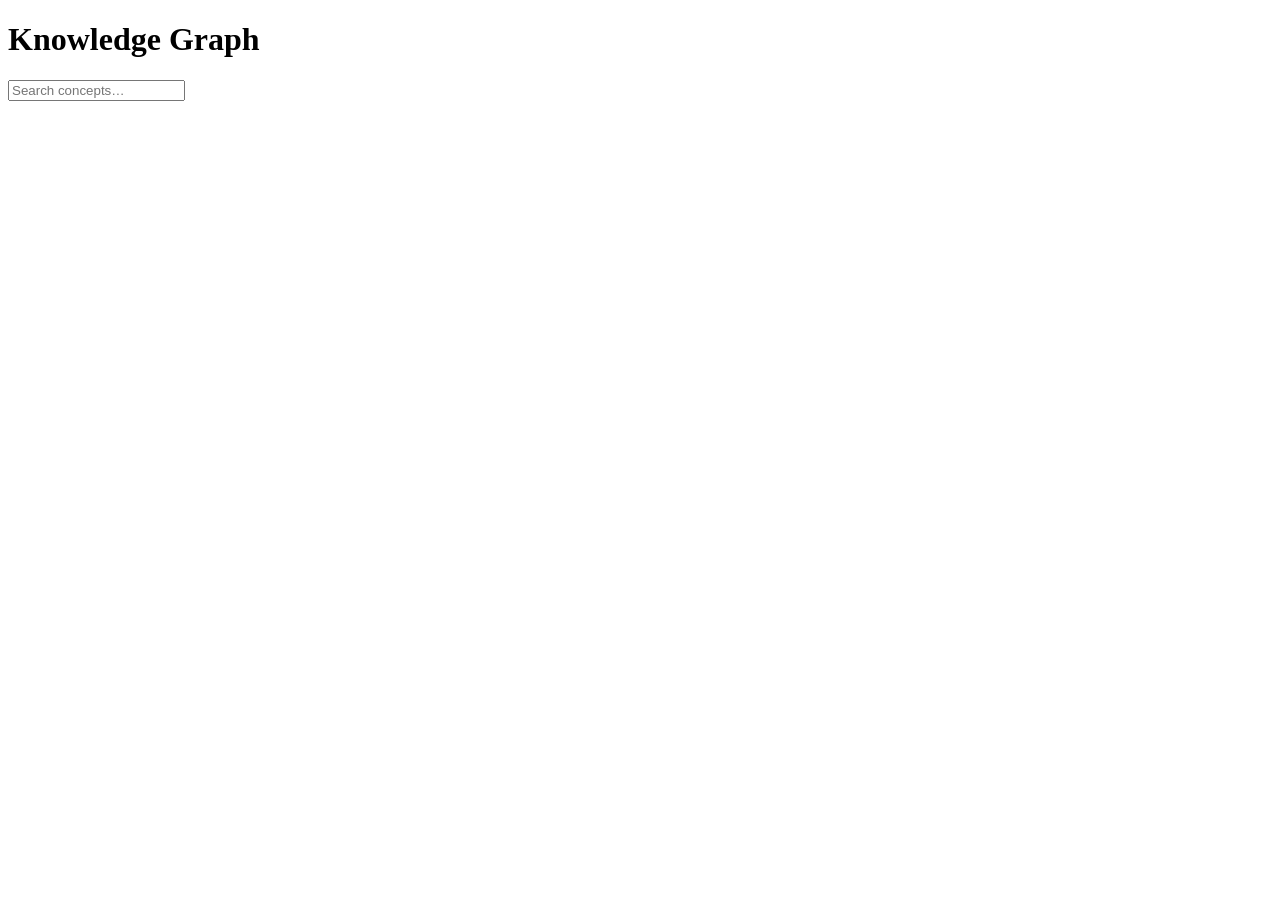
<file: viewer/template.html>
<!DOCTYPE html>
<html lang="en">
<head>
  <meta charset="utf-8">
  <meta name="viewport" content="width=device-width, initial-scale=1">
  <meta http-equiv="Content-Security-Policy" content="default-src 'none'; script-src 'unsafe-inline'; style-src 'unsafe-inline'; img-src data:; connect-src 'none'; object-src 'none'; base-uri 'none'; form-action 'none'">
  <meta name="referrer" content="no-referrer">
  <title>Knowledge Graph</title>
  <style>
/*__VIZ_CSS__*/
  </style>
</head>
<body>
  <header id="topbar">
    <div id="title-block">
      <h1 id="kg-title">Knowledge Graph</h1>
      <div id="kg-sub"></div>
    </div>
    <div id="kg-chips"></div>
    <input id="search" type="search" placeholder="Search concepts…" autocomplete="off" spellcheck="false">
  </header>

  <div id="main">
    <div id="graph-wrap">
      <div id="cy"></div>
      <div id="legend"></div>
    </div>
    <aside id="side">
      <div id="detail"></div>
    </aside>
  </div>

  <script id="kd-graph-data" type="application/json">/*__GRAPH_DATA__*/</script>
  <script>
/*__VIZ_JS__*/
  </script>
</body>
</html>
</file>
<file: base.css>
/* base.css */
*, *::before, *::after { box-sizing: border-box; margin: 0; padding: 0; }

html {
  -moz-text-size-adjust: none;
  -webkit-text-size-adjust: none;
  text-size-adjust: none;
  -webkit-font-smoothing: antialiased;
  -moz-osx-font-smoothing: grayscale;
  text-rendering: optimizeLegibility;
  scroll-behavior: smooth;
  hanging-punctuation: first last;
  scroll-padding-top: var(--space-16);
}

body {
  min-height: 100dvh;
  line-height: 1.6;
  font-family: var(--font-body, sans-serif);
  font-size: var(--text-base);
  color: var(--color-text);
  background-color: var(--color-bg);
}

img, picture, video, canvas, svg { display: block; max-width: 100%; height: auto; }
ul[role="list"], ol[role="list"] { list-style: none; }
input, button, textarea, select { font: inherit; color: inherit; }

h1, h2, h3, h4, h5, h6 { text-wrap: balance; line-height: 1.15; }
p, li, figcaption { text-wrap: pretty; max-width: 72ch; }

::selection {
  background: oklch(from var(--color-primary) l c h / 0.25);
  color: var(--color-text);
}

:focus-visible {
  outline: 2px solid var(--color-primary);
  outline-offset: 3px;
  border-radius: var(--radius-sm);
}

@media (prefers-reduced-motion: reduce) {
  *, *::before, *::after {
    animation-duration: 0.01ms !important;
    animation-iteration-count: 1 !important;
    transition-duration: 0.01ms !important;
    scroll-behavior: auto !important;
  }
}

button { cursor: pointer; background: none; border: none; }
table { border-collapse: collapse; width: 100%; }

a, button, [role="button"], [role="link"], input, textarea, select {
  transition: color var(--transition-interactive),
              background var(--transition-interactive),
              border-color var(--transition-interactive),
              box-shadow var(--transition-interactive);
}

.sr-only {
  position: absolute; width: 1px; height: 1px; padding: 0; margin: -1px;
  overflow: hidden; clip: rect(0, 0, 0, 0); white-space: nowrap; border-width: 0;
}
</file>
<file: style.css>
/* ========================================
   Knowledge Distiller — Design Tokens & Styles
   Art direction: Developer tool, terminal aesthetic,
   dark-first, monospace accents, graph/node metaphor
   ======================================== */

/* -- Type Scale (Fluid) -- */
:root {
  --text-xs:   clamp(0.75rem,  0.7rem  + 0.25vw, 0.875rem);
  --text-sm:   clamp(0.875rem, 0.8rem  + 0.35vw, 1rem);
  --text-base: clamp(1rem,     0.95rem + 0.25vw, 1.125rem);
  --text-lg:   clamp(1.125rem, 1rem    + 0.75vw, 1.5rem);
  --text-xl:   clamp(1.5rem,   1.2rem  + 1.25vw, 2.25rem);
  --text-2xl:  clamp(2rem,     1.2rem  + 2.5vw,  3.5rem);
  --text-3xl:  clamp(2.5rem,   1rem    + 4vw,    5rem);

  /* -- Spacing (4px base) -- */
  --space-1:  0.25rem;
  --space-2:  0.5rem;
  --space-3:  0.75rem;
  --space-4:  1rem;
  --space-5:  1.25rem;
  --space-6:  1.5rem;
  --space-8:  2rem;
  --space-10: 2.5rem;
  --space-12: 3rem;
  --space-16: 4rem;
  --space-20: 5rem;
  --space-24: 6rem;
  --space-32: 8rem;

  /* -- Fonts -- */
  --font-display: 'Geist', 'Inter', sans-serif;
  --font-body: 'Geist', 'Inter', sans-serif;
  --font-mono: 'Geist Mono', 'JetBrains Mono', 'SF Mono', monospace;

  /* -- Radius -- */
  --radius-sm: 0.375rem;
  --radius-md: 0.5rem;
  --radius-lg: 0.75rem;
  --radius-xl: 1rem;
  --radius-full: 9999px;

  /* -- Transitions -- */
  --transition-interactive: 180ms cubic-bezier(0.16, 1, 0.3, 1);

  /* -- Content Widths -- */
  --content-narrow: 640px;
  --content-default: 960px;
  --content-wide: 1200px;
}

/* ========================================
   Color Palette — Slate/Emerald Developer Theme
   Dark-first: dark mode is the default identity,
   light mode is the accessible companion
   ======================================== */

/* Dark mode (default identity) */
:root, [data-theme="dark"] {
  --color-bg:             #0a0f0d;
  --color-surface:        #111916;
  --color-surface-2:      #17211d;
  --color-surface-offset: #0e1412;
  --color-divider:        #1e2b26;
  --color-border:         #2a3b34;

  --color-text:           #d4e0da;
  --color-text-muted:     #7a8f85;
  --color-text-faint:     #4a5e54;
  --color-text-inverse:   #0a0f0d;

  --color-primary:        #34d399;
  --color-primary-hover:  #6ee7b7;
  --color-primary-active: #10b981;
  --color-primary-highlight: #1a3329;

  --color-amber:          #f59e0b;
  --color-blue:           #38bdf8;
  --color-purple:         #a78bfa;

  --shadow-sm: 0 1px 2px oklch(0 0 0 / 0.3);
  --shadow-md: 0 4px 12px oklch(0 0 0 / 0.4);
  --shadow-lg: 0 12px 32px oklch(0 0 0 / 0.5);
}

/* Light mode */
[data-theme="light"] {
  --color-bg:             #f4f8f6;
  --color-surface:        #ffffff;
  --color-surface-2:      #f0f5f2;
  --color-surface-offset: #e8eeeb;
  --color-divider:        #d5ddd9;
  --color-border:         #c2cdc7;

  --color-text:           #1a2520;
  --color-text-muted:     #5a6e64;
  --color-text-faint:     #9aaa9f;
  --color-text-inverse:   #f4f8f6;

  --color-primary:        #059669;
  --color-primary-hover:  #047857;
  --color-primary-active: #065f46;
  --color-primary-highlight: #d1fae5;

  --color-amber:          #d97706;
  --color-blue:           #0284c7;
  --color-purple:         #7c3aed;

  --shadow-sm: 0 1px 2px oklch(0.2 0.01 160 / 0.06);
  --shadow-md: 0 4px 12px oklch(0.2 0.01 160 / 0.08);
  --shadow-lg: 0 12px 32px oklch(0.2 0.01 160 / 0.12);
}

@media (prefers-color-scheme: light) {
  :root:not([data-theme]) {
    --color-bg:             #f4f8f6;
    --color-surface:        #ffffff;
    --color-surface-2:      #f0f5f2;
    --color-surface-offset: #e8eeeb;
    --color-divider:        #d5ddd9;
    --color-border:         #c2cdc7;
    --color-text:           #1a2520;
    --color-text-muted:     #5a6e64;
    --color-text-faint:     #9aaa9f;
    --color-text-inverse:   #f4f8f6;
    --color-primary:        #059669;
    --color-primary-hover:  #047857;
    --color-primary-active: #065f46;
    --color-primary-highlight: #d1fae5;
    --color-amber:          #d97706;
    --color-blue:           #0284c7;
    --color-purple:         #7c3aed;
    --shadow-sm: 0 1px 2px oklch(0.2 0.01 160 / 0.06);
    --shadow-md: 0 4px 12px oklch(0.2 0.01 160 / 0.08);
    --shadow-lg: 0 12px 32px oklch(0.2 0.01 160 / 0.12);
  }
}

/* ========================================
   Global Styles
   ======================================== */

body {
  font-family: var(--font-body);
  overflow-x: hidden;
}

.container {
  max-width: var(--content-wide);
  margin-inline: auto;
  padding-inline: var(--space-4);
}

.container--narrow {
  max-width: var(--content-default);
}

a {
  color: var(--color-primary);
  text-decoration: none;
}
a:hover { text-decoration: underline; }

code, .mono {
  font-family: var(--font-mono);
}

/* ========================================
   Header / Nav
   ======================================== */

.header {
  position: sticky;
  top: 0;
  z-index: 50;
  background: oklch(from var(--color-bg) l c h / 0.9);
  backdrop-filter: blur(12px);
  border-bottom: 1px solid var(--color-divider);
  padding: var(--space-3) 0;
}

.header__inner {
  display: flex;
  align-items: center;
  justify-content: space-between;
  gap: var(--space-4);
}

.header__logo {
  display: flex;
  align-items: center;
  gap: var(--space-2);
  font-family: var(--font-mono);
  font-size: var(--text-sm);
  font-weight: 600;
  color: var(--color-text);
  text-decoration: none;
}
.header__logo:hover { text-decoration: none; }

.header__nav {
  display: flex;
  align-items: center;
  gap: var(--space-4);
}

.header__nav a {
  font-size: var(--text-sm);
  color: var(--color-text-muted);
  text-decoration: none;
}
.header__nav a:hover {
  color: var(--color-text);
  text-decoration: none;
}

.theme-toggle {
  width: 36px;
  height: 36px;
  display: flex;
  align-items: center;
  justify-content: center;
  color: var(--color-text-muted);
  border-radius: var(--radius-md);
}
.theme-toggle:hover {
  color: var(--color-text);
  background: var(--color-surface);
}

/* ========================================
   Hero
   ======================================== */

.hero {
  padding: clamp(var(--space-16), 10vw, var(--space-32)) 0 clamp(var(--space-12), 8vw, var(--space-24));
  text-align: left;
}

.hero__badge {
  display: inline-flex;
  align-items: center;
  gap: var(--space-2);
  font-family: var(--font-mono);
  font-size: var(--text-xs);
  color: var(--color-primary);
  background: var(--color-primary-highlight);
  padding: var(--space-1) var(--space-3);
  border-radius: var(--radius-full);
  margin-bottom: var(--space-6);
  border: 1px solid oklch(from var(--color-primary) l c h / 0.2);
}

.hero__title {
  font-family: var(--font-display);
  font-size: var(--text-3xl);
  font-weight: 700;
  letter-spacing: -0.03em;
  color: var(--color-text);
  margin-bottom: var(--space-4);
  max-width: 16ch;
}

.hero__accent {
  color: var(--color-primary);
}

.hero__subtitle {
  font-size: var(--text-lg);
  color: var(--color-text-muted);
  max-width: 52ch;
  margin-bottom: var(--space-8);
  line-height: 1.5;
}

.hero__actions {
  display: flex;
  flex-wrap: wrap;
  gap: var(--space-3);
  margin-bottom: var(--space-12);
}

.btn {
  display: inline-flex;
  align-items: center;
  gap: var(--space-2);
  font-family: var(--font-mono);
  font-size: var(--text-sm);
  font-weight: 500;
  padding: var(--space-2) var(--space-5);
  border-radius: var(--radius-md);
  text-decoration: none;
  white-space: nowrap;
}

.btn--primary {
  background: var(--color-primary);
  color: var(--color-text-inverse);
}
.btn--primary:hover {
  background: var(--color-primary-hover);
  text-decoration: none;
}

.btn--secondary {
  background: var(--color-surface);
  color: var(--color-text);
  border: 1px solid var(--color-border);
}
.btn--secondary:hover {
  background: var(--color-surface-2);
  text-decoration: none;
}

/* Install command block */
.install-cmd {
  display: inline-flex;
  align-items: center;
  gap: var(--space-3);
  font-family: var(--font-mono);
  font-size: var(--text-sm);
  color: var(--color-text-muted);
  background: var(--color-surface);
  border: 1px solid var(--color-border);
  border-radius: var(--radius-md);
  padding: var(--space-2) var(--space-4);
}

.install-cmd__text {
  user-select: all;
}

.install-cmd__copy {
  color: var(--color-text-faint);
  padding: var(--space-1);
  border-radius: var(--radius-sm);
}
.install-cmd__copy:hover {
  color: var(--color-primary);
  background: var(--color-primary-highlight);
}

/* ========================================
   Dual Output Visualization
   ======================================== */

.dual-output {
  padding: clamp(var(--space-12), 8vw, var(--space-24)) 0;
}

.dual-output__grid {
  display: grid;
  grid-template-columns: 1fr;
  gap: var(--space-6);
}

@media (min-width: 768px) {
  .dual-output__grid {
    grid-template-columns: 1fr 1fr;
    gap: var(--space-4);
  }
}

.output-card {
  background: var(--color-surface);
  border: 1px solid var(--color-border);
  border-radius: var(--radius-lg);
  overflow: hidden;
}

.output-card__header {
  display: flex;
  align-items: center;
  gap: var(--space-2);
  padding: var(--space-3) var(--space-4);
  border-bottom: 1px solid var(--color-divider);
  background: var(--color-surface-offset);
}

.output-card__dot {
  width: 8px;
  height: 8px;
  border-radius: 50%;
}
.output-card__dot--md { background: var(--color-primary); }
.output-card__dot--json { background: var(--color-amber); }

.output-card__filename {
  font-family: var(--font-mono);
  font-size: var(--text-xs);
  color: var(--color-text-muted);
}

.output-card__tag {
  margin-left: auto;
  font-family: var(--font-mono);
  font-size: 11px;
  color: var(--color-text-faint);
  background: var(--color-surface);
  padding: 2px var(--space-2);
  border-radius: var(--radius-sm);
  border: 1px solid var(--color-divider);
}

.output-card__body {
  padding: var(--space-4);
  font-family: var(--font-mono);
  font-size: clamp(0.7rem, 0.65rem + 0.25vw, 0.8125rem);
  line-height: 1.65;
  color: var(--color-text-muted);
  overflow-x: auto;
  max-height: 420px;
  overflow-y: auto;
}

.output-card__body pre {
  white-space: pre;
  tab-size: 2;
}

.code-key { color: var(--color-blue); }
.code-str { color: var(--color-primary); }
.code-num { color: var(--color-amber); }
.code-comment { color: var(--color-text-faint); font-style: italic; }
.code-heading { color: var(--color-text); font-weight: 600; }
.code-link { color: var(--color-purple); }
.code-badge { color: var(--color-amber); }
.code-meta { color: var(--color-text-faint); }

/* ========================================
   Section: How It Works
   ======================================== */

.section {
  padding: clamp(var(--space-12), 8vw, var(--space-24)) 0;
}

.section__label {
  font-family: var(--font-mono);
  font-size: var(--text-xs);
  color: var(--color-primary);
  text-transform: uppercase;
  letter-spacing: 0.1em;
  margin-bottom: var(--space-2);
}

.section__title {
  font-family: var(--font-display);
  font-size: var(--text-xl);
  font-weight: 700;
  color: var(--color-text);
  margin-bottom: var(--space-8);
}

.pipeline {
  display: grid;
  grid-template-columns: 1fr;
  gap: var(--space-4);
}

@media (min-width: 768px) {
  .pipeline {
    grid-template-columns: repeat(3, 1fr);
  }
}

@media (min-width: 1024px) {
  .pipeline {
    grid-template-columns: repeat(7, 1fr);
  }
}

.pipeline__step {
  display: flex;
  flex-direction: column;
  gap: var(--space-2);
  padding: var(--space-4);
  background: var(--color-surface);
  border: 1px solid var(--color-border);
  border-radius: var(--radius-md);
  position: relative;
}

.pipeline__number {
  font-family: var(--font-mono);
  font-size: var(--text-xs);
  color: var(--color-primary);
  font-weight: 600;
}

.pipeline__name {
  font-size: var(--text-sm);
  font-weight: 600;
  color: var(--color-text);
}

.pipeline__desc {
  font-size: var(--text-xs);
  color: var(--color-text-muted);
  line-height: 1.5;
}

/* ========================================
   Features Grid
   ======================================== */

.features-grid {
  display: grid;
  grid-template-columns: 1fr;
  gap: var(--space-4);
}

@media (min-width: 640px) {
  .features-grid {
    grid-template-columns: 1fr 1fr;
  }
}

@media (min-width: 1024px) {
  .features-grid {
    grid-template-columns: 1fr 1fr 1fr;
  }
}

.feature-card {
  padding: var(--space-6);
  background: var(--color-surface);
  border: 1px solid var(--color-border);
  border-radius: var(--radius-lg);
}

.feature-card__icon {
  font-family: var(--font-mono);
  font-size: var(--text-lg);
  color: var(--color-primary);
  margin-bottom: var(--space-3);
  width: 40px;
  height: 40px;
  display: flex;
  align-items: center;
  justify-content: center;
}

.feature-card__title {
  font-size: var(--text-sm);
  font-weight: 600;
  color: var(--color-text);
  margin-bottom: var(--space-2);
}

.feature-card__desc {
  font-size: var(--text-xs);
  color: var(--color-text-muted);
  line-height: 1.55;
}

/* ========================================
   Graph Schema Section
   ======================================== */

.schema-block {
  background: var(--color-surface);
  border: 1px solid var(--color-border);
  border-radius: var(--radius-lg);
  overflow: hidden;
}

.schema-block__header {
  display: flex;
  align-items: center;
  gap: var(--space-2);
  padding: var(--space-3) var(--space-4);
  background: var(--color-surface-offset);
  border-bottom: 1px solid var(--color-divider);
  font-family: var(--font-mono);
  font-size: var(--text-xs);
  color: var(--color-text-muted);
}

.schema-block__body {
  padding: var(--space-4);
  font-family: var(--font-mono);
  font-size: clamp(0.7rem, 0.65rem + 0.25vw, 0.8125rem);
  line-height: 1.65;
  color: var(--color-text-muted);
  overflow-x: auto;
}

.schema-block__body pre {
  white-space: pre;
}

/* ========================================
   Supported Formats
   ======================================== */

.formats-list {
  display: flex;
  flex-wrap: wrap;
  gap: var(--space-2);
}

.format-tag {
  display: inline-flex;
  align-items: center;
  gap: var(--space-1);
  font-family: var(--font-mono);
  font-size: var(--text-xs);
  color: var(--color-text-muted);
  background: var(--color-surface);
  border: 1px solid var(--color-border);
  padding: var(--space-1) var(--space-3);
  border-radius: var(--radius-full);
}

/* ========================================
   Edge Types Table
   ======================================== */

.edge-table {
  width: 100%;
  font-size: var(--text-sm);
}

.edge-table th {
  text-align: left;
  padding: var(--space-2) var(--space-3);
  font-weight: 600;
  color: var(--color-text);
  border-bottom: 2px solid var(--color-border);
  font-size: var(--text-xs);
  text-transform: uppercase;
  letter-spacing: 0.05em;
}

.edge-table td {
  padding: var(--space-2) var(--space-3);
  border-bottom: 1px solid var(--color-divider);
  color: var(--color-text-muted);
  font-size: var(--text-xs);
}

.edge-table td:first-child {
  font-family: var(--font-mono);
  color: var(--color-primary);
  font-weight: 500;
  white-space: nowrap;
}

/* ========================================
   Footer
   ======================================== */

.footer {
  padding: var(--space-12) 0 var(--space-8);
  border-top: 1px solid var(--color-divider);
}

.footer__inner {
  display: flex;
  flex-direction: column;
  gap: var(--space-4);
}

@media (min-width: 640px) {
  .footer__inner {
    flex-direction: row;
    justify-content: space-between;
    align-items: center;
  }
}

.footer__text {
  font-size: var(--text-xs);
  color: var(--color-text-faint);
}

.footer__text a {
  color: var(--color-text-muted);
}

.footer__links {
  display: flex;
  gap: var(--space-4);
}

.footer__links a {
  font-size: var(--text-xs);
  color: var(--color-text-muted);
}

/* ========================================
   Scroll Animations
   ======================================== */

.fade-in {
  opacity: 0;
  transform: translateY(12px);
  transition: opacity 0.5s cubic-bezier(0.16, 1, 0.3, 1),
              transform 0.5s cubic-bezier(0.16, 1, 0.3, 1);
}

.fade-in.visible {
  opacity: 1;
  transform: translateY(0);
}

/* ========================================
   Interactive Graph Viz
   ======================================== */

.graph-viz {
  position: relative;
  width: 100%;
  height: 340px;
  background: var(--color-surface);
  border: 1px solid var(--color-border);
  border-radius: var(--radius-lg);
  overflow: hidden;
  margin-bottom: var(--space-6);
}

.graph-viz canvas {
  width: 100%;
  height: 100%;
}

/* ========================================
   Divider with label
   ======================================== */

.divider-label {
  display: flex;
  align-items: center;
  gap: var(--space-3);
  margin: var(--space-6) 0;
  font-family: var(--font-mono);
  font-size: var(--text-xs);
  color: var(--color-text-faint);
}

.divider-label::before,
.divider-label::after {
  content: '';
  flex: 1;
  height: 1px;
  background: var(--color-divider);
}

/* ========================================
   Two-column layout sections
   ======================================== */

.two-col {
  display: grid;
  grid-template-columns: 1fr;
  gap: var(--space-8);
  align-items: start;
}

@media (min-width: 768px) {
  .two-col {
    grid-template-columns: 1fr 1fr;
    gap: var(--space-12);
  }
}

.two-col--wide-right {
  grid-template-columns: 1fr;
}

@media (min-width: 768px) {
  .two-col--wide-right {
    grid-template-columns: 5fr 7fr;
  }
}

/* ========================================
   Timeline (Version History)
   ======================================== */

.timeline {
  position: relative;
  padding-left: var(--space-8);
}

.timeline::before {
  content: '';
  position: absolute;
  left: 7px;
  top: var(--space-2);
  bottom: var(--space-2);
  width: 1px;
  background: var(--color-border);
}

.timeline__item {
  position: relative;
  padding-bottom: var(--space-8);
}

.timeline__item:last-child {
  padding-bottom: 0;
}

.timeline__marker {
  position: absolute;
  left: calc(-1 * var(--space-8) + 3px);
  top: 6px;
  width: 9px;
  height: 9px;
  border-radius: 50%;
  background: var(--color-border);
  border: 2px solid var(--color-bg);
  z-index: 1;
}

.timeline__item--active .timeline__marker {
  background: var(--color-primary);
  box-shadow: 0 0 0 3px var(--color-primary-highlight);
}

.timeline__content {
  padding: var(--space-4);
  background: var(--color-surface);
  border: 1px solid var(--color-border);
  border-radius: var(--radius-md);
}

.timeline__item--active .timeline__content {
  border-color: oklch(from var(--color-primary) l c h / 0.3);
}

.timeline__header {
  display: flex;
  align-items: center;
  gap: var(--space-3);
  margin-bottom: var(--space-2);
}

.timeline__version {
  font-family: var(--font-mono);
  font-size: var(--text-xs);
  font-weight: 600;
  color: var(--color-primary);
  background: var(--color-primary-highlight);
  padding: 1px var(--space-2);
  border-radius: var(--radius-sm);
}

.timeline__date {
  font-family: var(--font-mono);
  font-size: var(--text-xs);
  color: var(--color-text-faint);
}

.timeline__title {
  font-size: var(--text-sm);
  font-weight: 600;
  color: var(--color-text);
  margin-bottom: var(--space-1);
}

.timeline__desc {
  font-size: var(--text-xs);
  color: var(--color-text-muted);
  line-height: 1.6;
}

.timeline__desc code {
  font-family: var(--font-mono);
  font-size: 0.85em;
  color: var(--color-primary);
  background: var(--color-primary-highlight);
  padding: 1px var(--space-1);
  border-radius: var(--radius-sm);
}

/* ========================================
   Hero badge separator
   ======================================== */

.hero__badge span + span::before {
  content: '\00B7';
  margin-right: var(--space-2);
  color: oklch(from var(--color-primary) l c h / 0.4);
}

/* ========================================
   Temporal Dimension Section (v3.1)
   ======================================== */

.temporal-formats {
  display: flex;
  flex-wrap: wrap;
  gap: var(--space-2);
}

.temporal-capabilities {
  display: flex;
  flex-direction: column;
  gap: var(--space-3);
}

.temporal-cap {
  display: flex;
  align-items: center;
  gap: var(--space-3);
  font-size: var(--text-sm);
  color: var(--color-text-muted);
  padding: var(--space-3) var(--space-4);
  background: var(--color-surface);
  border: 1px solid var(--color-border);
  border-radius: var(--radius-md);
}

.temporal-cap svg {
  flex-shrink: 0;
}

/* Nav mobile */
@media (max-width: 640px) {
  .header__nav { display: none; }
}
</file>
<file: docs/base.css>
/* base.css */
*, *::before, *::after { box-sizing: border-box; margin: 0; padding: 0; }

html {
  -moz-text-size-adjust: none;
  -webkit-text-size-adjust: none;
  text-size-adjust: none;
  -webkit-font-smoothing: antialiased;
  -moz-osx-font-smoothing: grayscale;
  text-rendering: optimizeLegibility;
  scroll-behavior: smooth;
  hanging-punctuation: first last;
  scroll-padding-top: var(--space-16);
}

body {
  min-height: 100dvh;
  line-height: 1.6;
  font-family: var(--font-body, sans-serif);
  font-size: var(--text-base);
  color: var(--color-text);
  background-color: var(--color-bg);
}

img, picture, video, canvas, svg { display: block; max-width: 100%; height: auto; }
ul[role="list"], ol[role="list"] { list-style: none; }
input, button, textarea, select { font: inherit; color: inherit; }

h1, h2, h3, h4, h5, h6 { text-wrap: balance; line-height: 1.15; }
p, li, figcaption { text-wrap: pretty; max-width: 72ch; }

::selection {
  background: oklch(from var(--color-primary) l c h / 0.25);
  color: var(--color-text);
}

:focus-visible {
  outline: 2px solid var(--color-primary);
  outline-offset: 3px;
  border-radius: var(--radius-sm);
}

@media (prefers-reduced-motion: reduce) {
  *, *::before, *::after {
    animation-duration: 0.01ms !important;
    animation-iteration-count: 1 !important;
    transition-duration: 0.01ms !important;
    scroll-behavior: auto !important;
  }
}

button { cursor: pointer; background: none; border: none; }
table { border-collapse: collapse; width: 100%; }

a, button, [role="button"], [role="link"], input, textarea, select {
  transition: color var(--transition-interactive),
              background var(--transition-interactive),
              border-color var(--transition-interactive),
              box-shadow var(--transition-interactive);
}

.sr-only {
  position: absolute; width: 1px; height: 1px; padding: 0; margin: -1px;
  overflow: hidden; clip: rect(0, 0, 0, 0); white-space: nowrap; border-width: 0;
}
</file>
<file: docs/style.css>
/* ========================================
   Knowledge Distiller — Design Tokens & Styles
   Art direction: Developer tool, terminal aesthetic,
   dark-first, monospace accents, graph/node metaphor
   ======================================== */

/* -- Type Scale (Fluid) -- */
:root {
  --text-xs:   clamp(0.75rem,  0.7rem  + 0.25vw, 0.875rem);
  --text-sm:   clamp(0.875rem, 0.8rem  + 0.35vw, 1rem);
  --text-base: clamp(1rem,     0.95rem + 0.25vw, 1.125rem);
  --text-lg:   clamp(1.125rem, 1rem    + 0.75vw, 1.5rem);
  --text-xl:   clamp(1.5rem,   1.2rem  + 1.25vw, 2.25rem);
  --text-2xl:  clamp(2rem,     1.2rem  + 2.5vw,  3.5rem);
  --text-3xl:  clamp(2.5rem,   1rem    + 4vw,    5rem);

  /* -- Spacing (4px base) -- */
  --space-1:  0.25rem;
  --space-2:  0.5rem;
  --space-3:  0.75rem;
  --space-4:  1rem;
  --space-5:  1.25rem;
  --space-6:  1.5rem;
  --space-8:  2rem;
  --space-10: 2.5rem;
  --space-12: 3rem;
  --space-16: 4rem;
  --space-20: 5rem;
  --space-24: 6rem;
  --space-32: 8rem;

  /* -- Fonts -- */
  --font-display: 'Geist', 'Inter', sans-serif;
  --font-body: 'Geist', 'Inter', sans-serif;
  --font-mono: 'Geist Mono', 'JetBrains Mono', 'SF Mono', monospace;

  /* -- Radius -- */
  --radius-sm: 0.375rem;
  --radius-md: 0.5rem;
  --radius-lg: 0.75rem;
  --radius-xl: 1rem;
  --radius-full: 9999px;

  /* -- Transitions -- */
  --transition-interactive: 180ms cubic-bezier(0.16, 1, 0.3, 1);

  /* -- Content Widths -- */
  --content-narrow: 640px;
  --content-default: 960px;
  --content-wide: 1200px;
}

/* ========================================
   Color Palette — Slate/Emerald Developer Theme
   Dark-first: dark mode is the default identity,
   light mode is the accessible companion
   ======================================== */

/* Dark mode (default identity) */
:root, [data-theme="dark"] {
  --color-bg:             #0a0f0d;
  --color-surface:        #111916;
  --color-surface-2:      #17211d;
  --color-surface-offset: #0e1412;
  --color-divider:        #1e2b26;
  --color-border:         #2a3b34;

  --color-text:           #d4e0da;
  --color-text-muted:     #7a8f85;
  --color-text-faint:     #4a5e54;
  --color-text-inverse:   #0a0f0d;

  --color-primary:        #34d399;
  --color-primary-hover:  #6ee7b7;
  --color-primary-active: #10b981;
  --color-primary-highlight: #1a3329;

  --color-amber:          #f59e0b;
  --color-blue:           #38bdf8;
  --color-purple:         #a78bfa;

  --shadow-sm: 0 1px 2px oklch(0 0 0 / 0.3);
  --shadow-md: 0 4px 12px oklch(0 0 0 / 0.4);
  --shadow-lg: 0 12px 32px oklch(0 0 0 / 0.5);
}

/* Light mode */
[data-theme="light"] {
  --color-bg:             #f4f8f6;
  --color-surface:        #ffffff;
  --color-surface-2:      #f0f5f2;
  --color-surface-offset: #e8eeeb;
  --color-divider:        #d5ddd9;
  --color-border:         #c2cdc7;

  --color-text:           #1a2520;
  --color-text-muted:     #5a6e64;
  --color-text-faint:     #9aaa9f;
  --color-text-inverse:   #f4f8f6;

  --color-primary:        #059669;
  --color-primary-hover:  #047857;
  --color-primary-active: #065f46;
  --color-primary-highlight: #d1fae5;

  --color-amber:          #d97706;
  --color-blue:           #0284c7;
  --color-purple:         #7c3aed;

  --shadow-sm: 0 1px 2px oklch(0.2 0.01 160 / 0.06);
  --shadow-md: 0 4px 12px oklch(0.2 0.01 160 / 0.08);
  --shadow-lg: 0 12px 32px oklch(0.2 0.01 160 / 0.12);
}

@media (prefers-color-scheme: light) {
  :root:not([data-theme]) {
    --color-bg:             #f4f8f6;
    --color-surface:        #ffffff;
    --color-surface-2:      #f0f5f2;
    --color-surface-offset: #e8eeeb;
    --color-divider:        #d5ddd9;
    --color-border:         #c2cdc7;
    --color-text:           #1a2520;
    --color-text-muted:     #5a6e64;
    --color-text-faint:     #9aaa9f;
    --color-text-inverse:   #f4f8f6;
    --color-primary:        #059669;
    --color-primary-hover:  #047857;
    --color-primary-active: #065f46;
    --color-primary-highlight: #d1fae5;
    --color-amber:          #d97706;
    --color-blue:           #0284c7;
    --color-purple:         #7c3aed;
    --shadow-sm: 0 1px 2px oklch(0.2 0.01 160 / 0.06);
    --shadow-md: 0 4px 12px oklch(0.2 0.01 160 / 0.08);
    --shadow-lg: 0 12px 32px oklch(0.2 0.01 160 / 0.12);
  }
}

/* ========================================
   Global Styles
   ======================================== */

body {
  font-family: var(--font-body);
  overflow-x: hidden;
}

.container {
  max-width: var(--content-wide);
  margin-inline: auto;
  padding-inline: var(--space-4);
}

.container--narrow {
  max-width: var(--content-default);
}

a {
  color: var(--color-primary);
  text-decoration: none;
}
a:hover { text-decoration: underline; }

code, .mono {
  font-family: var(--font-mono);
}

/* ========================================
   Header / Nav
   ======================================== */

.header {
  position: sticky;
  top: 0;
  z-index: 50;
  background: oklch(from var(--color-bg) l c h / 0.9);
  backdrop-filter: blur(12px);
  border-bottom: 1px solid var(--color-divider);
  padding: var(--space-3) 0;
}

.header__inner {
  display: flex;
  align-items: center;
  justify-content: space-between;
  gap: var(--space-4);
}

.header__logo {
  display: flex;
  align-items: center;
  gap: var(--space-2);
  font-family: var(--font-mono);
  font-size: var(--text-sm);
  font-weight: 600;
  color: var(--color-text);
  text-decoration: none;
}
.header__logo:hover { text-decoration: none; }

.header__nav {
  display: flex;
  align-items: center;
  gap: var(--space-4);
}

.header__nav a {
  font-size: var(--text-sm);
  color: var(--color-text-muted);
  text-decoration: none;
}
.header__nav a:hover {
  color: var(--color-text);
  text-decoration: none;
}

.theme-toggle {
  width: 36px;
  height: 36px;
  display: flex;
  align-items: center;
  justify-content: center;
  color: var(--color-text-muted);
  border-radius: var(--radius-md);
}
.theme-toggle:hover {
  color: var(--color-text);
  background: var(--color-surface);
}

/* ========================================
   Hero
   ======================================== */

.hero {
  padding: clamp(var(--space-16), 10vw, var(--space-32)) 0 clamp(var(--space-12), 8vw, var(--space-24));
  text-align: left;
}

.hero__badge {
  display: inline-flex;
  align-items: center;
  gap: var(--space-2);
  font-family: var(--font-mono);
  font-size: var(--text-xs);
  color: var(--color-primary);
  background: var(--color-primary-highlight);
  padding: var(--space-1) var(--space-3);
  border-radius: var(--radius-full);
  margin-bottom: var(--space-6);
  border: 1px solid oklch(from var(--color-primary) l c h / 0.2);
}

.hero__title {
  font-family: var(--font-display);
  font-size: var(--text-3xl);
  font-weight: 700;
  letter-spacing: -0.03em;
  color: var(--color-text);
  margin-bottom: var(--space-4);
  max-width: 16ch;
}

.hero__accent {
  color: var(--color-primary);
}

.hero__subtitle {
  font-size: var(--text-lg);
  color: var(--color-text-muted);
  max-width: 52ch;
  margin-bottom: var(--space-8);
  line-height: 1.5;
}

.hero__actions {
  display: flex;
  flex-wrap: wrap;
  gap: var(--space-3);
  margin-bottom: var(--space-12);
}

.btn {
  display: inline-flex;
  align-items: center;
  gap: var(--space-2);
  font-family: var(--font-mono);
  font-size: var(--text-sm);
  font-weight: 500;
  padding: var(--space-2) var(--space-5);
  border-radius: var(--radius-md);
  text-decoration: none;
  white-space: nowrap;
}

.btn--primary {
  background: var(--color-primary);
  color: var(--color-text-inverse);
}
.btn--primary:hover {
  background: var(--color-primary-hover);
  text-decoration: none;
}

.btn--secondary {
  background: var(--color-surface);
  color: var(--color-text);
  border: 1px solid var(--color-border);
}
.btn--secondary:hover {
  background: var(--color-surface-2);
  text-decoration: none;
}

/* Install command block */
.install-cmd {
  display: inline-flex;
  align-items: center;
  gap: var(--space-3);
  font-family: var(--font-mono);
  font-size: var(--text-sm);
  color: var(--color-text-muted);
  background: var(--color-surface);
  border: 1px solid var(--color-border);
  border-radius: var(--radius-md);
  padding: var(--space-2) var(--space-4);
}

.install-cmd__text {
  user-select: all;
}

.install-cmd__copy {
  color: var(--color-text-faint);
  padding: var(--space-1);
  border-radius: var(--radius-sm);
}
.install-cmd__copy:hover {
  color: var(--color-primary);
  background: var(--color-primary-highlight);
}

/* ========================================
   Dual Output Visualization
   ======================================== */

.dual-output {
  padding: clamp(var(--space-12), 8vw, var(--space-24)) 0;
}

.dual-output__grid {
  display: grid;
  grid-template-columns: 1fr;
  gap: var(--space-6);
}

@media (min-width: 768px) {
  .dual-output__grid {
    grid-template-columns: 1fr 1fr;
    gap: var(--space-4);
  }
}

.output-card {
  background: var(--color-surface);
  border: 1px solid var(--color-border);
  border-radius: var(--radius-lg);
  overflow: hidden;
}

.output-card__header {
  display: flex;
  align-items: center;
  gap: var(--space-2);
  padding: var(--space-3) var(--space-4);
  border-bottom: 1px solid var(--color-divider);
  background: var(--color-surface-offset);
}

.output-card__dot {
  width: 8px;
  height: 8px;
  border-radius: 50%;
}
.output-card__dot--md { background: var(--color-primary); }
.output-card__dot--json { background: var(--color-amber); }

.output-card__filename {
  font-family: var(--font-mono);
  font-size: var(--text-xs);
  color: var(--color-text-muted);
}

.output-card__tag {
  margin-left: auto;
  font-family: var(--font-mono);
  font-size: 11px;
  color: var(--color-text-faint);
  background: var(--color-surface);
  padding: 2px var(--space-2);
  border-radius: var(--radius-sm);
  border: 1px solid var(--color-divider);
}

.output-card__body {
  padding: var(--space-4);
  font-family: var(--font-mono);
  font-size: clamp(0.7rem, 0.65rem + 0.25vw, 0.8125rem);
  line-height: 1.65;
  color: var(--color-text-muted);
  overflow-x: auto;
  max-height: 420px;
  overflow-y: auto;
}

.output-card__body pre {
  white-space: pre;
  tab-size: 2;
}

.code-key { color: var(--color-blue); }
.code-str { color: var(--color-primary); }
.code-num { color: var(--color-amber); }
.code-comment { color: var(--color-text-faint); font-style: italic; }
.code-heading { color: var(--color-text); font-weight: 600; }
.code-link { color: var(--color-purple); }
.code-badge { color: var(--color-amber); }
.code-meta { color: var(--color-text-faint); }

/* ========================================
   Section: How It Works
   ======================================== */

.section {
  padding: clamp(var(--space-12), 8vw, var(--space-24)) 0;
}

.section__label {
  font-family: var(--font-mono);
  font-size: var(--text-xs);
  color: var(--color-primary);
  text-transform: uppercase;
  letter-spacing: 0.1em;
  margin-bottom: var(--space-2);
}

.section__title {
  font-family: var(--font-display);
  font-size: var(--text-xl);
  font-weight: 700;
  color: var(--color-text);
  margin-bottom: var(--space-8);
}

.pipeline {
  display: grid;
  grid-template-columns: 1fr;
  gap: var(--space-4);
}

@media (min-width: 768px) {
  .pipeline {
    grid-template-columns: repeat(3, 1fr);
  }
}

@media (min-width: 1024px) {
  .pipeline {
    grid-template-columns: repeat(7, 1fr);
  }
}

.pipeline__step {
  display: flex;
  flex-direction: column;
  gap: var(--space-2);
  padding: var(--space-4);
  background: var(--color-surface);
  border: 1px solid var(--color-border);
  border-radius: var(--radius-md);
  position: relative;
}

.pipeline__number {
  font-family: var(--font-mono);
  font-size: var(--text-xs);
  color: var(--color-primary);
  font-weight: 600;
}

.pipeline__name {
  font-size: var(--text-sm);
  font-weight: 600;
  color: var(--color-text);
}

.pipeline__desc {
  font-size: var(--text-xs);
  color: var(--color-text-muted);
  line-height: 1.5;
}

/* ========================================
   Features Grid
   ======================================== */

.features-grid {
  display: grid;
  grid-template-columns: 1fr;
  gap: var(--space-4);
}

@media (min-width: 640px) {
  .features-grid {
    grid-template-columns: 1fr 1fr;
  }
}

@media (min-width: 1024px) {
  .features-grid {
    grid-template-columns: 1fr 1fr 1fr;
  }
}

.feature-card {
  padding: var(--space-6);
  background: var(--color-surface);
  border: 1px solid var(--color-border);
  border-radius: var(--radius-lg);
}

.feature-card__icon {
  font-family: var(--font-mono);
  font-size: var(--text-lg);
  color: var(--color-primary);
  margin-bottom: var(--space-3);
  width: 40px;
  height: 40px;
  display: flex;
  align-items: center;
  justify-content: center;
}

.feature-card__title {
  font-size: var(--text-sm);
  font-weight: 600;
  color: var(--color-text);
  margin-bottom: var(--space-2);
}

.feature-card__desc {
  font-size: var(--text-xs);
  color: var(--color-text-muted);
  line-height: 1.55;
}

/* ========================================
   Graph Schema Section
   ======================================== */

.schema-block {
  background: var(--color-surface);
  border: 1px solid var(--color-border);
  border-radius: var(--radius-lg);
  overflow: hidden;
}

.schema-block__header {
  display: flex;
  align-items: center;
  gap: var(--space-2);
  padding: var(--space-3) var(--space-4);
  background: var(--color-surface-offset);
  border-bottom: 1px solid var(--color-divider);
  font-family: var(--font-mono);
  font-size: var(--text-xs);
  color: var(--color-text-muted);
}

.schema-block__body {
  padding: var(--space-4);
  font-family: var(--font-mono);
  font-size: clamp(0.7rem, 0.65rem + 0.25vw, 0.8125rem);
  line-height: 1.65;
  color: var(--color-text-muted);
  overflow-x: auto;
}

.schema-block__body pre {
  white-space: pre;
}

/* ========================================
   Supported Formats
   ======================================== */

.formats-list {
  display: flex;
  flex-wrap: wrap;
  gap: var(--space-2);
}

.format-tag {
  display: inline-flex;
  align-items: center;
  gap: var(--space-1);
  font-family: var(--font-mono);
  font-size: var(--text-xs);
  color: var(--color-text-muted);
  background: var(--color-surface);
  border: 1px solid var(--color-border);
  padding: var(--space-1) var(--space-3);
  border-radius: var(--radius-full);
}

/* ========================================
   Edge Types Table
   ======================================== */

.edge-table {
  width: 100%;
  font-size: var(--text-sm);
}

.edge-table th {
  text-align: left;
  padding: var(--space-2) var(--space-3);
  font-weight: 600;
  color: var(--color-text);
  border-bottom: 2px solid var(--color-border);
  font-size: var(--text-xs);
  text-transform: uppercase;
  letter-spacing: 0.05em;
}

.edge-table td {
  padding: var(--space-2) var(--space-3);
  border-bottom: 1px solid var(--color-divider);
  color: var(--color-text-muted);
  font-size: var(--text-xs);
}

.edge-table td:first-child {
  font-family: var(--font-mono);
  color: var(--color-primary);
  font-weight: 500;
  white-space: nowrap;
}

/* ========================================
   Footer
   ======================================== */

.footer {
  padding: var(--space-12) 0 var(--space-8);
  border-top: 1px solid var(--color-divider);
}

.footer__inner {
  display: flex;
  flex-direction: column;
  gap: var(--space-4);
}

@media (min-width: 640px) {
  .footer__inner {
    flex-direction: row;
    justify-content: space-between;
    align-items: center;
  }
}

.footer__text {
  font-size: var(--text-xs);
  color: var(--color-text-faint);
}

.footer__text a {
  color: var(--color-text-muted);
}

.footer__links {
  display: flex;
  gap: var(--space-4);
}

.footer__links a {
  font-size: var(--text-xs);
  color: var(--color-text-muted);
}

/* ========================================
   Scroll Animations
   ======================================== */

.fade-in {
  opacity: 0;
  transform: translateY(12px);
  transition: opacity 0.5s cubic-bezier(0.16, 1, 0.3, 1),
              transform 0.5s cubic-bezier(0.16, 1, 0.3, 1);
}

.fade-in.visible {
  opacity: 1;
  transform: translateY(0);
}

/* ========================================
   Interactive Graph Viz
   ======================================== */

.graph-viz {
  position: relative;
  width: 100%;
  height: 340px;
  background: var(--color-surface);
  border: 1px solid var(--color-border);
  border-radius: var(--radius-lg);
  overflow: hidden;
  margin-bottom: var(--space-6);
}

.graph-viz canvas {
  width: 100%;
  height: 100%;
}

/* ========================================
   Divider with label
   ======================================== */

.divider-label {
  display: flex;
  align-items: center;
  gap: var(--space-3);
  margin: var(--space-6) 0;
  font-family: var(--font-mono);
  font-size: var(--text-xs);
  color: var(--color-text-faint);
}

.divider-label::before,
.divider-label::after {
  content: '';
  flex: 1;
  height: 1px;
  background: var(--color-divider);
}

/* ========================================
   Two-column layout sections
   ======================================== */

.two-col {
  display: grid;
  grid-template-columns: 1fr;
  gap: var(--space-8);
  align-items: start;
}

@media (min-width: 768px) {
  .two-col {
    grid-template-columns: 1fr 1fr;
    gap: var(--space-12);
  }
}

.two-col--wide-right {
  grid-template-columns: 1fr;
}

@media (min-width: 768px) {
  .two-col--wide-right {
    grid-template-columns: 5fr 7fr;
  }
}

/* ========================================
   Timeline (Version History)
   ======================================== */

.timeline {
  position: relative;
  padding-left: var(--space-8);
}

.timeline::before {
  content: '';
  position: absolute;
  left: 7px;
  top: var(--space-2);
  bottom: var(--space-2);
  width: 1px;
  background: var(--color-border);
}

.timeline__item {
  position: relative;
  padding-bottom: var(--space-8);
}

.timeline__item:last-child {
  padding-bottom: 0;
}

.timeline__marker {
  position: absolute;
  left: calc(-1 * var(--space-8) + 3px);
  top: 6px;
  width: 9px;
  height: 9px;
  border-radius: 50%;
  background: var(--color-border);
  border: 2px solid var(--color-bg);
  z-index: 1;
}

.timeline__item--active .timeline__marker {
  background: var(--color-primary);
  box-shadow: 0 0 0 3px var(--color-primary-highlight);
}

.timeline__content {
  padding: var(--space-4);
  background: var(--color-surface);
  border: 1px solid var(--color-border);
  border-radius: var(--radius-md);
}

.timeline__item--active .timeline__content {
  border-color: oklch(from var(--color-primary) l c h / 0.3);
}

.timeline__header {
  display: flex;
  align-items: center;
  gap: var(--space-3);
  margin-bottom: var(--space-2);
}

.timeline__version {
  font-family: var(--font-mono);
  font-size: var(--text-xs);
  font-weight: 600;
  color: var(--color-primary);
  background: var(--color-primary-highlight);
  padding: 1px var(--space-2);
  border-radius: var(--radius-sm);
}

.timeline__date {
  font-family: var(--font-mono);
  font-size: var(--text-xs);
  color: var(--color-text-faint);
}

.timeline__title {
  font-size: var(--text-sm);
  font-weight: 600;
  color: var(--color-text);
  margin-bottom: var(--space-1);
}

.timeline__desc {
  font-size: var(--text-xs);
  color: var(--color-text-muted);
  line-height: 1.6;
}

.timeline__desc code {
  font-family: var(--font-mono);
  font-size: 0.85em;
  color: var(--color-primary);
  background: var(--color-primary-highlight);
  padding: 1px var(--space-1);
  border-radius: var(--radius-sm);
}

/* ========================================
   Hero badge separator
   ======================================== */

.hero__badge span + span::before {
  content: '\00B7';
  margin-right: var(--space-2);
  color: oklch(from var(--color-primary) l c h / 0.4);
}

/* ========================================
   Temporal Dimension Section (v3.1)
   ======================================== */

.temporal-formats {
  display: flex;
  flex-wrap: wrap;
  gap: var(--space-2);
}

.temporal-capabilities {
  display: flex;
  flex-direction: column;
  gap: var(--space-3);
}

.temporal-cap {
  display: flex;
  align-items: center;
  gap: var(--space-3);
  font-size: var(--text-sm);
  color: var(--color-text-muted);
  padding: var(--space-3) var(--space-4);
  background: var(--color-surface);
  border: 1px solid var(--color-border);
  border-radius: var(--radius-md);
}

.temporal-cap svg {
  flex-shrink: 0;
}

/* Nav mobile */
@media (max-width: 640px) {
  .header__nav { display: none; }
}
</file>
